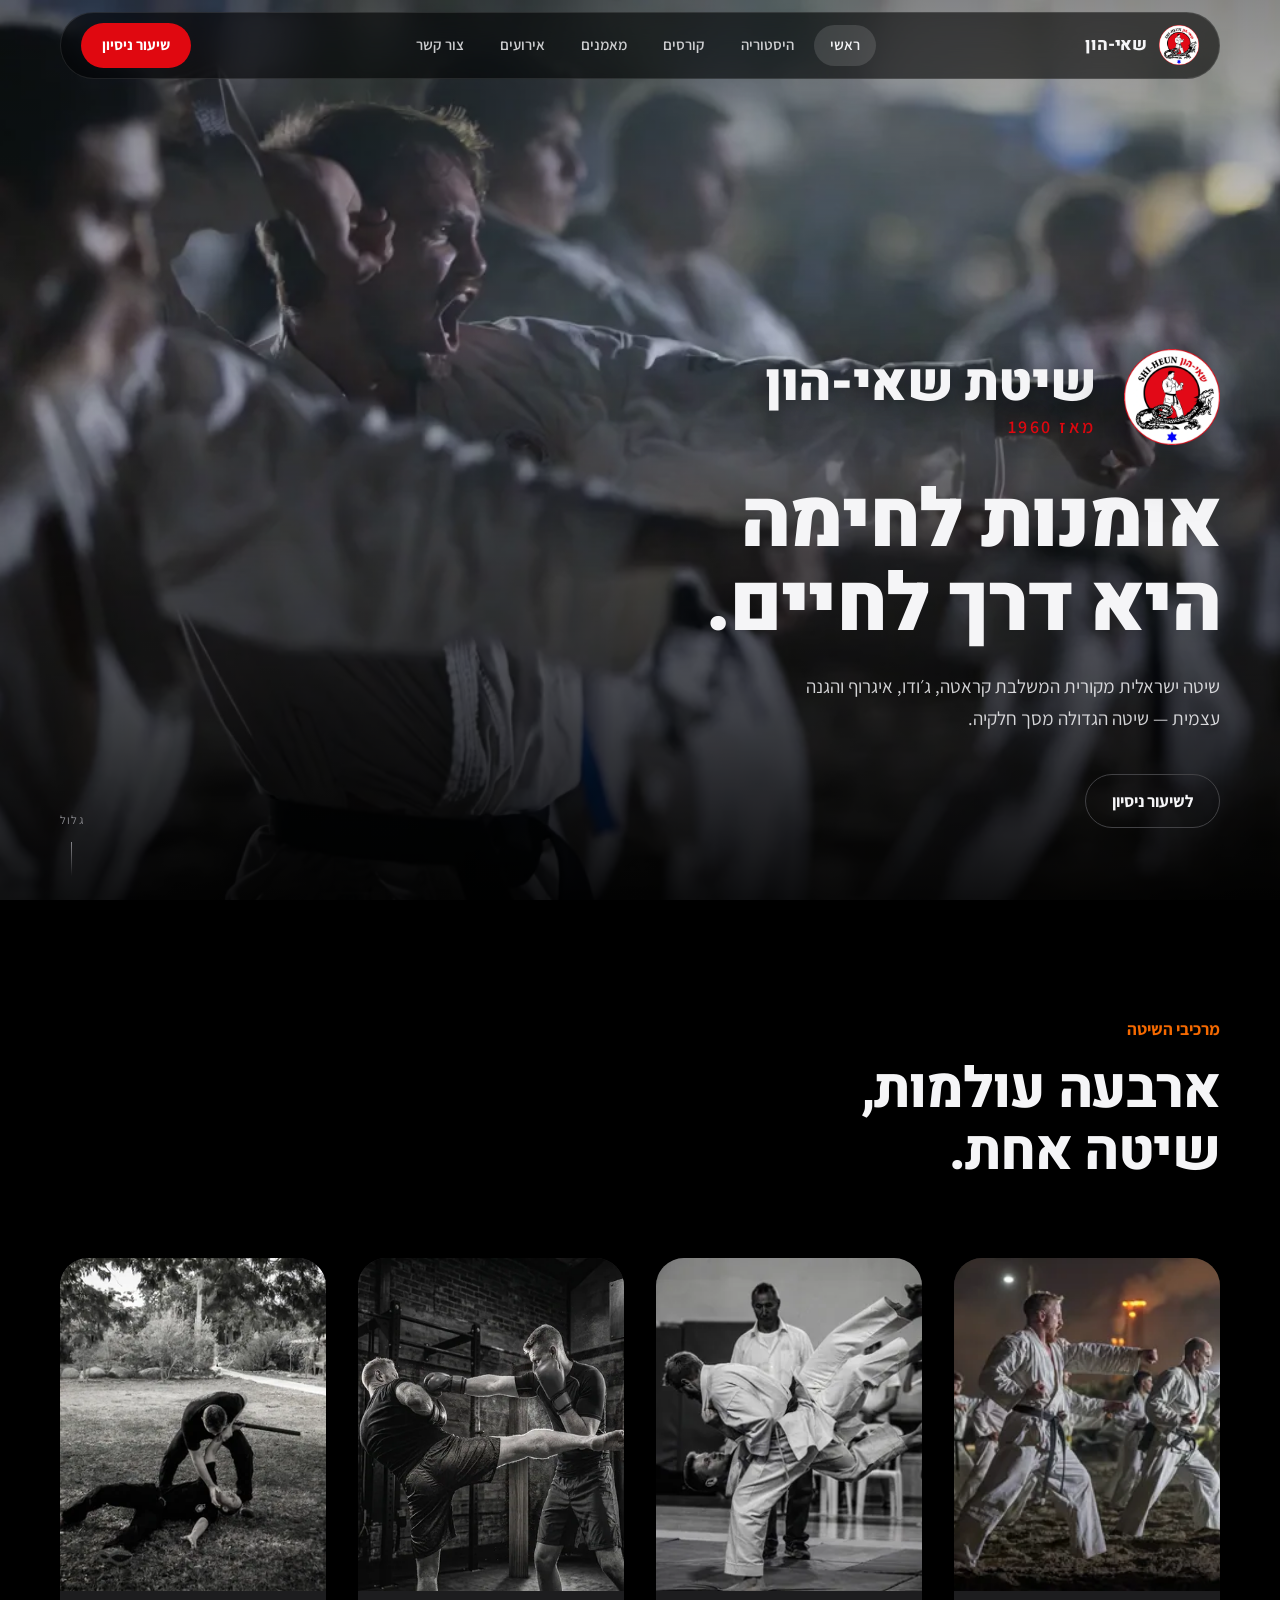
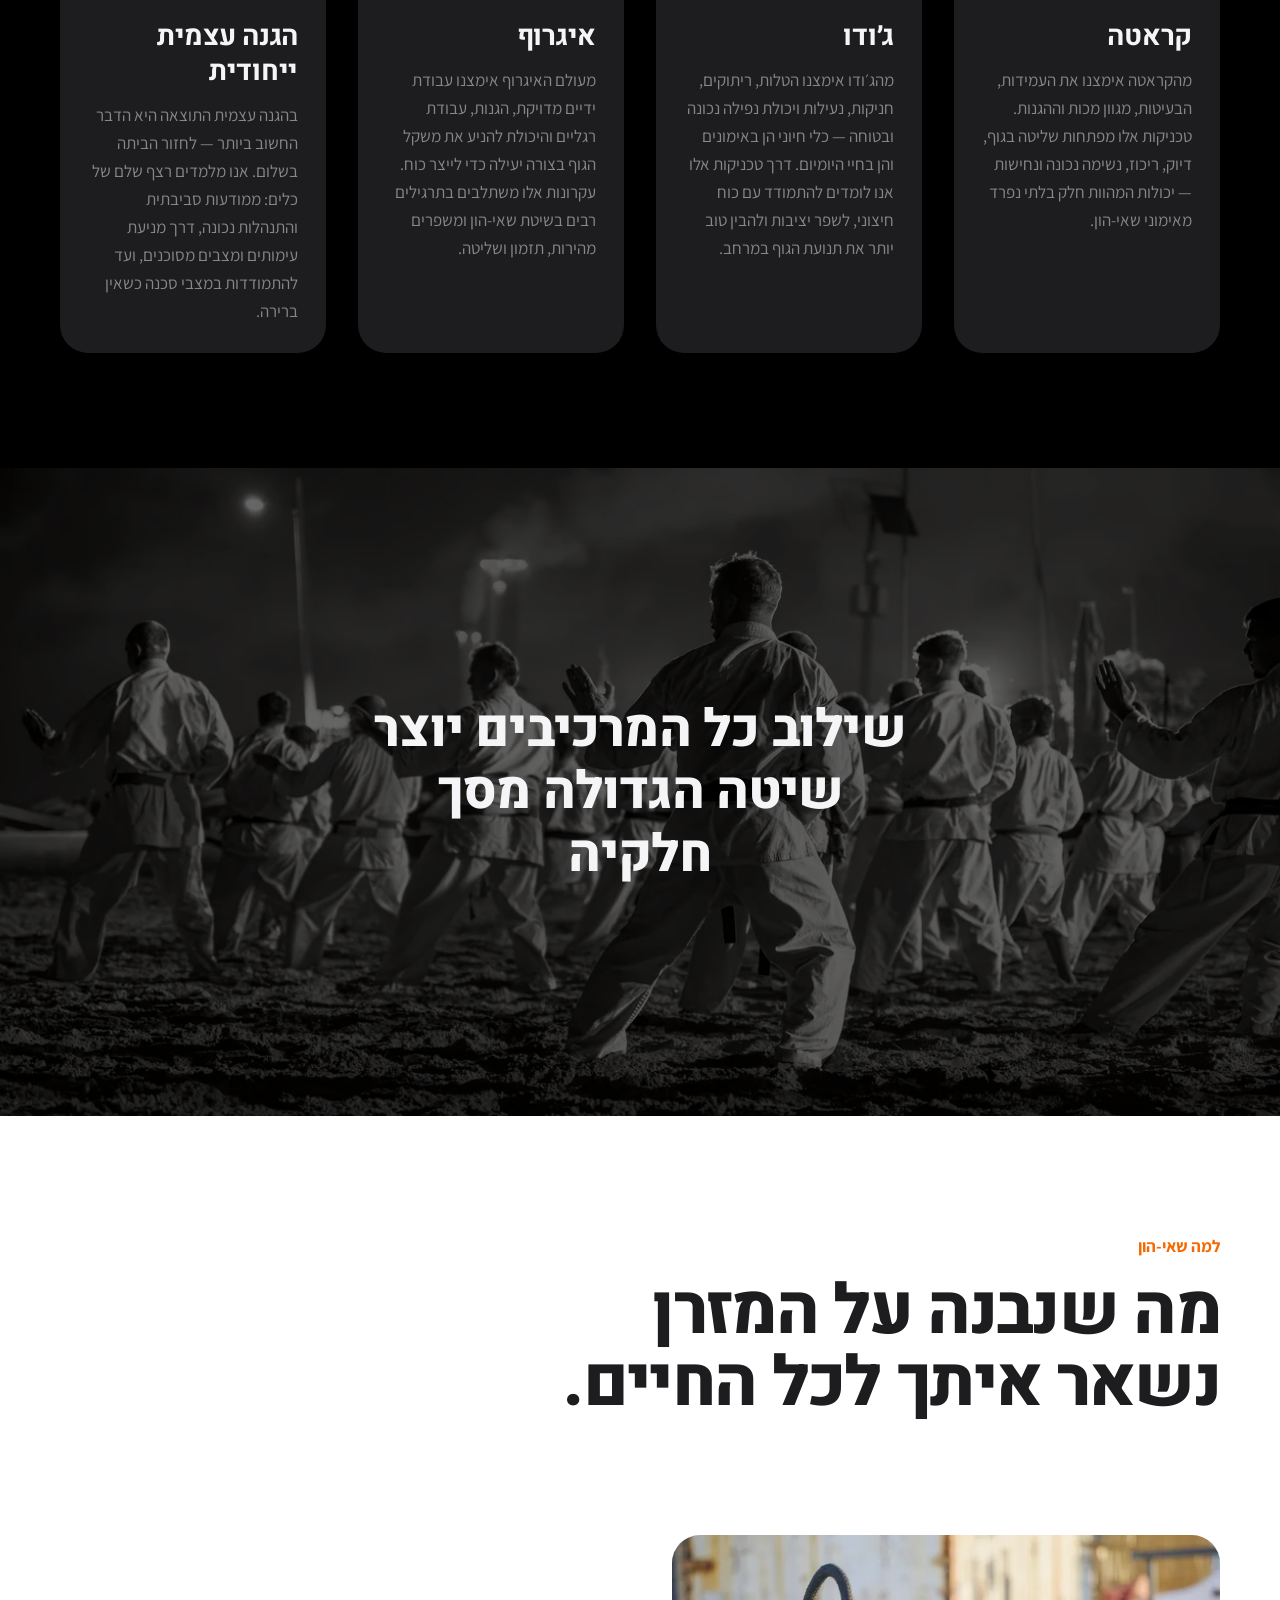
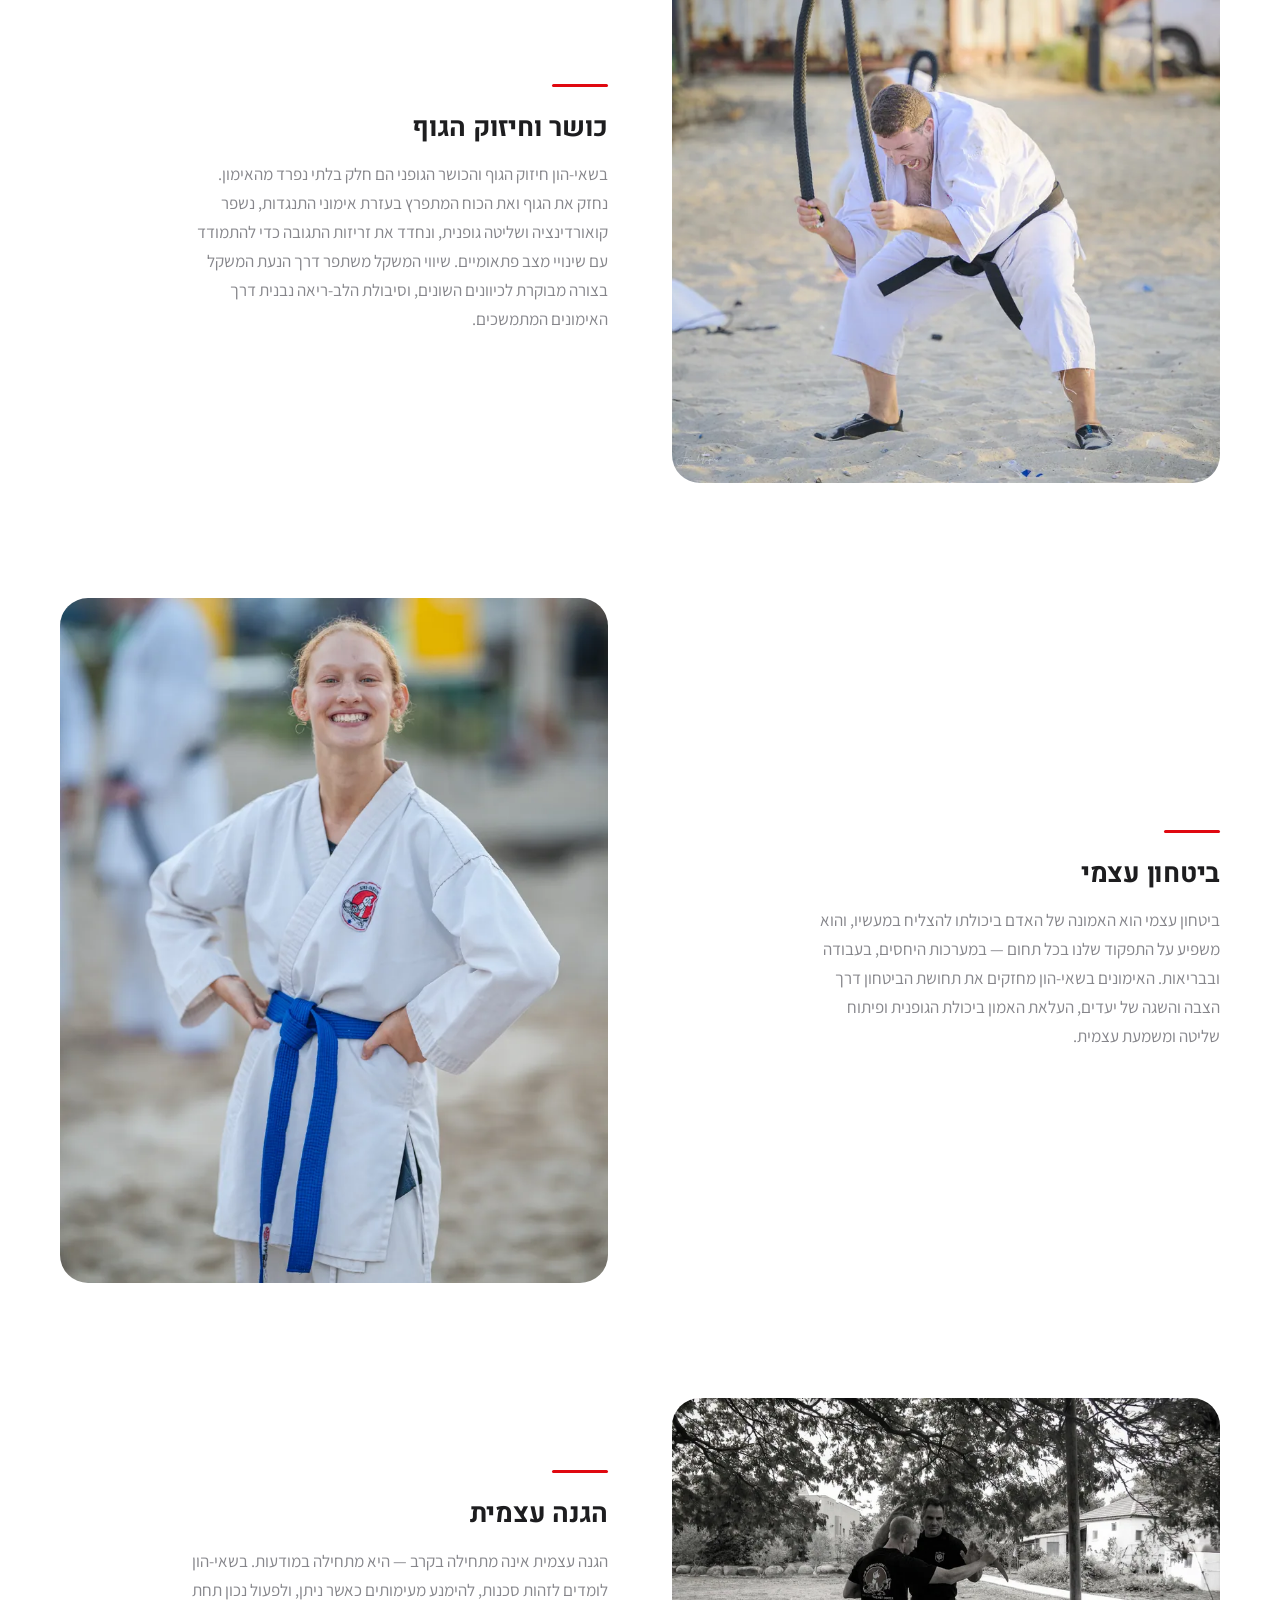
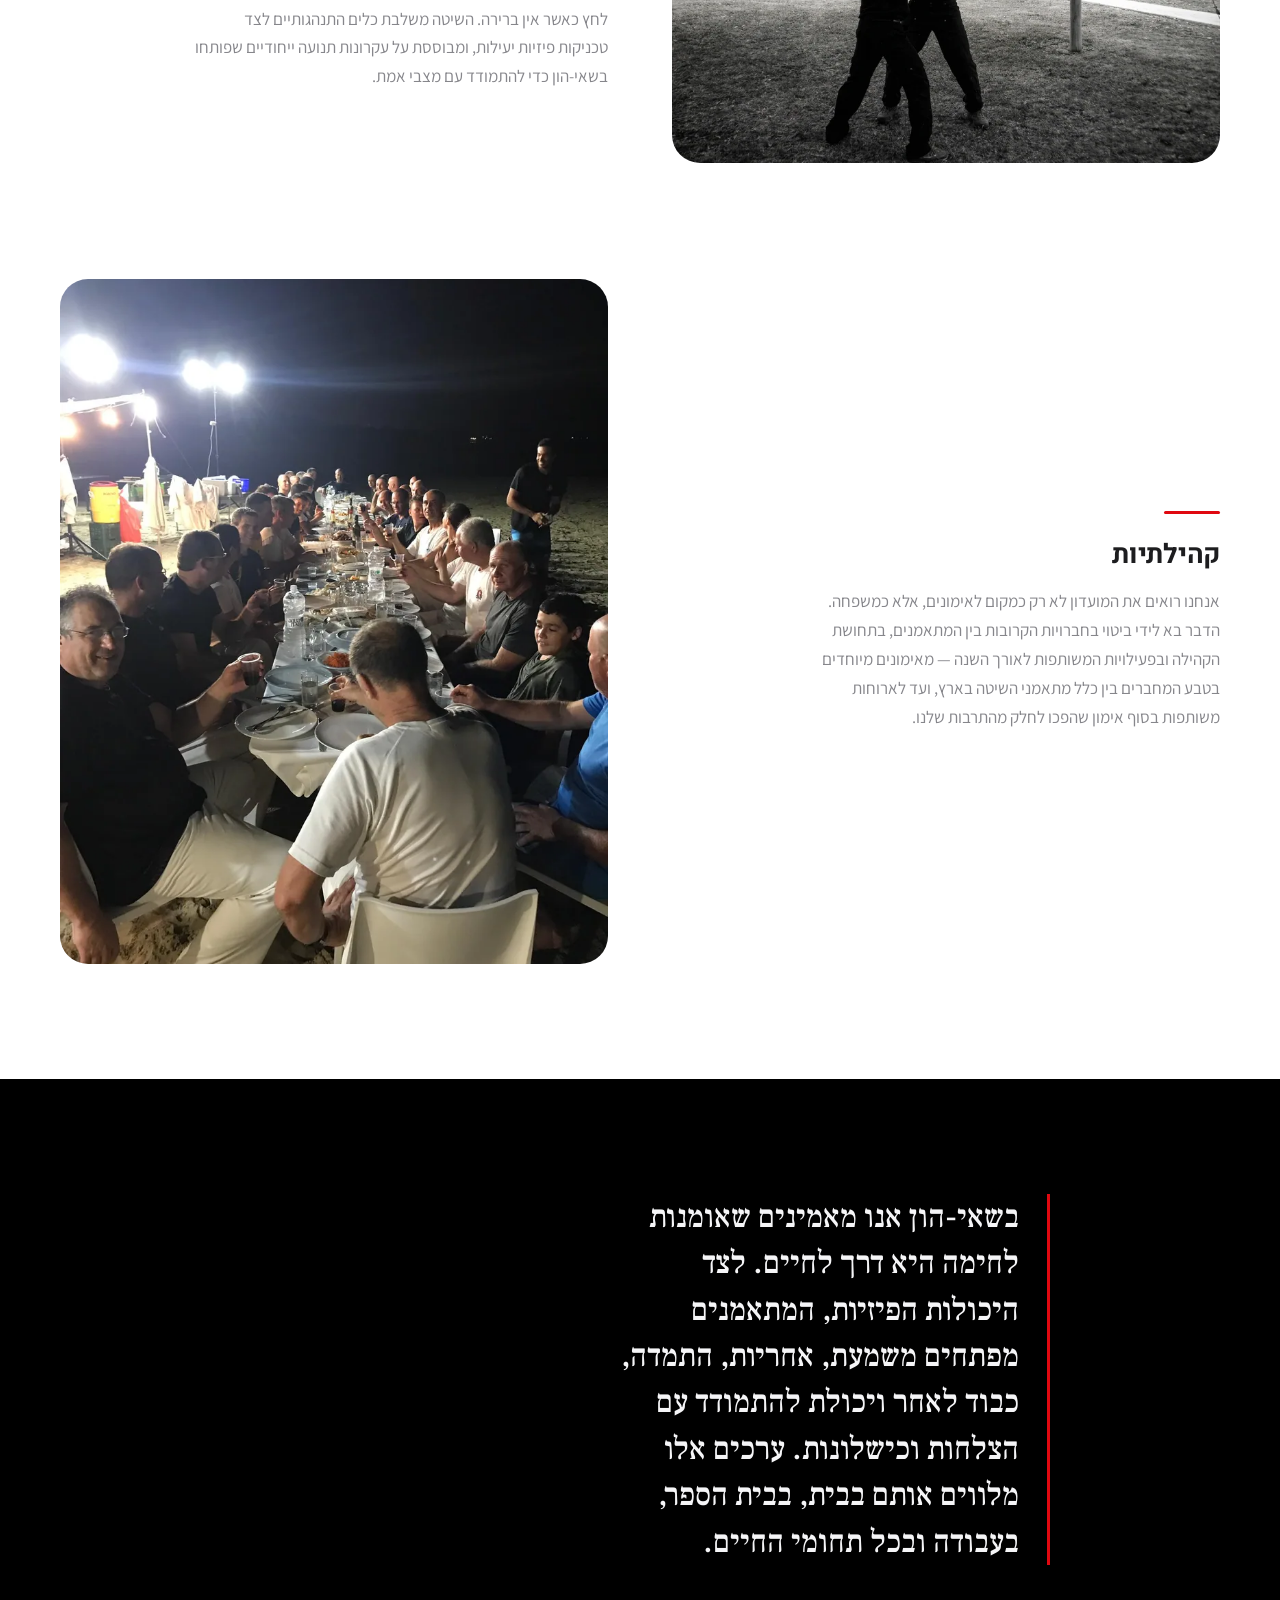
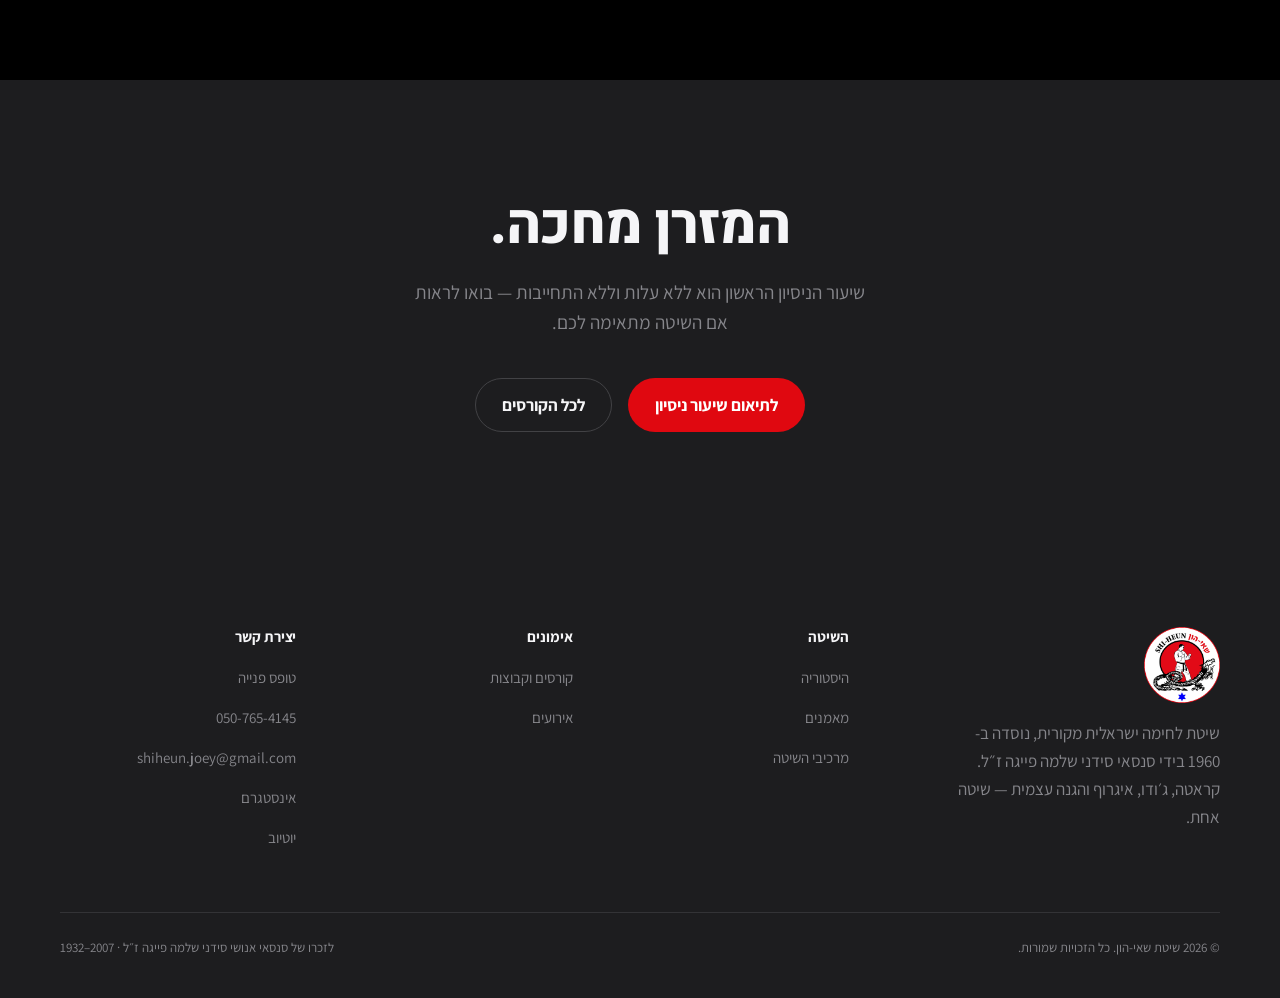
<file: index.html>
<!DOCTYPE html>
<html lang="he" dir="rtl">
<head>
<meta charset="utf-8">
<meta name="viewport" content="width=device-width, initial-scale=1">
<title>שאי-הון · שיטת לחימה ישראלית מקורית</title>
<meta name="description" content="שיטת שאי-הון — שיטת לחימה ישראלית מקורית שנוסדה ב-1960, המשלבת קראטה, ג׳ודו, איגרוף והגנה עצמית. אימונים לילדים, נוער ובוגרים.">
<meta name="theme-color" content="#000000">
<meta property="og:title" content="שאי-הון · שיטת לחימה ישראלית מקורית">
<meta property="og:description" content="שיטת שאי-הון — שיטת לחימה ישראלית מקורית שנוסדה ב-1960, המשלבת קראטה, ג׳ודו, איגרוף והגנה עצמית. אימונים לילדים, נוער ובוגרים.">
<meta property="og:type" content="website">
<meta property="og:locale" content="he_IL">
<meta property="og:image" content="https://www.shi-heun.com/assets/img/action/fire-defense-1280.webp">
<meta property="og:url" content="https://www.shi-heun.com/index.html">
<meta property="og:site_name" content="שיטת שאי-הון">
<meta name="robots" content="index, follow, max-image-preview:large, max-snippet:-1">
<link rel="canonical" href="https://www.shi-heun.com/index.html">
<link rel="icon" href="favicon.ico" sizes="any">
<link rel="icon" href="assets/img/brand/favicon-32.png" type="image/png">
<link rel="apple-touch-icon" href="assets/img/brand/favicon-180.png">
<link rel="preconnect" href="https://fonts.googleapis.com">
<link rel="preconnect" href="https://fonts.gstatic.com" crossorigin>
<link href="https://fonts.googleapis.com/css2?family=Heebo:wght@400;600;700;800;900&family=Assistant:wght@400;600;700&family=Frank+Ruhl+Libre:wght@400;500&display=swap" rel="stylesheet">
<link rel="stylesheet" href="assets/css/style.css">
<script type="application/ld+json">
{
  "@context": "https://schema.org",
  "@graph": [
    {
      "@type": "SportsActivityLocation",
      "@id": "https://www.shi-heun.com/#organization",
      "name": "שיטת שאי-הון",
      "alternateName": "Shi-Heun",
      "url": "https://www.shi-heun.com/",
      "description": "שיטת לחימה ישראלית מקורית שנוסדה ב-1960, המשלבת קרטה, ג׳ודו, איגרוף והגנה עצמית.",
      "foundingDate": "1960",
      "founder": {
        "@type": "Person",
        "name": "סידני שלמה פייגה"
      },
      "sport": "Martial Arts",
      "inLanguage": "he",
      "telephone": "+972507654145",
      "email": "shiheun.joey@gmail.com",
      "logo": "https://www.shi-heun.com/assets/img/brand/logo-512.png",
      "image": "https://www.shi-heun.com/assets/img/action/fire-defense-1280.webp",
      "sameAs": [
        "https://www.instagram.com/p/C9FxTw9I-Rl/",
        "https://www.youtube.com/@joey_shi-heun7309"
      ],
      "areaServed": {
        "@type": "Country",
        "name": "IL"
      },
      "knowsAbout": [
        "קראטה",
        "ג׳ודו",
        "איגרוף",
        "הגנה עצמית",
        "ביטחון עצמי",
        "אומנויות לחימה"
      ]
    },
    {
      "@type": "WebSite",
      "@id": "https://www.shi-heun.com/#website",
      "url": "https://www.shi-heun.com/",
      "name": "שיטת שאי-הון",
      "inLanguage": "he",
      "publisher": {
        "@id": "https://www.shi-heun.com/#organization"
      }
    },
    {
      "@type": "WebPage",
      "@id": "https://www.shi-heun.com/index.html",
      "url": "https://www.shi-heun.com/index.html",
      "name": "שאי-הון · שיטת לחימה ישראלית מקורית",
      "description": "שיטת שאי-הון — שיטת לחימה ישראלית מקורית שנוסדה ב-1960, המשלבת קראטה, ג׳ודו, איגרוף והגנה עצמית. אימונים לילדים, נוער ובוגרים.",
      "inLanguage": "he",
      "isPartOf": {
        "@id": "https://www.shi-heun.com/#website"
      },
      "about": {
        "@id": "https://www.shi-heun.com/#organization"
      },
      "breadcrumb": {
        "@type": "BreadcrumbList",
        "itemListElement": [
          {
            "@type": "ListItem",
            "position": 1,
            "name": "ראשי",
            "item": "https://www.shi-heun.com/"
          }
        ]
      }
    }
  ]
}
</script>
</head>
<body>
<a class="skip-link" href="#main">דילוג לתוכן הראשי</a>
<div class="nav-shell">
  <nav class="nav" aria-label="ניווט ראשי">
    <a class="nav__brand" href="index.html">
      <img src="assets/img/brand/logo-128.png" width="40" height="40" alt="סמל שיטת שאי-הון">
      <span>שאי-הון</span>
    </a>
    <button class="nav__toggle" type="button" aria-label="תפריט" aria-expanded="false" aria-controls="nav-links">
      <span></span><span></span><span></span>
    </button>
    <div class="nav__links" id="nav-links">
      <a href="index.html" aria-current="page">ראשי</a><a href="history.html">היסטוריה</a><a href="courses.html">קורסים</a><a href="coaches.html">מאמנים</a><a href="events.html">אירועים</a><a href="contact.html">צור קשר</a>
    </div>
    <a class="btn btn--primary nav__cta" href="contact.html">שיעור ניסיון</a>
  </nav>
</div>
<main id="main">

<section class="hero">
  <div class="hero__media">
    <video id="hero-video" class="hero-clip" autoplay muted playsinline preload="auto"
           poster="assets/video/kiai-poster.webp">
      <source src="assets/video/kiai-short.mp4" type="video/mp4" media="(max-width:640px)">
      <source src="assets/video/kiai.mp4" type="video/mp4">
    </video>
  </div>
  <div class="hero__scrim"></div>
  <div class="hero__inner wrap">
    <div class="hero__brand">
      <img class="hero__brand-mark" src="assets/img/brand/logo-512.webp" width="512" height="512"
           alt="סמל שיטת שאי-הון" fetchpriority="high" decoding="async">
      <p class="hero__brand-name">שיטת שאי-הון<span class="hero__brand-since">מאז <span class="ltr">1960</span></span></p>
    </div>
    <h1 class="hero-title">אומנות לחימה<br>היא דרך לחיים.</h1>
    <p class="hero__sub">שיטה ישראלית מקורית המשלבת קראטה, ג׳ודו, איגרוף והגנה עצמית — שיטה הגדולה מסך חלקיה.</p>
    <div class="hero__actions">
      <a class="btn btn--ghost" href="contact.html">לשיעור ניסיון</a>
    </div>
  </div>
  <div class="hero__scroll" aria-hidden="true">גלול</div>
</section>

<section class="stage section" id="components">
  <div class="wrap">
    <header class="reveal" style="max-width:52ch">
      <p class="eyebrow">מרכיבי השיטה</p>
      <h2 class="display">ארבעה עולמות,<br>שיטה אחת.</h2>
    </header>
    <div class="grid grid--4" style="margin-block-start:var(--s76)">
        <article class="card reveal" data-delay="0">
          <div class="card__media"><img src="assets/img/action/karate-main-2560.webp" srcset="assets/img/action/karate-main-480.webp 480w, assets/img/action/karate-main-800.webp 800w, assets/img/action/karate-main-1280.webp 1280w, assets/img/action/karate-main-1920.webp 1920w, assets/img/action/karate-main-2560.webp 2560w" sizes="(max-width:640px) 92vw, (max-width:1100px) 46vw, 24vw" width="7277" height="3967" alt="קראטה" loading="lazy" decoding="async"></div>
          <div class="card__body">
            <h3>קראטה</h3>
            <p>מהקראטה אימצנו את העמידות, הבעיטות, מגוון מכות וההגנות. טכניקות אלו מפתחות שליטה בגוף, דיוק, ריכוז, נשימה נכונה ונחישות — יכולות המהוות חלק בלתי נפרד מאימוני שאי-הון.</p>
          </div>
        </article>
        <article class="card reveal" data-delay="1">
          <div class="card__media"><img src="assets/img/action/judo-main-1264.webp" srcset="assets/img/action/judo-main-480.webp 480w, assets/img/action/judo-main-800.webp 800w, assets/img/action/judo-main-1264.webp 1264w" sizes="(max-width:640px) 92vw, (max-width:1100px) 46vw, 24vw" width="1264" height="842" alt="ג׳ודו" loading="lazy" decoding="async"></div>
          <div class="card__body">
            <h3>ג׳ודו</h3>
            <p>מהג׳ודו אימצנו הטלות, ריתוקים, חניקות, נעילות ויכולת נפילה נכונה ובטוחה — כלי חיוני הן באימונים והן בחיי היומיום. דרך טכניקות אלו אנו לומדים להתמודד עם כוח חיצוני, לשפר יציבות ולהבין טוב יותר את תנועת הגוף במרחב.</p>
          </div>
        </article>
        <article class="card reveal" data-delay="2">
          <div class="card__media"><img src="assets/img/action/boxing-spar-800.webp" srcset="assets/img/action/boxing-spar-480.webp 480w, assets/img/action/boxing-spar-800.webp 800w" sizes="(max-width:640px) 92vw, (max-width:1100px) 46vw, 24vw" width="1024" height="1024" alt="איגרוף" loading="lazy" decoding="async" class="focal-near-start"></div>
          <div class="card__body">
            <h3>איגרוף</h3>
            <p>מעולם האיגרוף אימצנו עבודת ידיים מדויקת, הגנות, עבודת רגליים והיכולת להניע את משקל הגוף בצורה יעילה כדי לייצר כוח. עקרונות אלו משתלבים בתרגילים רבים בשיטת שאי-הון ומשפרים מהירות, תזמון ושליטה.</p>
          </div>
        </article>
        <article class="card reveal" data-delay="3">
          <div class="card__media"><img src="assets/img/action/defense-stick-1196.webp" srcset="assets/img/action/defense-stick-480.webp 480w, assets/img/action/defense-stick-800.webp 800w, assets/img/action/defense-stick-1196.webp 1196w" sizes="(max-width:640px) 92vw, (max-width:1100px) 46vw, 24vw" width="1196" height="896" alt="הגנה עצמית ייחודית" loading="lazy" decoding="async"></div>
          <div class="card__body">
            <h3>הגנה עצמית ייחודית</h3>
            <p>בהגנה עצמית התוצאה היא הדבר החשוב ביותר — לחזור הביתה בשלום. אנו מלמדים רצף שלם של כלים: ממודעות סביבתית והתנהלות נכונה, דרך מניעת עימותים ומצבים מסוכנים, ועד להתמודדות במצבי סכנה כשאין ברירה.</p>
          </div>
        </article>
    </div>
  </div>
</section>

<section class="statement">
  <img src="assets/img/action/kokutsu-night-2560.webp" srcset="assets/img/action/kokutsu-night-480.webp 480w, assets/img/action/kokutsu-night-800.webp 800w, assets/img/action/kokutsu-night-1280.webp 1280w, assets/img/action/kokutsu-night-1920.webp 1920w, assets/img/action/kokutsu-night-2560.webp 2560w" sizes="100vw" width="8007" height="3967" alt="מתאמני שאי-הון בעמידת קוקוצו-דאצ׳י באימון לילה על החוף" loading="lazy" decoding="async">
  <div class="statement__scrim"></div>
  <p class="reveal">שילוב כל המרכיבים יוצר שיטה הגדולה מסך חלקיה</p>
</section>

<section class="band section">
  <div class="wrap">
    <header class="reveal" style="max-width:900px">
      <p class="eyebrow">למה שאי-הון</p>
      <h2 class="display why__title">מה שנבנה על המזרן<br>נשאר איתך לכל החיים.</h2>
    </header>
      <div class="split  reveal" style="margin-block-start:var(--section-gap)">
        <div class="split__media split__media--square"><img src="assets/img/action/rope-pull-2560.webp" srcset="assets/img/action/rope-pull-480.webp 480w, assets/img/action/rope-pull-800.webp 800w, assets/img/action/rope-pull-1280.webp 1280w, assets/img/action/rope-pull-1920.webp 1920w, assets/img/action/rope-pull-2560.webp 2560w" sizes="(max-width:860px) 92vw, 46vw" width="5504" height="5370" alt="כושר וחיזוק הגוף" loading="lazy" decoding="async"></div>
        <div>
          <div class="belt"></div>
          <h3 class="why__h">כושר וחיזוק הגוף</h3>
          <p class="why__p" style="margin-block-start:var(--s16)">בשאי-הון חיזוק הגוף והכושר הגופני הם חלק בלתי נפרד מהאימון. נחזק את הגוף ואת הכוח המתפרץ בעזרת אימוני התנגדות, נשפר קואורדינציה ושליטה גופנית, ונחדד את זריזות התגובה כדי להתמודד עם שינויי מצב פתאומיים. שיווי המשקל משתפר דרך הנעת המשקל בצורה מבוקרת לכיוונים השונים, וסיבולת הלב-ריאה נבנית דרך האימונים המתמשכים.</p>
        </div>
      </div>
      <div class="split split--reverse reveal" style="margin-block-start:var(--section-gap)">
        <div class="split__media split__media--tall"><img src="assets/img/action/blue-belt-portrait-2560.webp" srcset="assets/img/action/blue-belt-portrait-480.webp 480w, assets/img/action/blue-belt-portrait-800.webp 800w, assets/img/action/blue-belt-portrait-1280.webp 1280w, assets/img/action/blue-belt-portrait-1920.webp 1920w, assets/img/action/blue-belt-portrait-2560.webp 2560w" sizes="(max-width:860px) 92vw, 46vw" width="5504" height="8256" alt="ביטחון עצמי" loading="lazy" decoding="async"></div>
        <div>
          <div class="belt"></div>
          <h3 class="why__h">ביטחון עצמי</h3>
          <p class="why__p" style="margin-block-start:var(--s16)">ביטחון עצמי הוא האמונה של האדם ביכולתו להצליח במעשיו, והוא משפיע על התפקוד שלנו בכל תחום — במערכות היחסים, בעבודה ובבריאות. האימונים בשאי-הון מחזקים את תחושת הביטחון דרך הצבה והשגה של יעדים, העלאת האמון ביכולת הגופנית ופיתוח שליטה ומשמעת עצמית.</p>
        </div>
      </div>
      <div class="split  reveal" style="margin-block-start:var(--section-gap)">
        <div class="split__media split__media--wide"><img src="assets/img/action/defense-knife-1195.webp" srcset="assets/img/action/defense-knife-480.webp 480w, assets/img/action/defense-knife-800.webp 800w, assets/img/action/defense-knife-1195.webp 1195w" sizes="(max-width:860px) 92vw, 46vw" width="1195" height="896" alt="הגנה עצמית" loading="lazy" decoding="async"></div>
        <div>
          <div class="belt"></div>
          <h3 class="why__h">הגנה עצמית</h3>
          <p class="why__p" style="margin-block-start:var(--s16)">הגנה עצמית אינה מתחילה בקרב — היא מתחילה במודעות. בשאי-הון לומדים לזהות סכנות, להימנע מעימותים כאשר ניתן, ולפעול נכון תחת לחץ כאשר אין ברירה. השיטה משלבת כלים התנהגותיים לצד טכניקות פיזיות יעילות, ומבוססת על עקרונות תנועה ייחודיים שפותחו בשאי-הון כדי להתמודד עם מצבי אמת.</p>
        </div>
      </div>
      <div class="split split--reverse reveal" style="margin-block-start:var(--section-gap)">
        <div class="split__media split__media--tall"><img src="assets/img/action/community-table-1200.webp" srcset="assets/img/action/community-table-480.webp 480w, assets/img/action/community-table-800.webp 800w, assets/img/action/community-table-1200.webp 1200w" sizes="(max-width:860px) 92vw, 46vw" width="1200" height="1600" alt="קהילתיות" loading="lazy" decoding="async"></div>
        <div>
          <div class="belt"></div>
          <h3 class="why__h">קהילתיות</h3>
          <p class="why__p" style="margin-block-start:var(--s16)">אנחנו רואים את המועדון לא רק כמקום לאימונים, אלא כמשפחה. הדבר בא לידי ביטוי בחברויות הקרובות בין המתאמנים, בתחושת הקהילה ובפעילויות המשותפות לאורך השנה — מאימונים מיוחדים בטבע המחברים בין כלל מתאמני השיטה בארץ, ועד לארוחות משותפות בסוף אימון שהפכו לחלק מהתרבות שלנו.</p>
        </div>
      </div>
  </div>
</section>

<section class="stage section">
  <div class="wrap wrap--narrow">
    <blockquote class="pullquote reveal">
      בשאי-הון אנו מאמינים שאומנות לחימה היא דרך לחיים. לצד היכולות הפיזיות, המתאמנים מפתחים משמעת, אחריות, התמדה, כבוד לאחר ויכולת להתמודד עם הצלחות וכישלונות. ערכים אלו מלווים אותם בבית, בבית הספר, בעבודה ובכל תחומי החיים.
    </blockquote>
  </div>
</section>

<section class="stage--obsidian stage section closer">
  <div class="wrap">
    <div class="reveal">
      <h2 class="display">המזרן מחכה.</h2>
      <p class="lede">שיעור הניסיון הראשון הוא ללא עלות וללא התחייבות — בואו לראות אם השיטה מתאימה לכם.</p>
      <div class="hero__actions">
        <a class="btn btn--primary" href="contact.html">לתיאום שיעור ניסיון</a>
        <a class="btn btn--ghost" href="courses.html">לכל הקורסים</a>
      </div>
    </div>
  </div>
</section>
</main>
<footer class="footer">
  <div class="wrap">
    <div class="footer__top">
      <div class="footer__brand">
        <img src="assets/img/brand/logo-256.png" width="76" height="76" alt="סמל שיטת שאי-הון">
        <p class="muted" style="max-width:34ch">שיטת לחימה ישראלית מקורית, נוסדה ב-<span class="ltr">1960</span> בידי סנסאי סידני שלמה פייגה ז״ל. קראטה, ג׳ודו, איגרוף והגנה עצמית — שיטה אחת.</p>
      </div>
      <div>
        <h4>השיטה</h4>
        <ul>
          <li><a href="history.html">היסטוריה</a></li>
          <li><a href="coaches.html">מאמנים</a></li>
          <li><a href="index.html#components">מרכיבי השיטה</a></li>
        </ul>
      </div>
      <div>
        <h4>אימונים</h4>
        <ul>
          <li><a href="courses.html">קורסים וקבוצות</a></li>
          <li><a href="events.html">אירועים</a></li>
        </ul>
      </div>
      <div>
        <h4>יצירת קשר</h4>
        <ul>
          <li><a href="contact.html">טופס פנייה</a></li>
          <li><a href="tel:+972507654145"><span class="ltr">050-765-4145</span></a></li>
          <li><a href="mailto:shiheun.joey@gmail.com">shiheun.joey@gmail.com</a></li>
        </ul>
        <ul class="footer__social">
          <li><a href="https://www.instagram.com/p/C9FxTw9I-Rl/" target="_blank" rel="noopener">אינסטגרם</a></li>
          <li><a href="https://www.youtube.com/@joey_shi-heun7309" target="_blank" rel="noopener">יוטיוב</a></li>
        </ul>
      </div>
    </div>
    <div class="footer__legal">
      <span>© <span data-year></span> שיטת שאי-הון. כל הזכויות שמורות.</span>
      <span>לזכרו של סנסאי אנושי סידני שלמה פייגה ז״ל · <span class="ltr">1932–2007</span></span>
    </div>
  </div>
</footer>
<script src="assets/js/app.js"></script>
</body>
</html>
</file>
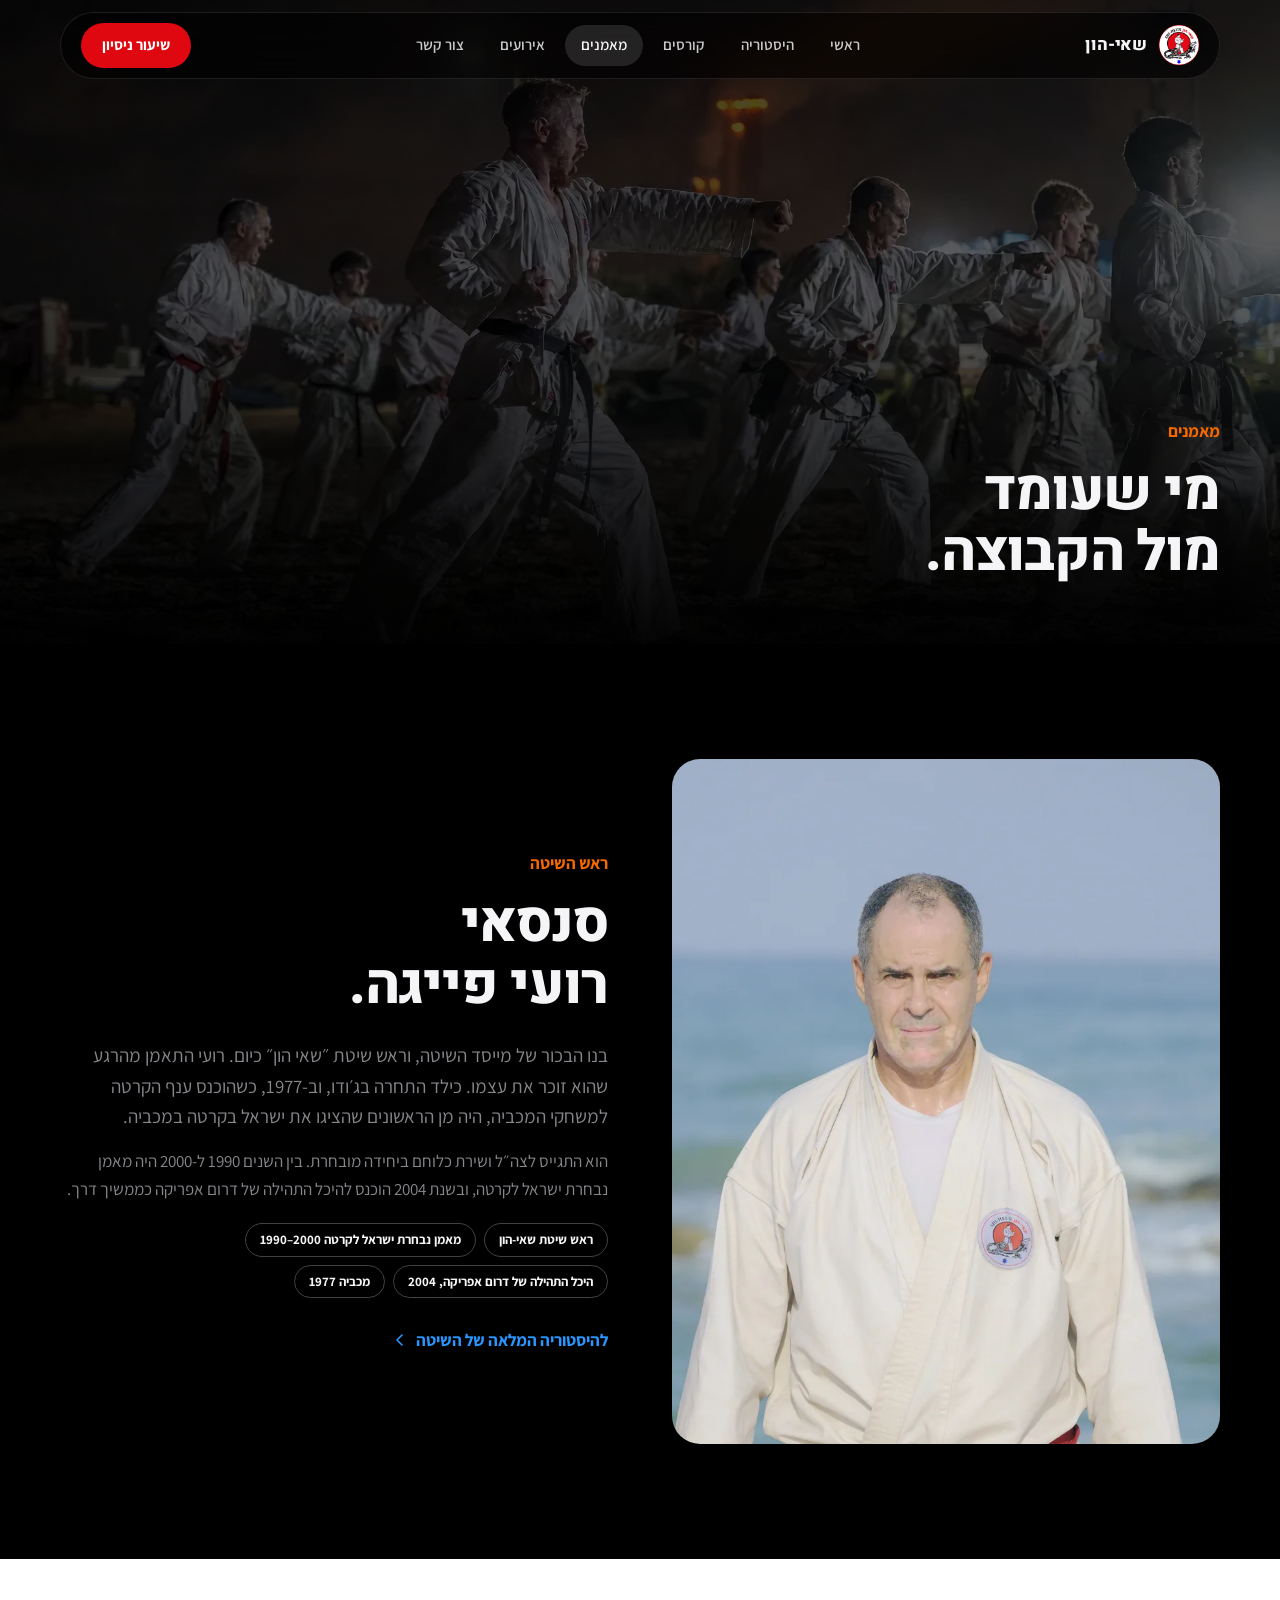
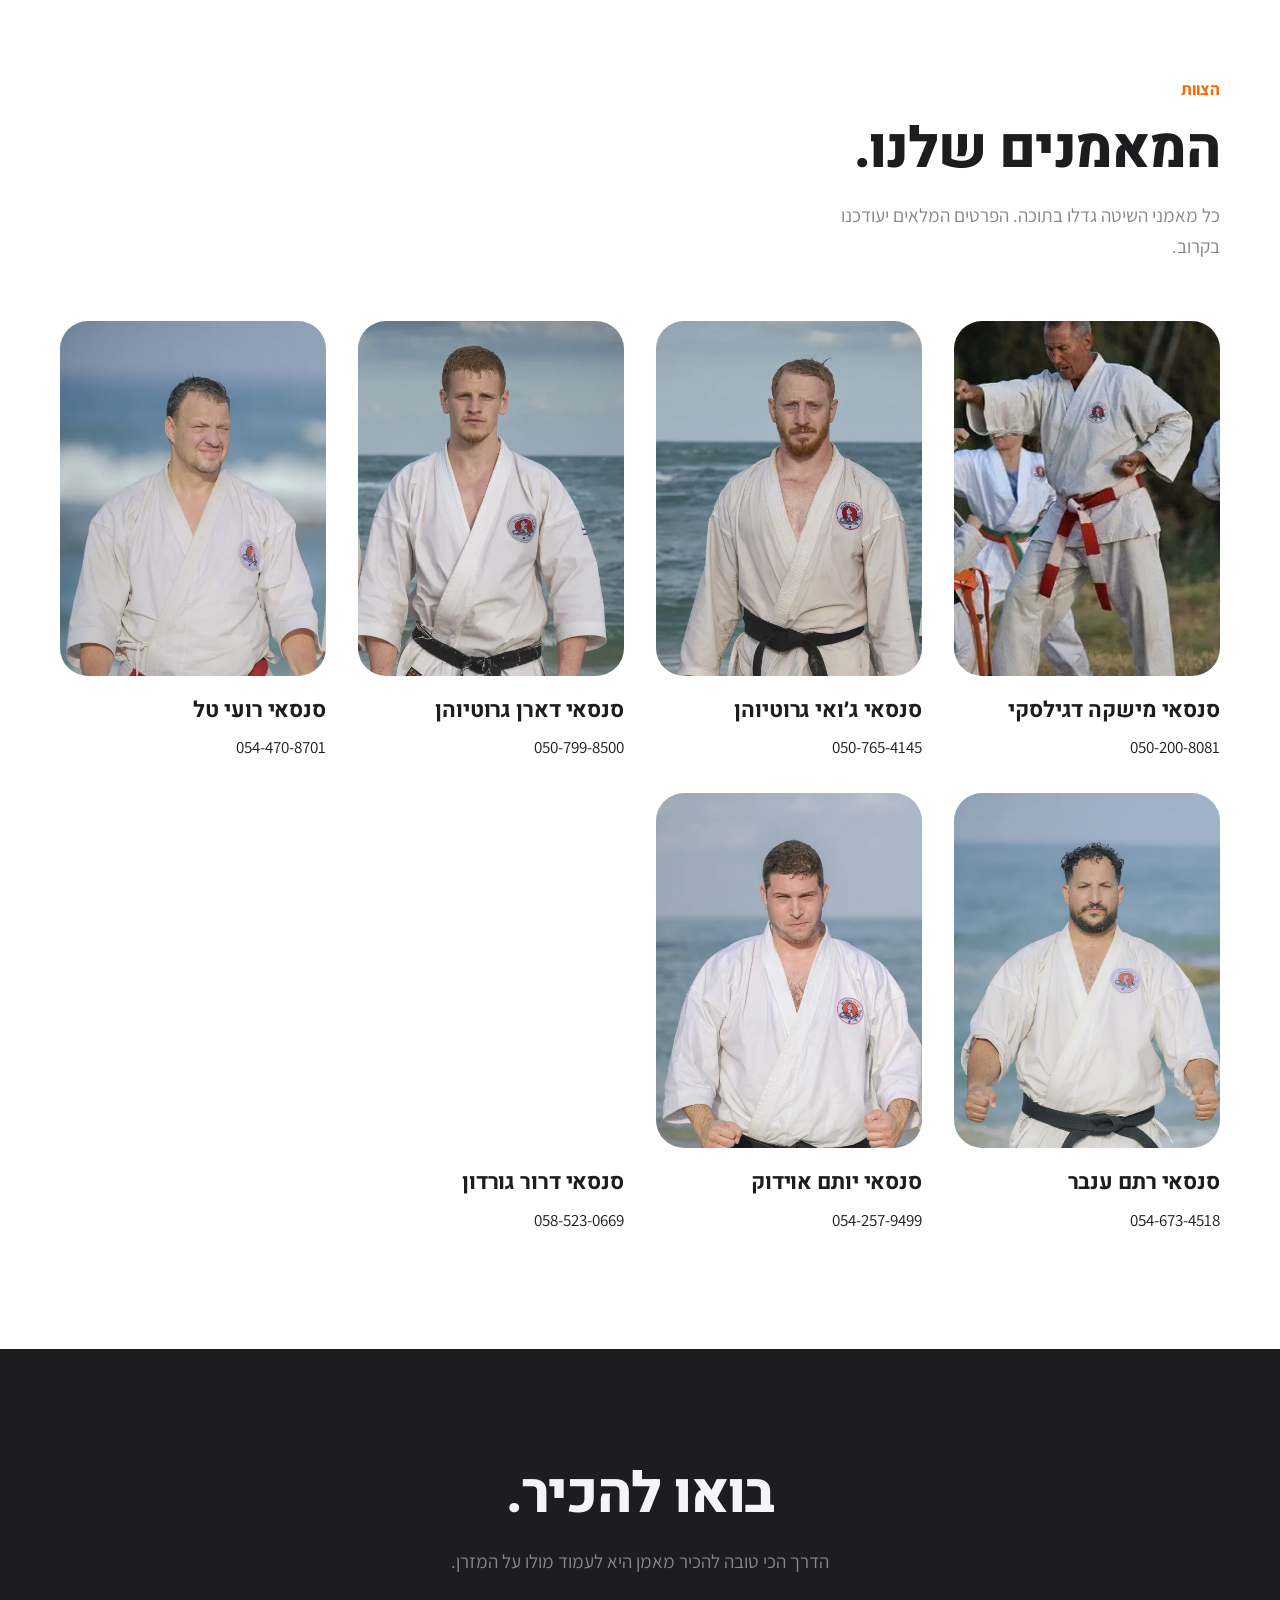
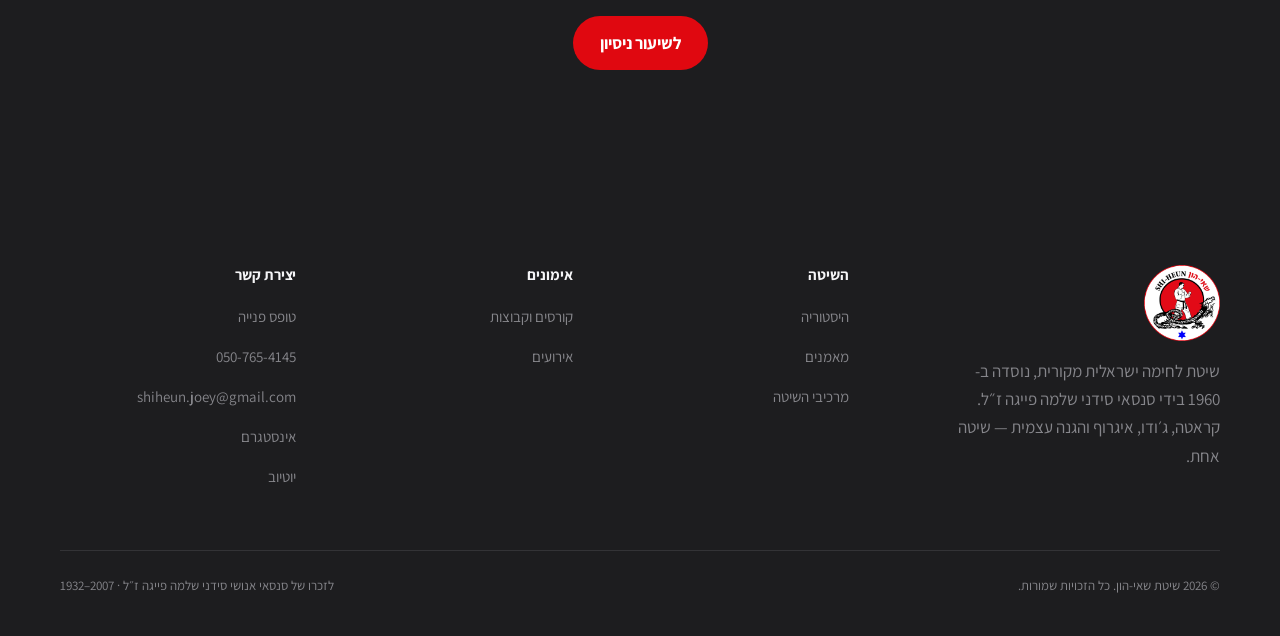
<file: coaches.html>
<!DOCTYPE html>
<html lang="he" dir="rtl">
<head>
<meta charset="utf-8">
<meta name="viewport" content="width=device-width, initial-scale=1">
<title>מאמנים · שיטת שאי-הון</title>
<meta name="description" content="צוות המאמנים של שיטת שאי-הון, בראשות סנסאי רועי פייגה — ראש השיטה, מאמן נבחרת ישראל לקרטה לשעבר וחבר היכל התהילה של דרום אפריקה.">
<meta name="theme-color" content="#000000">
<meta property="og:title" content="מאמנים · שיטת שאי-הון">
<meta property="og:description" content="צוות המאמנים של שיטת שאי-הון, בראשות סנסאי רועי פייגה — ראש השיטה, מאמן נבחרת ישראל לקרטה לשעבר וחבר היכל התהילה של דרום אפריקה.">
<meta property="og:type" content="website">
<meta property="og:locale" content="he_IL">
<meta property="og:image" content="https://www.shi-heun.com/assets/img/action/fire-defense-1280.webp">
<meta property="og:url" content="https://www.shi-heun.com/coaches.html">
<meta property="og:site_name" content="שיטת שאי-הון">
<meta name="robots" content="index, follow, max-image-preview:large, max-snippet:-1">
<link rel="canonical" href="https://www.shi-heun.com/coaches.html">
<link rel="icon" href="favicon.ico" sizes="any">
<link rel="icon" href="assets/img/brand/favicon-32.png" type="image/png">
<link rel="apple-touch-icon" href="assets/img/brand/favicon-180.png">
<link rel="preconnect" href="https://fonts.googleapis.com">
<link rel="preconnect" href="https://fonts.gstatic.com" crossorigin>
<link href="https://fonts.googleapis.com/css2?family=Heebo:wght@400;600;700;800;900&family=Assistant:wght@400;600;700&family=Frank+Ruhl+Libre:wght@400;500&display=swap" rel="stylesheet">
<link rel="stylesheet" href="assets/css/style.css">
<script type="application/ld+json">
{
  "@context": "https://schema.org",
  "@graph": [
    {
      "@type": "SportsActivityLocation",
      "@id": "https://www.shi-heun.com/#organization",
      "name": "שיטת שאי-הון",
      "alternateName": "Shi-Heun",
      "url": "https://www.shi-heun.com/",
      "description": "שיטת לחימה ישראלית מקורית שנוסדה ב-1960, המשלבת קרטה, ג׳ודו, איגרוף והגנה עצמית.",
      "foundingDate": "1960",
      "founder": {
        "@type": "Person",
        "name": "סידני שלמה פייגה"
      },
      "sport": "Martial Arts",
      "inLanguage": "he",
      "telephone": "+972507654145",
      "email": "shiheun.joey@gmail.com",
      "logo": "https://www.shi-heun.com/assets/img/brand/logo-512.png",
      "image": "https://www.shi-heun.com/assets/img/action/fire-defense-1280.webp",
      "sameAs": [
        "https://www.instagram.com/p/C9FxTw9I-Rl/",
        "https://www.youtube.com/@joey_shi-heun7309"
      ],
      "areaServed": {
        "@type": "Country",
        "name": "IL"
      },
      "knowsAbout": [
        "קראטה",
        "ג׳ודו",
        "איגרוף",
        "הגנה עצמית",
        "ביטחון עצמי",
        "אומנויות לחימה"
      ]
    },
    {
      "@type": "WebSite",
      "@id": "https://www.shi-heun.com/#website",
      "url": "https://www.shi-heun.com/",
      "name": "שיטת שאי-הון",
      "inLanguage": "he",
      "publisher": {
        "@id": "https://www.shi-heun.com/#organization"
      }
    },
    {
      "@type": "WebPage",
      "@id": "https://www.shi-heun.com/coaches.html",
      "url": "https://www.shi-heun.com/coaches.html",
      "name": "מאמנים · שיטת שאי-הון",
      "description": "צוות המאמנים של שיטת שאי-הון, בראשות סנסאי רועי פייגה — ראש השיטה, מאמן נבחרת ישראל לקרטה לשעבר וחבר היכל התהילה של דרום אפריקה.",
      "inLanguage": "he",
      "isPartOf": {
        "@id": "https://www.shi-heun.com/#website"
      },
      "about": {
        "@id": "https://www.shi-heun.com/#organization"
      },
      "breadcrumb": {
        "@type": "BreadcrumbList",
        "itemListElement": [
          {
            "@type": "ListItem",
            "position": 1,
            "name": "ראשי",
            "item": "https://www.shi-heun.com/"
          },
          {
            "@type": "ListItem",
            "position": 2,
            "name": "מאמנים",
            "item": "https://www.shi-heun.com/coaches.html"
          }
        ]
      }
    }
  ]
}
</script>
</head>
<body>
<a class="skip-link" href="#main">דילוג לתוכן הראשי</a>
<div class="nav-shell">
  <nav class="nav" aria-label="ניווט ראשי">
    <a class="nav__brand" href="index.html">
      <img src="assets/img/brand/logo-128.png" width="40" height="40" alt="סמל שיטת שאי-הון">
      <span>שאי-הון</span>
    </a>
    <button class="nav__toggle" type="button" aria-label="תפריט" aria-expanded="false" aria-controls="nav-links">
      <span></span><span></span><span></span>
    </button>
    <div class="nav__links" id="nav-links">
      <a href="index.html">ראשי</a><a href="history.html">היסטוריה</a><a href="courses.html">קורסים</a><a href="coaches.html" aria-current="page">מאמנים</a><a href="events.html">אירועים</a><a href="contact.html">צור קשר</a>
    </div>
    <a class="btn btn--primary nav__cta" href="contact.html">שיעור ניסיון</a>
  </nav>
</div>
<main id="main">

<section class="pagehero">
  <div class="pagehero__media">
    <video class="hero-clip" autoplay muted playsinline preload="auto"
           poster="assets/video/kiai-line-poster.webp"
           aria-label="מתאמני שאי-הון באימון לילה על החוף">
      <source src="assets/video/kiai-line-short.mp4" type="video/mp4">
    </video>
  </div>
  <div class="pagehero__scrim"></div>
  <div class="pagehero__inner wrap">
    <p class="eyebrow">מאמנים</p>
    <h1 class="display">מי שעומד<br>מול הקבוצה.</h1>
  </div>
</section>

<section class="stage section">
  <div class="wrap">
    <div class="split">
      <div class="split__media split__media--tall reveal"><img src="assets/img/history/roi-portrait-1920.webp" srcset="assets/img/history/roi-portrait-480.webp 480w, assets/img/history/roi-portrait-800.webp 800w, assets/img/history/roi-portrait-1280.webp 1280w, assets/img/history/roi-portrait-1920.webp 1920w" sizes="(max-width:860px) 92vw, 46vw" width="2467" height="5504" alt="סנסאי רועי פייגה, ראש שיטת שאי-הון" loading="lazy" decoding="async" class="focal-head"></div>
      <div class="reveal">
        <p class="eyebrow">ראש השיטה</p>
        <h2 class="display">סנסאי<br>רועי פייגה.</h2>
        <p class="lede" style="margin-block-start:var(--s24)">
          בנו הבכור של מייסד השיטה, וראש שיטת ״שאי הון״ כיום. רועי התאמן מהרגע שהוא זוכר את עצמו. כילד התחרה בג׳ודו, וב-<span class="ltr">1977</span>, כשהוכנס ענף הקרטה למשחקי המכביה, היה מן הראשונים שהציגו את ישראל בקרטה במכביה.
        </p>
        <p class="muted" style="margin-block-start:var(--s16)">
          הוא התגייס לצה״ל ושירת כלוחם ביחידה מובחרת. בין השנים <span class="ltr">1990</span> ל-<span class="ltr">2000</span> היה מאמן נבחרת ישראל לקרטה, ובשנת <span class="ltr">2004</span> הוכנס להיכל התהילה של דרום אפריקה כממשיך דרך.
        </p>
        <ul class="creds">
          <li>ראש שיטת שאי-הון</li><li>מאמן נבחרת ישראל לקרטה <span class="ltr">1990–2000</span></li>
          <li>היכל התהילה של דרום אפריקה, <span class="ltr">2004</span></li><li>מכביה <span class="ltr">1977</span></li>
        </ul>
        <p style="margin-block-start:var(--s28)"><a class="arrow-link" href="history.html">להיסטוריה המלאה של השיטה <svg width="16" height="16" viewBox="0 0 16 16" fill="none" aria-hidden="true"><path d="M10 3L5 8l5 5" stroke="currentColor" stroke-width="1.6" stroke-linecap="round" stroke-linejoin="round"/></svg></a></p>
      </div>
    </div>
  </div>
</section>

<section class="band section">
  <div class="wrap">
    <header class="reveal" style="max-width:52ch">
      <p class="eyebrow">הצוות</p>
      <h2 class="display">המאמנים שלנו.</h2>
      <p class="lede" style="margin-block-start:var(--s20)">כל מאמני השיטה גדלו בתוכה. הפרטים המלאים יעודכנו בקרוב.</p>
    </header>
    <div class="grid grid--4" style="margin-block-start:var(--s60)">
      <article class="coach reveal" data-delay="0">
        <div class="coach__media"><img src="assets/img/coaches/mishka-384.webp" srcset="assets/img/coaches/mishka-384.webp 384w" sizes="(max-width:640px) 92vw, (max-width:1100px) 46vw, 24vw" width="384" height="512" alt="סנסאי מישקה דגילסקי" loading="lazy" decoding="async"></div>
        <h3 class="coach__name h4">סנסאי מישקה דגילסקי</h3>
        <p style="margin-block-start:var(--s8)"><a href="tel:+972502008081"><span class="ltr">050-200-8081</span></a></p>
      </article>
      <article class="coach reveal" data-delay="1">
        <div class="coach__media"><img src="assets/img/coaches/joey-1280.webp" srcset="assets/img/coaches/joey-480.webp 480w, assets/img/coaches/joey-800.webp 800w, assets/img/coaches/joey-1280.webp 1280w" sizes="(max-width:640px) 92vw, (max-width:1100px) 46vw, 24vw" width="1344" height="1792" alt="סנסאי ג׳ואי גרוטיוהן" loading="lazy" decoding="async"></div>
        <h3 class="coach__name h4">סנסאי ג׳ואי גרוטיוהן</h3>
        <p style="margin-block-start:var(--s8)"><a href="tel:+972507654145"><span class="ltr">050-765-4145</span></a></p>
      </article>
      <article class="coach reveal" data-delay="2">
        <div class="coach__media"><img src="assets/img/coaches/darren-1280.webp" srcset="assets/img/coaches/darren-480.webp 480w, assets/img/coaches/darren-800.webp 800w, assets/img/coaches/darren-1280.webp 1280w" sizes="(max-width:640px) 92vw, (max-width:1100px) 46vw, 24vw" width="1382" height="1842" alt="סנסאי דארן גרוטיוהן" loading="lazy" decoding="async"></div>
        <h3 class="coach__name h4">סנסאי דארן גרוטיוהן</h3>
        <p style="margin-block-start:var(--s8)"><a href="tel:+972507998500"><span class="ltr">050-799-8500</span></a></p>
      </article>
      <article class="coach reveal" data-delay="3">
        <div class="coach__media"><img src="assets/img/coaches/roi-tal-1280.webp" srcset="assets/img/coaches/roi-tal-480.webp 480w, assets/img/coaches/roi-tal-800.webp 800w, assets/img/coaches/roi-tal-1280.webp 1280w" sizes="(max-width:640px) 92vw, (max-width:1100px) 46vw, 24vw" width="2452" height="3268" alt="סנסאי רועי טל" loading="lazy" decoding="async"></div>
        <h3 class="coach__name h4">סנסאי רועי טל</h3>
        <p style="margin-block-start:var(--s8)"><a href="tel:+972544708701"><span class="ltr">054-470-8701</span></a></p>
      </article>
      <article class="coach reveal" data-delay="0">
        <div class="coach__media"><img src="assets/img/coaches/rotem-1280.webp" srcset="assets/img/coaches/rotem-480.webp 480w, assets/img/coaches/rotem-800.webp 800w, assets/img/coaches/rotem-1280.webp 1280w" sizes="(max-width:640px) 92vw, (max-width:1100px) 46vw, 24vw" width="2624" height="3498" alt="סנסאי רתם ענבר" loading="lazy" decoding="async"></div>
        <h3 class="coach__name h4">סנסאי רתם ענבר</h3>
        <p style="margin-block-start:var(--s8)"><a href="tel:+972546734518"><span class="ltr">054-673-4518</span></a></p>
      </article>
      <article class="coach reveal" data-delay="1">
        <div class="coach__media"><img src="assets/img/coaches/yotam-1280.webp" srcset="assets/img/coaches/yotam-480.webp 480w, assets/img/coaches/yotam-800.webp 800w, assets/img/coaches/yotam-1280.webp 1280w" sizes="(max-width:640px) 92vw, (max-width:1100px) 46vw, 24vw" width="3134" height="4180" alt="סנסאי יותם אוידוק" loading="lazy" decoding="async"></div>
        <h3 class="coach__name h4">סנסאי יותם אוידוק</h3>
        <p style="margin-block-start:var(--s8)"><a href="tel:+972542579499"><span class="ltr">054-257-9499</span></a></p>
      </article>
      <article class="coach reveal coach--nophoto" data-delay="2">
        <h3 class="coach__name h4">סנסאי דרור גורדון</h3>
        <p style="margin-block-start:var(--s8)"><a href="tel:+972585230669"><span class="ltr">058-523-0669</span></a></p>
      </article>
    </div>
  </div>
</section>

<section class="stage--obsidian stage section closer">
  <div class="wrap"><div class="reveal">
    <h2 class="display">בואו להכיר.</h2>
    <p class="lede">הדרך הכי טובה להכיר מאמן היא לעמוד מולו על המזרן.</p>
    <div class="hero__actions"><a class="btn btn--primary" href="contact.html">לשיעור ניסיון</a></div>
  </div></div>
</section>
</main>
<footer class="footer">
  <div class="wrap">
    <div class="footer__top">
      <div class="footer__brand">
        <img src="assets/img/brand/logo-256.png" width="76" height="76" alt="סמל שיטת שאי-הון">
        <p class="muted" style="max-width:34ch">שיטת לחימה ישראלית מקורית, נוסדה ב-<span class="ltr">1960</span> בידי סנסאי סידני שלמה פייגה ז״ל. קראטה, ג׳ודו, איגרוף והגנה עצמית — שיטה אחת.</p>
      </div>
      <div>
        <h4>השיטה</h4>
        <ul>
          <li><a href="history.html">היסטוריה</a></li>
          <li><a href="coaches.html">מאמנים</a></li>
          <li><a href="index.html#components">מרכיבי השיטה</a></li>
        </ul>
      </div>
      <div>
        <h4>אימונים</h4>
        <ul>
          <li><a href="courses.html">קורסים וקבוצות</a></li>
          <li><a href="events.html">אירועים</a></li>
        </ul>
      </div>
      <div>
        <h4>יצירת קשר</h4>
        <ul>
          <li><a href="contact.html">טופס פנייה</a></li>
          <li><a href="tel:+972507654145"><span class="ltr">050-765-4145</span></a></li>
          <li><a href="mailto:shiheun.joey@gmail.com">shiheun.joey@gmail.com</a></li>
        </ul>
        <ul class="footer__social">
          <li><a href="https://www.instagram.com/p/C9FxTw9I-Rl/" target="_blank" rel="noopener">אינסטגרם</a></li>
          <li><a href="https://www.youtube.com/@joey_shi-heun7309" target="_blank" rel="noopener">יוטיוב</a></li>
        </ul>
      </div>
    </div>
    <div class="footer__legal">
      <span>© <span data-year></span> שיטת שאי-הון. כל הזכויות שמורות.</span>
      <span>לזכרו של סנסאי אנושי סידני שלמה פייגה ז״ל · <span class="ltr">1932–2007</span></span>
    </div>
  </div>
</footer>
<script src="assets/js/app.js"></script>
</body>
</html>
</file>
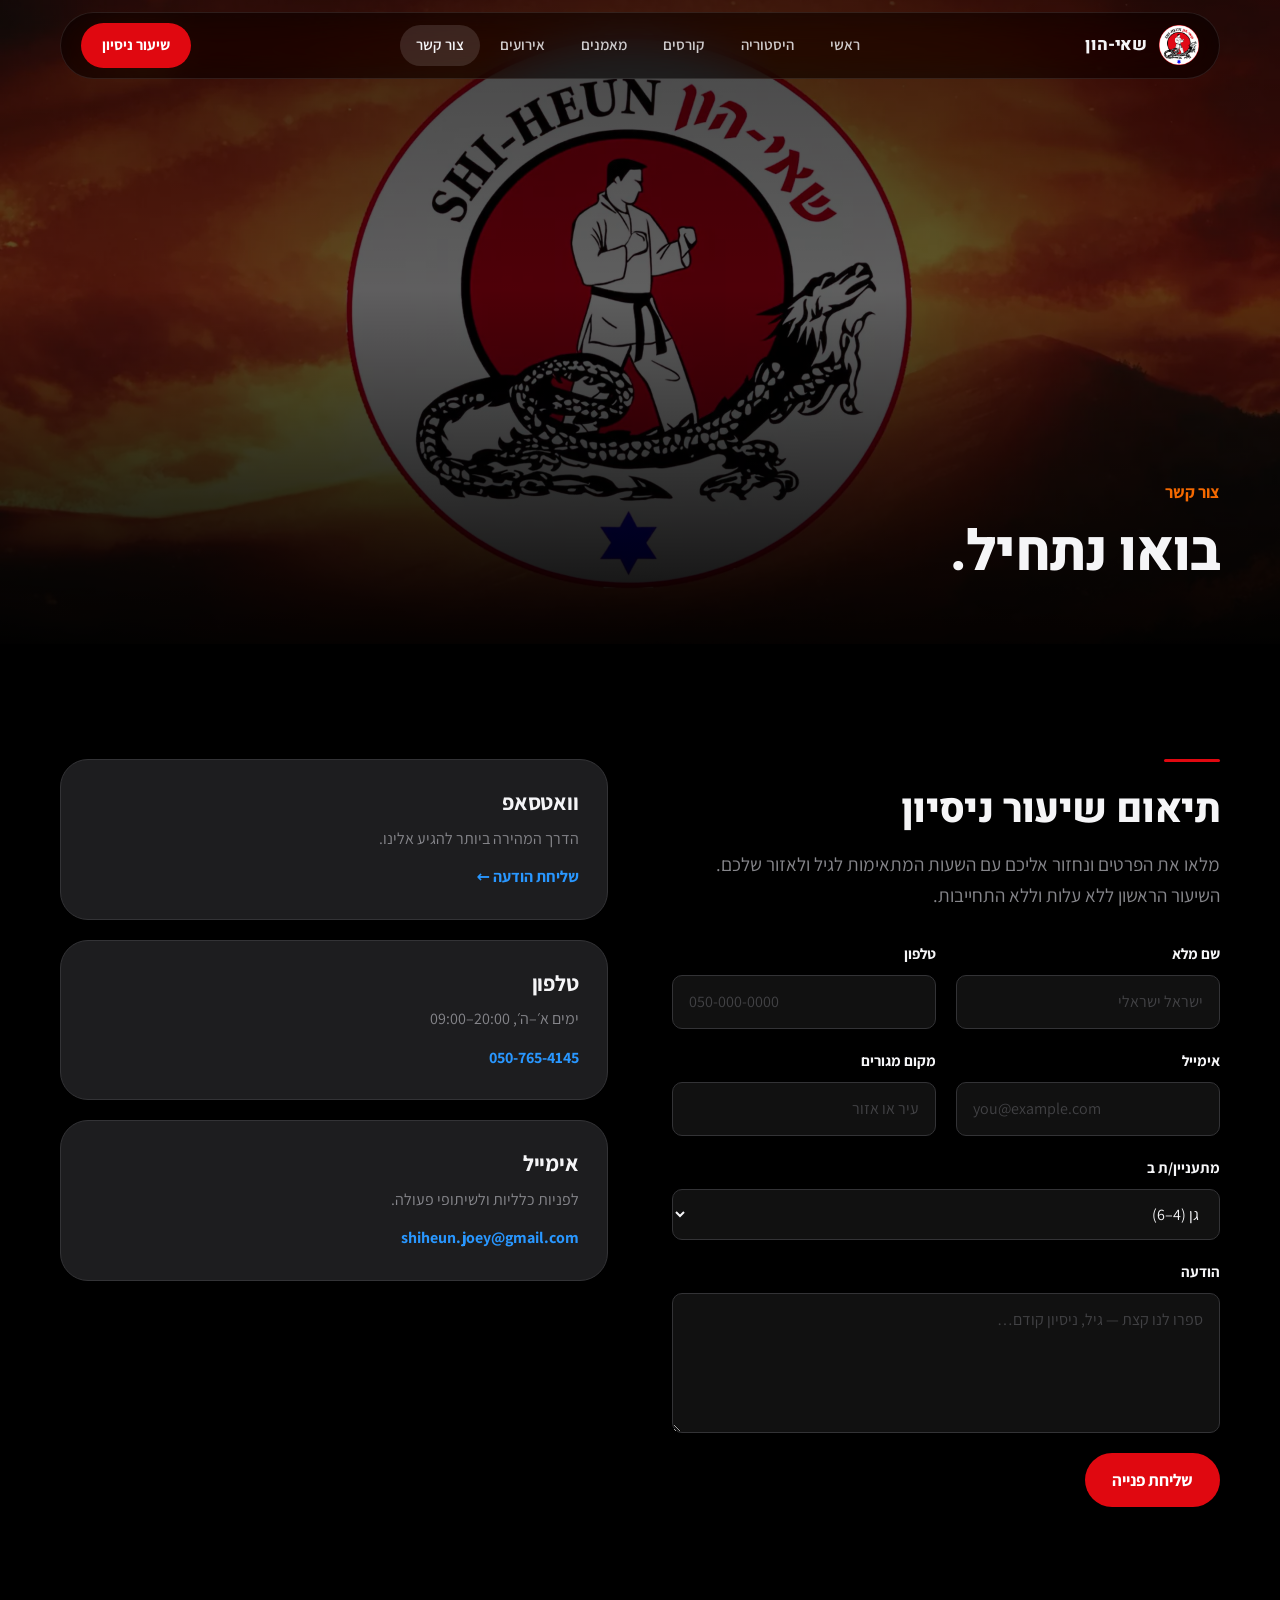
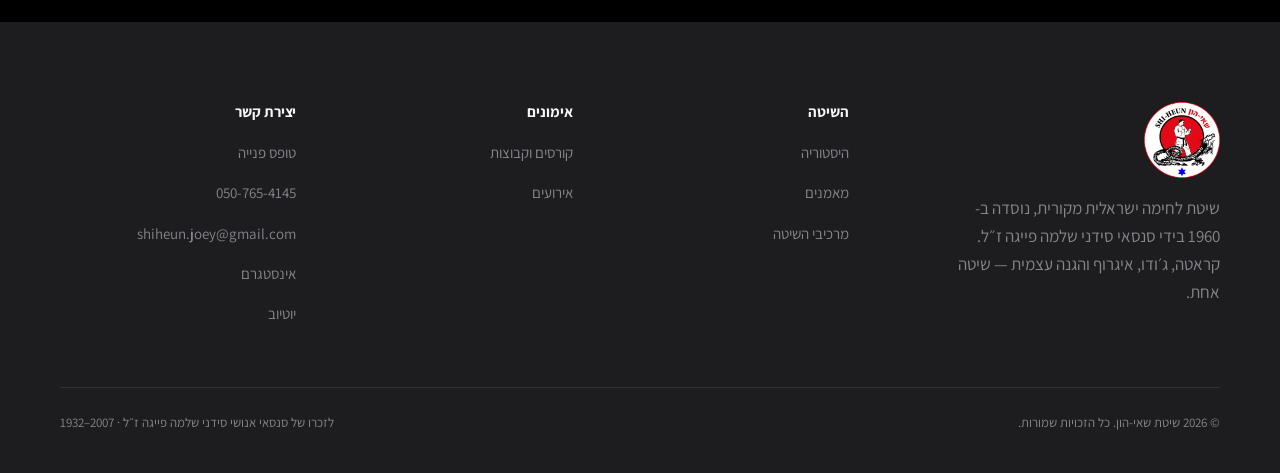
<file: contact.html>
<!DOCTYPE html>
<html lang="he" dir="rtl">
<head>
<meta charset="utf-8">
<meta name="viewport" content="width=device-width, initial-scale=1">
<title>צור קשר · שיטת שאי-הון</title>
<meta name="description" content="תיאום שיעור ניסיון בשיטת שאי-הון — ללא עלות וללא התחייבות. טלפון, וואטסאפ ואימייל.">
<meta name="theme-color" content="#000000">
<meta property="og:title" content="צור קשר · שיטת שאי-הון">
<meta property="og:description" content="תיאום שיעור ניסיון בשיטת שאי-הון — ללא עלות וללא התחייבות. טלפון, וואטסאפ ואימייל.">
<meta property="og:type" content="website">
<meta property="og:locale" content="he_IL">
<meta property="og:image" content="https://www.shi-heun.com/assets/img/action/fire-defense-1280.webp">
<meta property="og:url" content="https://www.shi-heun.com/contact.html">
<meta property="og:site_name" content="שיטת שאי-הון">
<meta name="robots" content="index, follow, max-image-preview:large, max-snippet:-1">
<link rel="canonical" href="https://www.shi-heun.com/contact.html">
<link rel="icon" href="favicon.ico" sizes="any">
<link rel="icon" href="assets/img/brand/favicon-32.png" type="image/png">
<link rel="apple-touch-icon" href="assets/img/brand/favicon-180.png">
<link rel="preconnect" href="https://fonts.googleapis.com">
<link rel="preconnect" href="https://fonts.gstatic.com" crossorigin>
<link href="https://fonts.googleapis.com/css2?family=Heebo:wght@400;600;700;800;900&family=Assistant:wght@400;600;700&family=Frank+Ruhl+Libre:wght@400;500&display=swap" rel="stylesheet">
<link rel="stylesheet" href="assets/css/style.css">
<script type="application/ld+json">
{
  "@context": "https://schema.org",
  "@graph": [
    {
      "@type": "SportsActivityLocation",
      "@id": "https://www.shi-heun.com/#organization",
      "name": "שיטת שאי-הון",
      "alternateName": "Shi-Heun",
      "url": "https://www.shi-heun.com/",
      "description": "שיטת לחימה ישראלית מקורית שנוסדה ב-1960, המשלבת קרטה, ג׳ודו, איגרוף והגנה עצמית.",
      "foundingDate": "1960",
      "founder": {
        "@type": "Person",
        "name": "סידני שלמה פייגה"
      },
      "sport": "Martial Arts",
      "inLanguage": "he",
      "telephone": "+972507654145",
      "email": "shiheun.joey@gmail.com",
      "logo": "https://www.shi-heun.com/assets/img/brand/logo-512.png",
      "image": "https://www.shi-heun.com/assets/img/action/fire-defense-1280.webp",
      "sameAs": [
        "https://www.instagram.com/p/C9FxTw9I-Rl/",
        "https://www.youtube.com/@joey_shi-heun7309"
      ],
      "areaServed": {
        "@type": "Country",
        "name": "IL"
      },
      "knowsAbout": [
        "קראטה",
        "ג׳ודו",
        "איגרוף",
        "הגנה עצמית",
        "ביטחון עצמי",
        "אומנויות לחימה"
      ]
    },
    {
      "@type": "WebSite",
      "@id": "https://www.shi-heun.com/#website",
      "url": "https://www.shi-heun.com/",
      "name": "שיטת שאי-הון",
      "inLanguage": "he",
      "publisher": {
        "@id": "https://www.shi-heun.com/#organization"
      }
    },
    {
      "@type": "WebPage",
      "@id": "https://www.shi-heun.com/contact.html",
      "url": "https://www.shi-heun.com/contact.html",
      "name": "צור קשר · שיטת שאי-הון",
      "description": "תיאום שיעור ניסיון בשיטת שאי-הון — ללא עלות וללא התחייבות. טלפון, וואטסאפ ואימייל.",
      "inLanguage": "he",
      "isPartOf": {
        "@id": "https://www.shi-heun.com/#website"
      },
      "about": {
        "@id": "https://www.shi-heun.com/#organization"
      },
      "breadcrumb": {
        "@type": "BreadcrumbList",
        "itemListElement": [
          {
            "@type": "ListItem",
            "position": 1,
            "name": "ראשי",
            "item": "https://www.shi-heun.com/"
          },
          {
            "@type": "ListItem",
            "position": 2,
            "name": "צור קשר",
            "item": "https://www.shi-heun.com/contact.html"
          }
        ]
      }
    }
  ]
}
</script>
</head>
<body>
<a class="skip-link" href="#main">דילוג לתוכן הראשי</a>
<div class="nav-shell">
  <nav class="nav" aria-label="ניווט ראשי">
    <a class="nav__brand" href="index.html">
      <img src="assets/img/brand/logo-128.png" width="40" height="40" alt="סמל שיטת שאי-הון">
      <span>שאי-הון</span>
    </a>
    <button class="nav__toggle" type="button" aria-label="תפריט" aria-expanded="false" aria-controls="nav-links">
      <span></span><span></span><span></span>
    </button>
    <div class="nav__links" id="nav-links">
      <a href="index.html">ראשי</a><a href="history.html">היסטוריה</a><a href="courses.html">קורסים</a><a href="coaches.html">מאמנים</a><a href="events.html">אירועים</a><a href="contact.html" aria-current="page">צור קשר</a>
    </div>
    <a class="btn btn--primary nav__cta" href="contact.html">שיעור ניסיון</a>
  </nav>
</div>
<main id="main">

<section class="pagehero">
  <div class="pagehero__media">
    <video class="hero-clip hero-clip--center" autoplay muted playsinline preload="auto"
           poster="assets/video/crest-legend-poster.webp"
           aria-label="סמל שאי-הון נחשף מתוך שמי הזריחה">
      <source src="assets/video/crest-legend-short.mp4" type="video/mp4" media="(max-width:640px)">
      <source src="assets/video/crest-legend.mp4" type="video/mp4">
    </video>
  </div>
  <div class="pagehero__scrim"></div>
  <div class="pagehero__inner wrap">
    <p class="eyebrow">צור קשר</p>
    <h1 class="display">בואו נתחיל.</h1>
  </div>
</section>

<section class="stage section">
  <div class="wrap">
    <div class="split" style="align-items:start">
      <div class="reveal">
        <div class="belt"></div>
        <h2 class="h2">תיאום שיעור ניסיון</h2>
        <p class="lede" style="margin-block-start:var(--s16);margin-block-end:var(--s32)">
          מלאו את הפרטים ונחזור אליכם עם השעות המתאימות לגיל ולאזור שלכם. השיעור הראשון ללא עלות וללא התחייבות.
        </p>
        <form class="form" data-endpoint="https://script.google.com/macros/s/AKfycby8dqvVklR7mk30TeqSEKmC_CW91FwGnfN_wS3t1Vw7fK0IZSZFQ5SrvtJkvtzy7LY/exec" data-mailto="shiheun.joey@gmail.com">
          <div class="form__row">
            <div class="field"><label for="name">שם מלא</label><input id="name" name="name" type="text" required autocomplete="name" placeholder="ישראל ישראלי"></div>
            <div class="field"><label for="phone">טלפון</label><input id="phone" name="phone" type="tel" required autocomplete="tel" placeholder="050-000-0000" dir="ltr"></div>
          </div>
          <div class="form__row">
            <div class="field"><label for="email">אימייל</label><input id="email" name="email" type="email" autocomplete="email" placeholder="you@example.com" dir="ltr"></div>
            <div class="field"><label for="city">מקום מגורים</label><input id="city" name="city" type="text" autocomplete="address-level2" placeholder="עיר או אזור"></div>
          </div>
          <div class="field"><label for="interest">מתעניין/ת ב</label>
            <select id="interest" name="interest">
              <option>גן (4–6)</option><option>ילדים (7–12)</option><option>נוער (13–17)</option>
              <option>בוגרים (18+)</option><option>הגנה עצמית</option><option>אחר</option>
            </select>
          </div>
          <div class="field"><label for="message">הודעה</label><textarea id="message" name="message" placeholder="ספרו לנו קצת — גיל, ניסיון קודם…"></textarea></div>
          <div><button class="btn btn--primary" type="submit">שליחת פנייה</button></div>
          <p class="form__status" role="status" aria-live="polite" hidden></p>
        </form>
      </div>
      <div class="reveal">
        <div class="grid" style="gap:var(--s20)">
          <div class="contact-tile"><h4>וואטסאפ</h4><p>הדרך המהירה ביותר להגיע אלינו.</p><p style="margin-block-start:var(--s12)"><a href="https://wa.me/972507654145" target="_blank" rel="noopener">שליחת הודעה ←</a></p></div>
          <div class="contact-tile"><h4>טלפון</h4><p>ימים א׳–ה׳, <span class="ltr">09:00–20:00</span></p><p style="margin-block-start:var(--s12)"><a href="tel:+972507654145"><span class="ltr">050-765-4145</span></a></p></div>
          <div class="contact-tile"><h4>אימייל</h4><p>לפניות כלליות ולשיתופי פעולה.</p><p style="margin-block-start:var(--s12)"><a href="mailto:shiheun.joey@gmail.com">shiheun.joey@gmail.com</a></p></div>
        </div>
      </div>
    </div>
  </div>
</section>
</main>
<footer class="footer">
  <div class="wrap">
    <div class="footer__top">
      <div class="footer__brand">
        <img src="assets/img/brand/logo-256.png" width="76" height="76" alt="סמל שיטת שאי-הון">
        <p class="muted" style="max-width:34ch">שיטת לחימה ישראלית מקורית, נוסדה ב-<span class="ltr">1960</span> בידי סנסאי סידני שלמה פייגה ז״ל. קראטה, ג׳ודו, איגרוף והגנה עצמית — שיטה אחת.</p>
      </div>
      <div>
        <h4>השיטה</h4>
        <ul>
          <li><a href="history.html">היסטוריה</a></li>
          <li><a href="coaches.html">מאמנים</a></li>
          <li><a href="index.html#components">מרכיבי השיטה</a></li>
        </ul>
      </div>
      <div>
        <h4>אימונים</h4>
        <ul>
          <li><a href="courses.html">קורסים וקבוצות</a></li>
          <li><a href="events.html">אירועים</a></li>
        </ul>
      </div>
      <div>
        <h4>יצירת קשר</h4>
        <ul>
          <li><a href="contact.html">טופס פנייה</a></li>
          <li><a href="tel:+972507654145"><span class="ltr">050-765-4145</span></a></li>
          <li><a href="mailto:shiheun.joey@gmail.com">shiheun.joey@gmail.com</a></li>
        </ul>
        <ul class="footer__social">
          <li><a href="https://www.instagram.com/p/C9FxTw9I-Rl/" target="_blank" rel="noopener">אינסטגרם</a></li>
          <li><a href="https://www.youtube.com/@joey_shi-heun7309" target="_blank" rel="noopener">יוטיוב</a></li>
        </ul>
      </div>
    </div>
    <div class="footer__legal">
      <span>© <span data-year></span> שיטת שאי-הון. כל הזכויות שמורות.</span>
      <span>לזכרו של סנסאי אנושי סידני שלמה פייגה ז״ל · <span class="ltr">1932–2007</span></span>
    </div>
  </div>
</footer>
<script src="assets/js/app.js"></script>
</body>
</html>
</file>
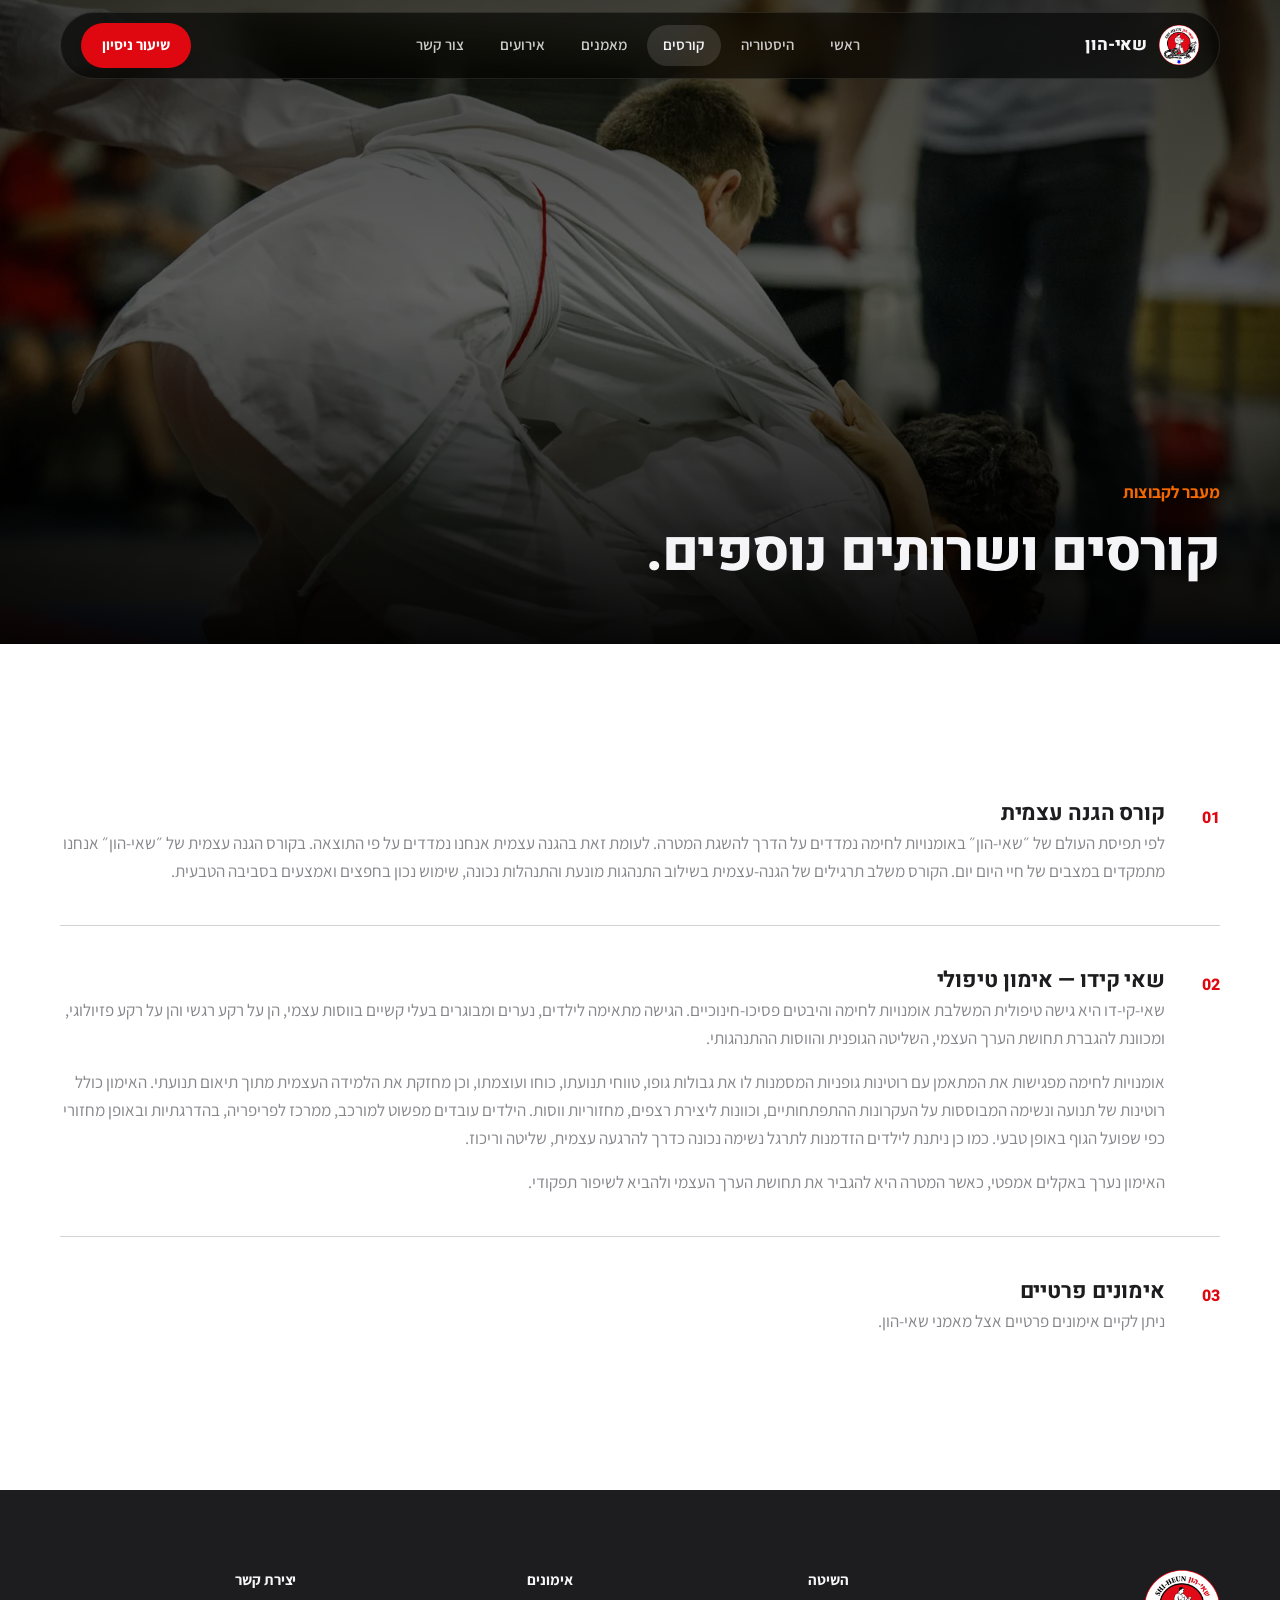
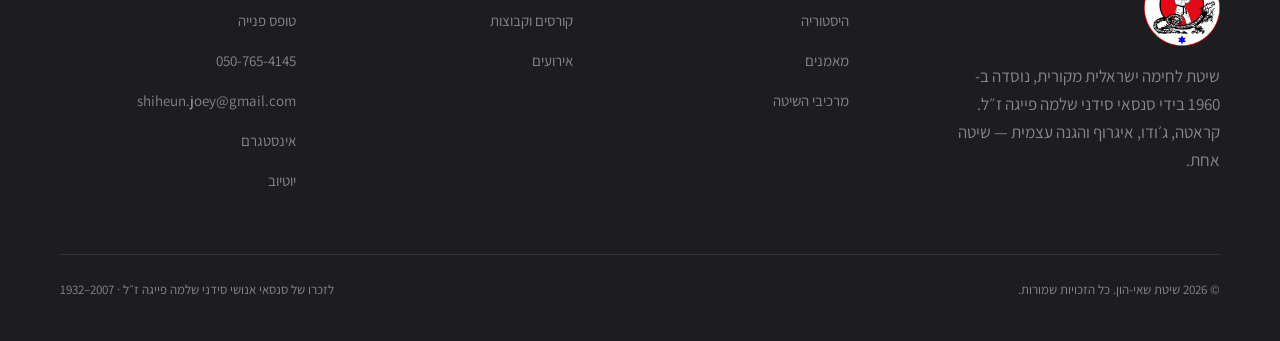
<file: courses.html>
<!DOCTYPE html>
<html lang="he" dir="rtl">
<head>
<meta charset="utf-8">
<meta name="viewport" content="width=device-width, initial-scale=1">
<title>קורסים · שיטת שאי-הון</title>
<meta name="description" content="קורסים ושרותים נוספים בשיטת שאי-הון: קורס הגנה עצמית, שאי קידו — אימון טיפולי — ואימונים פרטיים אצל מאמני השיטה.">
<meta name="theme-color" content="#000000">
<meta property="og:title" content="קורסים · שיטת שאי-הון">
<meta property="og:description" content="קורסים ושרותים נוספים בשיטת שאי-הון: קורס הגנה עצמית, שאי קידו — אימון טיפולי — ואימונים פרטיים אצל מאמני השיטה.">
<meta property="og:type" content="website">
<meta property="og:locale" content="he_IL">
<meta property="og:image" content="https://www.shi-heun.com/assets/img/action/fire-defense-1280.webp">
<meta property="og:url" content="https://www.shi-heun.com/courses.html">
<meta property="og:site_name" content="שיטת שאי-הון">
<meta name="robots" content="index, follow, max-image-preview:large, max-snippet:-1">
<link rel="canonical" href="https://www.shi-heun.com/courses.html">
<link rel="icon" href="favicon.ico" sizes="any">
<link rel="icon" href="assets/img/brand/favicon-32.png" type="image/png">
<link rel="apple-touch-icon" href="assets/img/brand/favicon-180.png">
<link rel="preconnect" href="https://fonts.googleapis.com">
<link rel="preconnect" href="https://fonts.gstatic.com" crossorigin>
<link href="https://fonts.googleapis.com/css2?family=Heebo:wght@400;600;700;800;900&family=Assistant:wght@400;600;700&family=Frank+Ruhl+Libre:wght@400;500&display=swap" rel="stylesheet">
<link rel="stylesheet" href="assets/css/style.css">
<script type="application/ld+json">
{
  "@context": "https://schema.org",
  "@graph": [
    {
      "@type": "SportsActivityLocation",
      "@id": "https://www.shi-heun.com/#organization",
      "name": "שיטת שאי-הון",
      "alternateName": "Shi-Heun",
      "url": "https://www.shi-heun.com/",
      "description": "שיטת לחימה ישראלית מקורית שנוסדה ב-1960, המשלבת קרטה, ג׳ודו, איגרוף והגנה עצמית.",
      "foundingDate": "1960",
      "founder": {
        "@type": "Person",
        "name": "סידני שלמה פייגה"
      },
      "sport": "Martial Arts",
      "inLanguage": "he",
      "telephone": "+972507654145",
      "email": "shiheun.joey@gmail.com",
      "logo": "https://www.shi-heun.com/assets/img/brand/logo-512.png",
      "image": "https://www.shi-heun.com/assets/img/action/fire-defense-1280.webp",
      "sameAs": [
        "https://www.instagram.com/p/C9FxTw9I-Rl/",
        "https://www.youtube.com/@joey_shi-heun7309"
      ],
      "areaServed": {
        "@type": "Country",
        "name": "IL"
      },
      "knowsAbout": [
        "קראטה",
        "ג׳ודו",
        "איגרוף",
        "הגנה עצמית",
        "ביטחון עצמי",
        "אומנויות לחימה"
      ]
    },
    {
      "@type": "WebSite",
      "@id": "https://www.shi-heun.com/#website",
      "url": "https://www.shi-heun.com/",
      "name": "שיטת שאי-הון",
      "inLanguage": "he",
      "publisher": {
        "@id": "https://www.shi-heun.com/#organization"
      }
    },
    {
      "@type": "WebPage",
      "@id": "https://www.shi-heun.com/courses.html",
      "url": "https://www.shi-heun.com/courses.html",
      "name": "קורסים · שיטת שאי-הון",
      "description": "קורסים ושרותים נוספים בשיטת שאי-הון: קורס הגנה עצמית, שאי קידו — אימון טיפולי — ואימונים פרטיים אצל מאמני השיטה.",
      "inLanguage": "he",
      "isPartOf": {
        "@id": "https://www.shi-heun.com/#website"
      },
      "about": {
        "@id": "https://www.shi-heun.com/#organization"
      },
      "breadcrumb": {
        "@type": "BreadcrumbList",
        "itemListElement": [
          {
            "@type": "ListItem",
            "position": 1,
            "name": "ראשי",
            "item": "https://www.shi-heun.com/"
          },
          {
            "@type": "ListItem",
            "position": 2,
            "name": "קורסים",
            "item": "https://www.shi-heun.com/courses.html"
          }
        ]
      }
    }
  ]
}
</script>
</head>
<body>
<a class="skip-link" href="#main">דילוג לתוכן הראשי</a>
<div class="nav-shell">
  <nav class="nav" aria-label="ניווט ראשי">
    <a class="nav__brand" href="index.html">
      <img src="assets/img/brand/logo-128.png" width="40" height="40" alt="סמל שיטת שאי-הון">
      <span>שאי-הון</span>
    </a>
    <button class="nav__toggle" type="button" aria-label="תפריט" aria-expanded="false" aria-controls="nav-links">
      <span></span><span></span><span></span>
    </button>
    <div class="nav__links" id="nav-links">
      <a href="index.html">ראשי</a><a href="history.html">היסטוריה</a><a href="courses.html" aria-current="page">קורסים</a><a href="coaches.html">מאמנים</a><a href="events.html">אירועים</a><a href="contact.html">צור קשר</a>
    </div>
    <a class="btn btn--primary nav__cta" href="contact.html">שיעור ניסיון</a>
  </nav>
</div>
<main id="main">

<section class="pagehero">
  <div class="pagehero__media"><img src="assets/img/action/judo-kids-2560.webp" srcset="assets/img/action/judo-kids-480.webp 480w, assets/img/action/judo-kids-800.webp 800w, assets/img/action/judo-kids-1280.webp 1280w, assets/img/action/judo-kids-1920.webp 1920w, assets/img/action/judo-kids-2560.webp 2560w" sizes="100vw" width="6240" height="4160" alt="ילדים מתאמנים בג׳ודו בתחרות" loading="eager" decoding="async" fetchpriority="high"></div>
  <div class="pagehero__scrim"></div>
  <div class="pagehero__inner wrap">
    <p class="eyebrow">מעבר לקבוצות</p>
    <h1 class="display">קורסים ושרותים נוספים.</h1>
  </div>
</section>

<section class="band section" id="extras">
  <div class="wrap">
    <div class="reveal">
      <div class="valuerow"><span class="valuerow__num"><span class="ltr">01</span></span><div>
        <h3 class="h4">קורס הגנה עצמית</h3>
        <p class="muted">לפי תפיסת העולם של ״שאי-הון״ באומנויות לחימה נמדדים על הדרך להשגת המטרה. לעומת זאת בהגנה עצמית אנחנו נמדדים על פי התוצאה. בקורס הגנה עצמית של ״שאי-הון״ אנחנו מתמקדים במצבים של חיי היום יום. הקורס משלב תרגילים של הגנה-עצמית בשילוב התנהגות מונעת והתנהלות נכונה, שימוש נכון בחפצים ואמצעים בסביבה הטבעית.</p>
      </div></div>
      <div class="valuerow"><span class="valuerow__num"><span class="ltr">02</span></span><div>
        <h3 class="h4">שאי קידו — אימון טיפולי</h3>
        <p class="muted">שאי-קי-דו היא גישה טיפולית המשלבת אומנויות לחימה והיבטים פסיכו-חינוכיים. הגישה מתאימה לילדים, נערים ומבוגרים בעלי קשיים בווסות עצמי, הן על רקע רגשי והן על רקע פזיולוגי, ומכוונת להגברת תחושת הערך העצמי, השליטה הגופנית והווסות ההתנהגותי.</p>
        <p class="muted" style="margin-block-start:var(--s16)">אומנויות לחימה מפגישות את המתאמן עם רוטינות גופניות המסמנות לו את גבולות גופו, טווחי תנועתו, כוחו ועוצמתו, וכן מחזקת את הלמידה העצמית מתוך תיאום תנועתי. האימון כולל רוטינות של תנועה ונשימה המבוססות על העקרונות ההתפתחותיים, וכוונות ליצירת רצפים, מחזוריות ווסות. הילדים עובדים מפשוט למורכב, ממרכז לפריפריה, בהדרגתיות ובאופן מחזורי כפי שפועל הגוף באופן טבעי. כמו כן ניתנת לילדים הזדמנות לתרגל נשימה נכונה כדרך להרגעה עצמית, שליטה וריכוז.</p>
        <p class="muted" style="margin-block-start:var(--s16)">האימון נערך באקלים אמפטי, כאשר המטרה היא להגביר את תחושת הערך העצמי ולהביא לשיפור תפקודי.</p>
      </div></div>
      <div class="valuerow"><span class="valuerow__num"><span class="ltr">03</span></span><div>
        <h3 class="h4">אימונים פרטיים</h3>
        <p class="muted">ניתן לקיים אימונים פרטיים אצל מאמני שאי-הון.</p>
      </div></div>
    </div>
  </div>
</section>
</main>
<footer class="footer">
  <div class="wrap">
    <div class="footer__top">
      <div class="footer__brand">
        <img src="assets/img/brand/logo-256.png" width="76" height="76" alt="סמל שיטת שאי-הון">
        <p class="muted" style="max-width:34ch">שיטת לחימה ישראלית מקורית, נוסדה ב-<span class="ltr">1960</span> בידי סנסאי סידני שלמה פייגה ז״ל. קראטה, ג׳ודו, איגרוף והגנה עצמית — שיטה אחת.</p>
      </div>
      <div>
        <h4>השיטה</h4>
        <ul>
          <li><a href="history.html">היסטוריה</a></li>
          <li><a href="coaches.html">מאמנים</a></li>
          <li><a href="index.html#components">מרכיבי השיטה</a></li>
        </ul>
      </div>
      <div>
        <h4>אימונים</h4>
        <ul>
          <li><a href="courses.html">קורסים וקבוצות</a></li>
          <li><a href="events.html">אירועים</a></li>
        </ul>
      </div>
      <div>
        <h4>יצירת קשר</h4>
        <ul>
          <li><a href="contact.html">טופס פנייה</a></li>
          <li><a href="tel:+972507654145"><span class="ltr">050-765-4145</span></a></li>
          <li><a href="mailto:shiheun.joey@gmail.com">shiheun.joey@gmail.com</a></li>
        </ul>
        <ul class="footer__social">
          <li><a href="https://www.instagram.com/p/C9FxTw9I-Rl/" target="_blank" rel="noopener">אינסטגרם</a></li>
          <li><a href="https://www.youtube.com/@joey_shi-heun7309" target="_blank" rel="noopener">יוטיוב</a></li>
        </ul>
      </div>
    </div>
    <div class="footer__legal">
      <span>© <span data-year></span> שיטת שאי-הון. כל הזכויות שמורות.</span>
      <span>לזכרו של סנסאי אנושי סידני שלמה פייגה ז״ל · <span class="ltr">1932–2007</span></span>
    </div>
  </div>
</footer>
<script src="assets/js/app.js"></script>
</body>
</html>
</file>
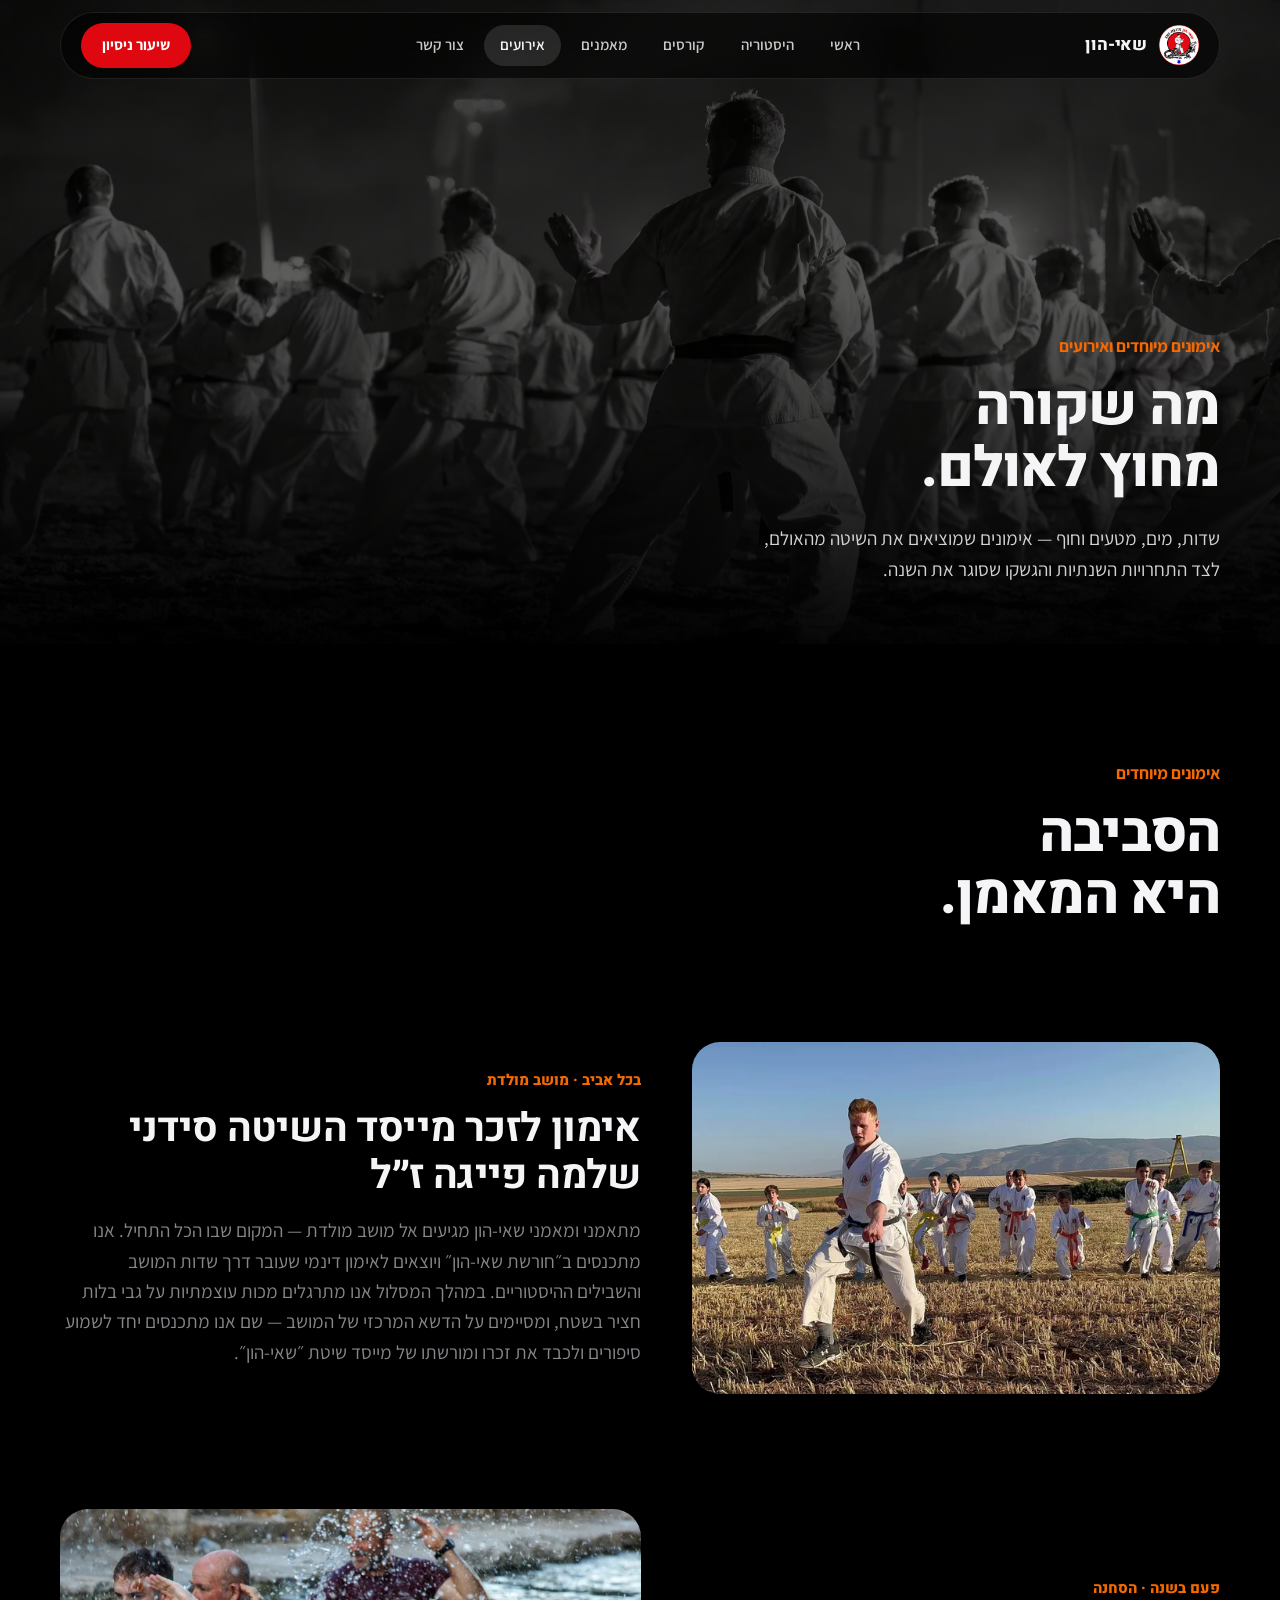
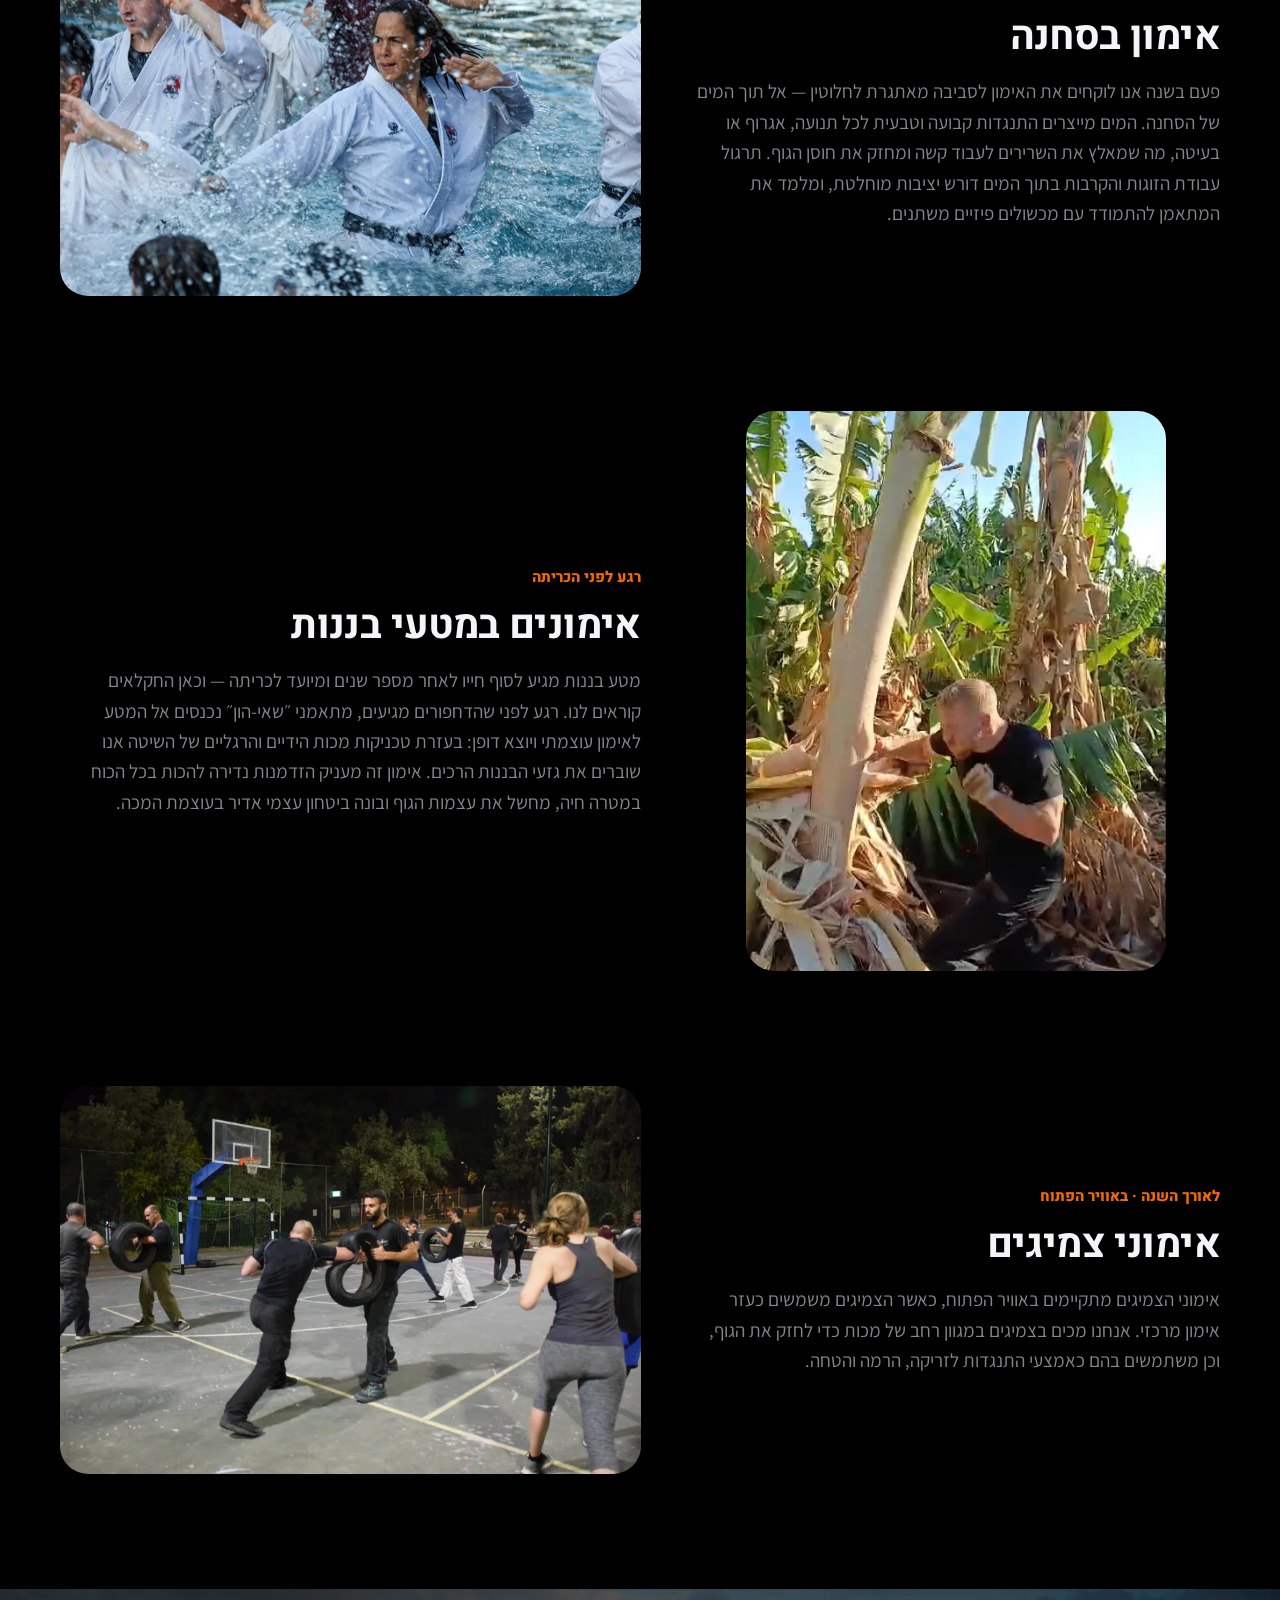
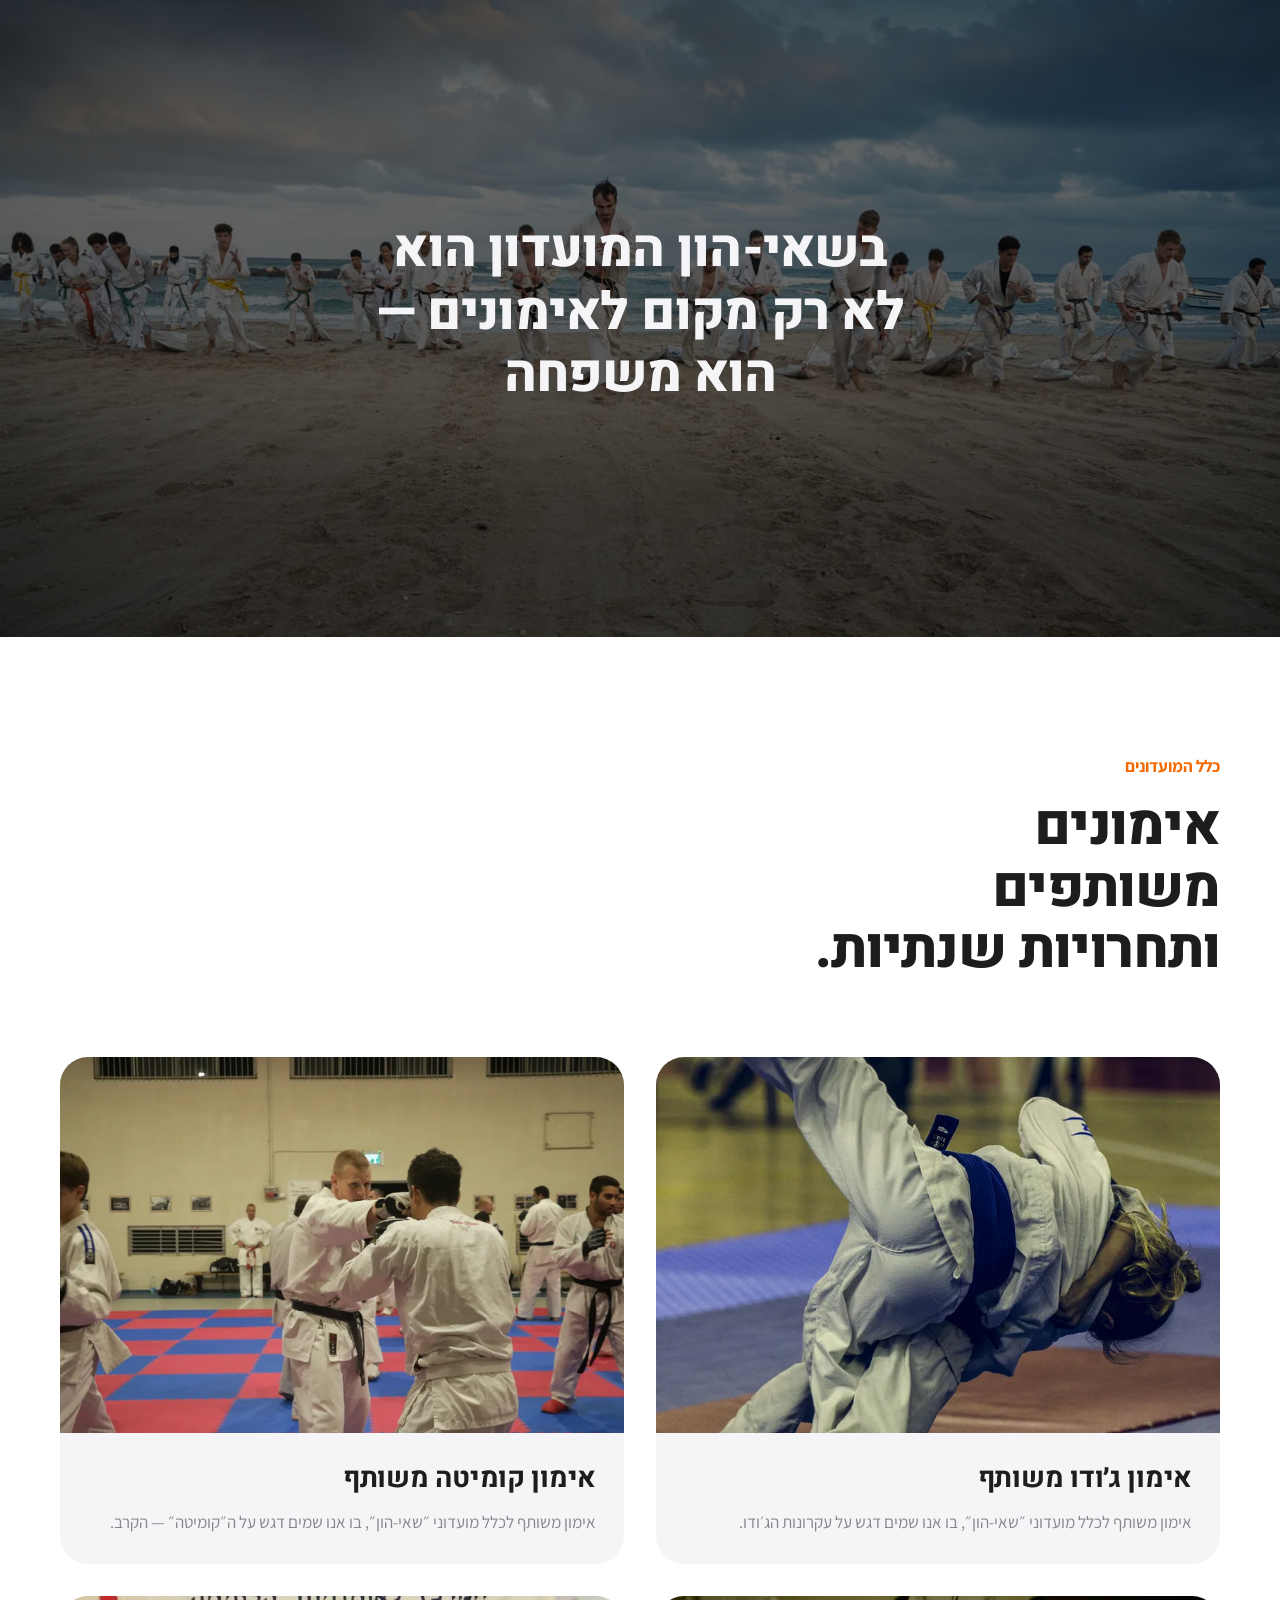
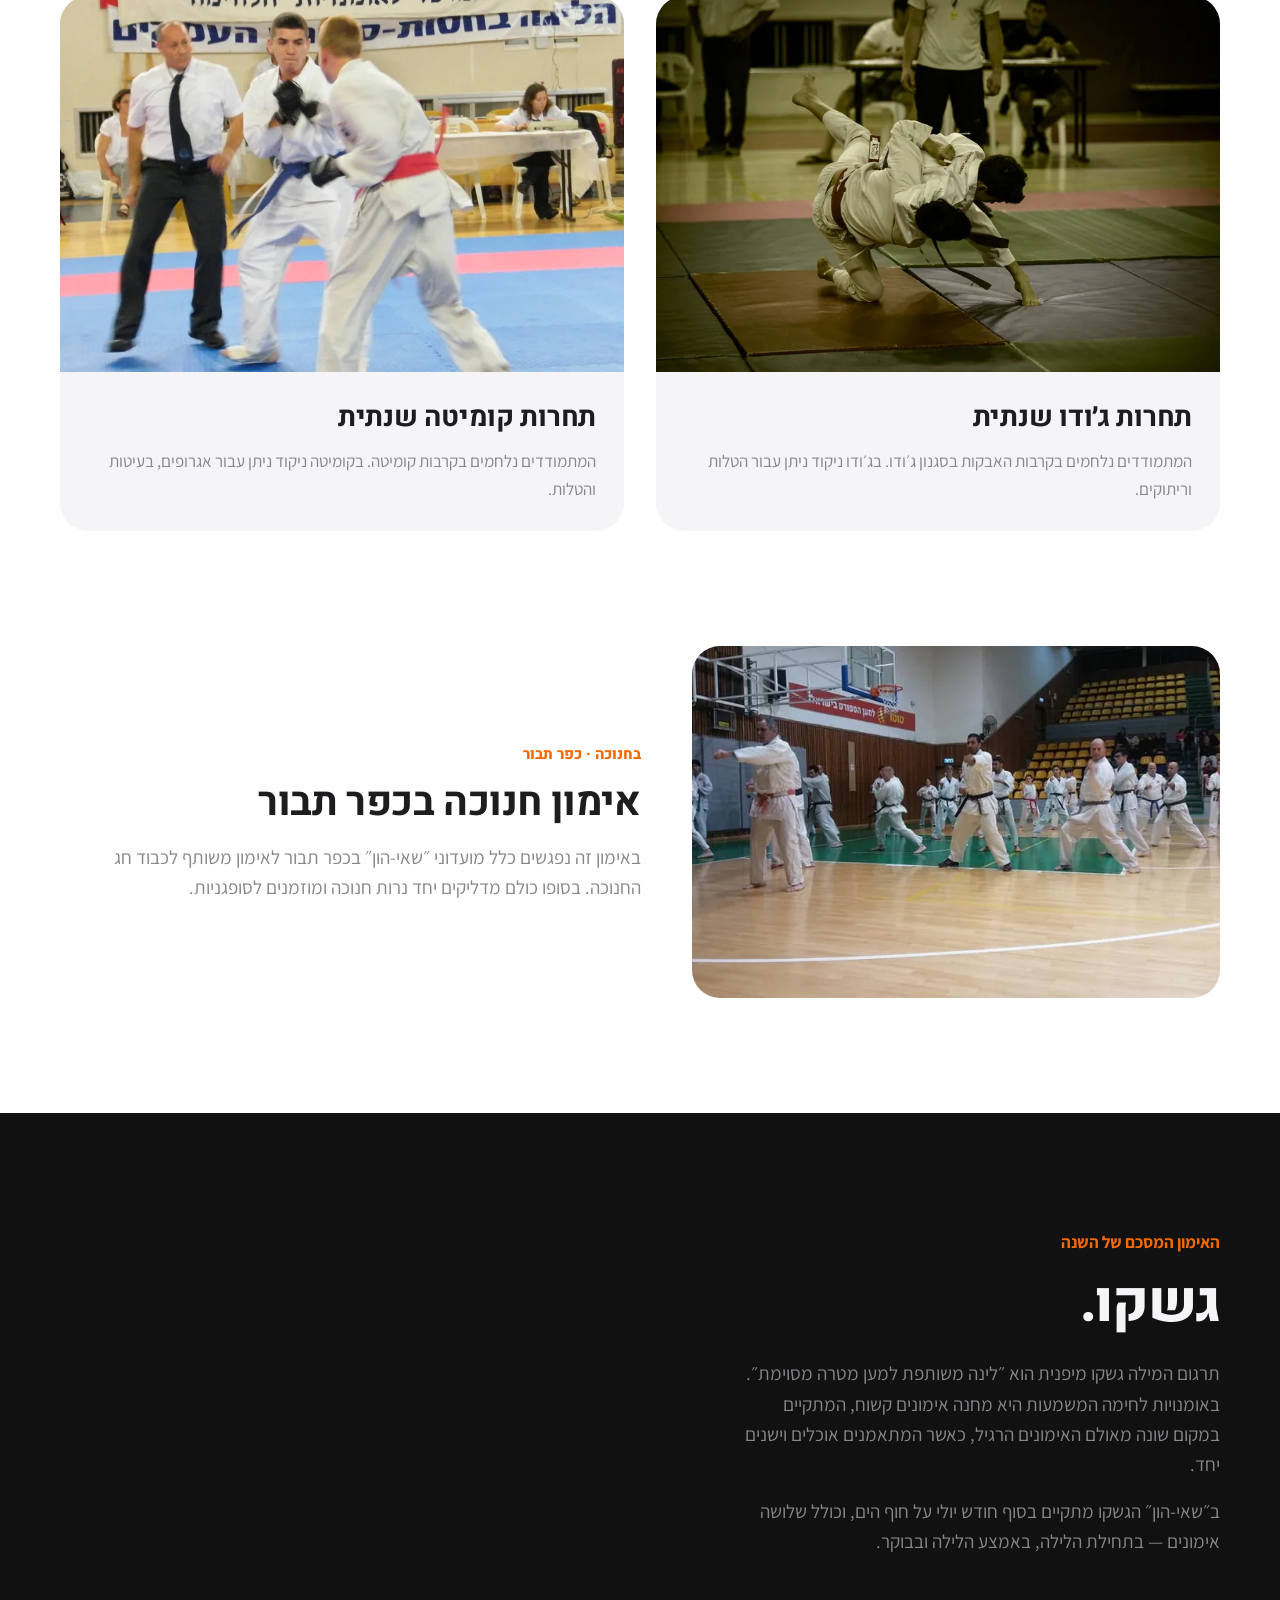
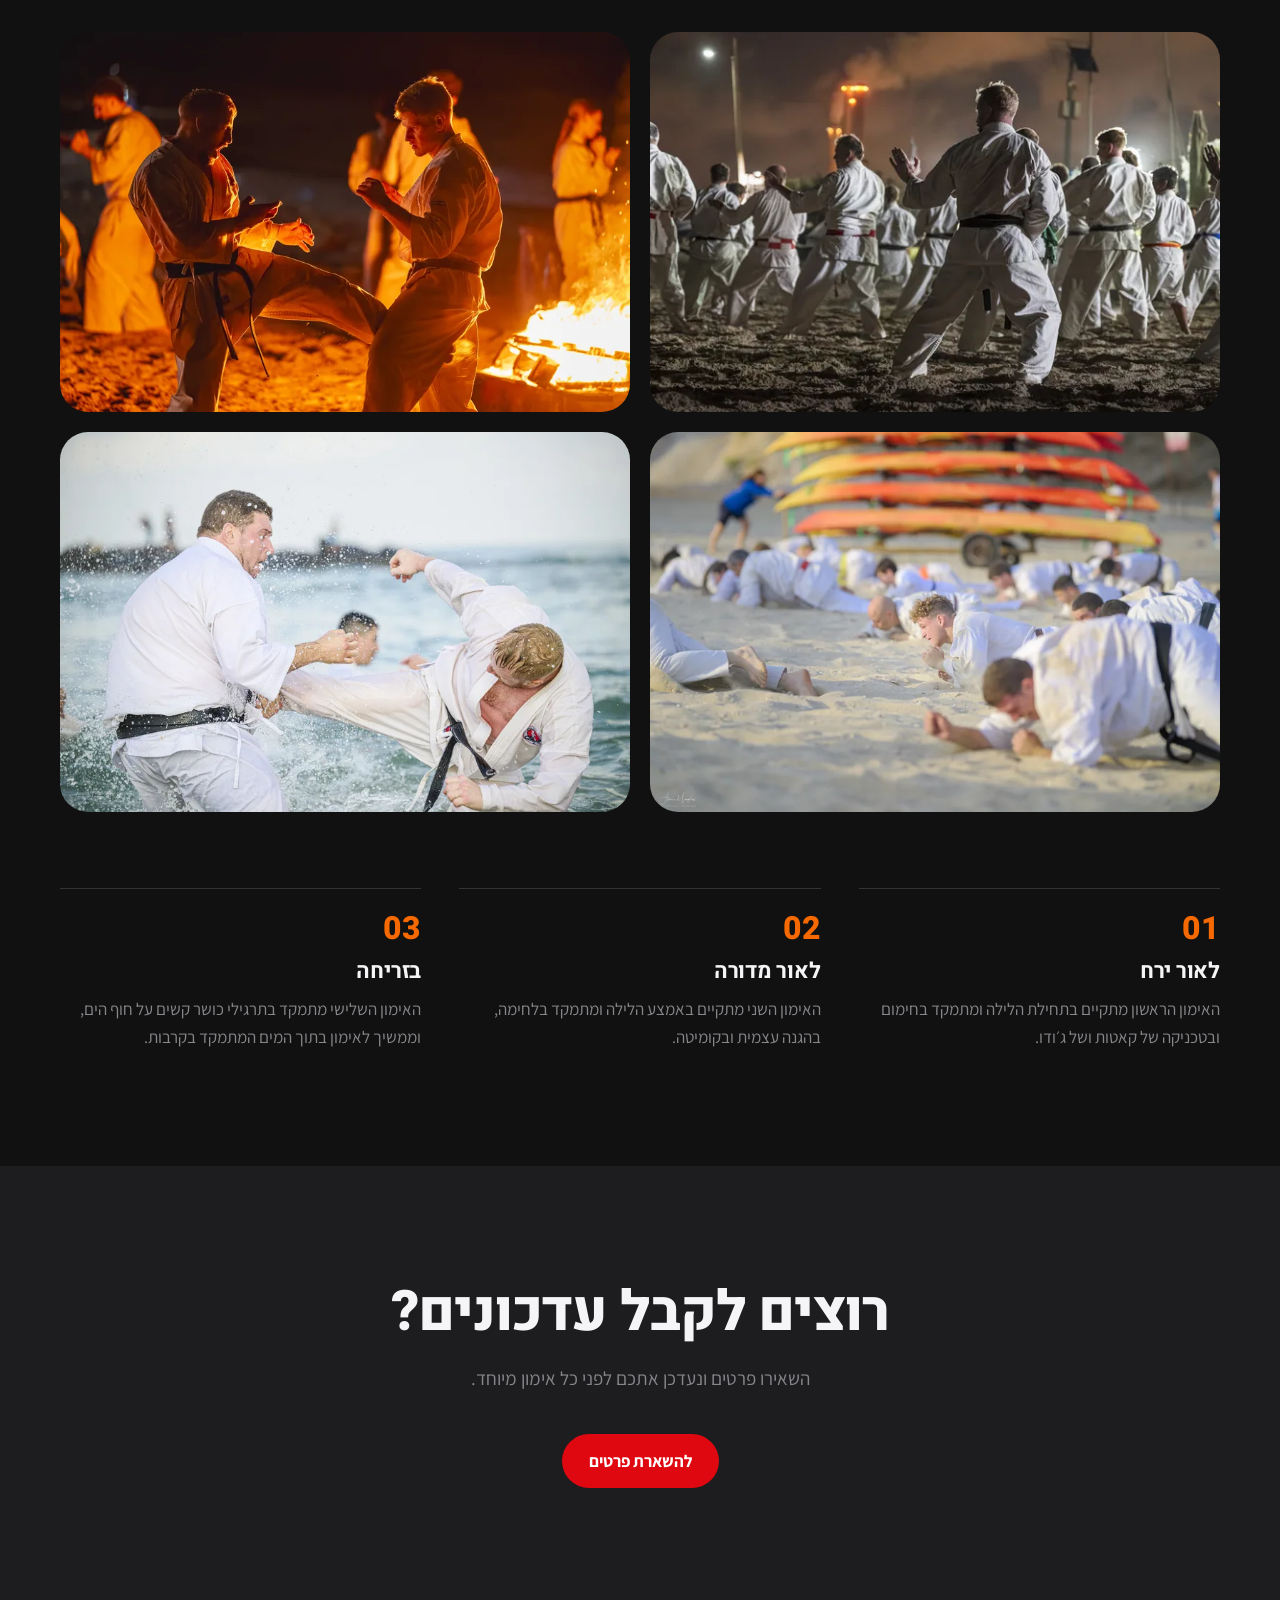
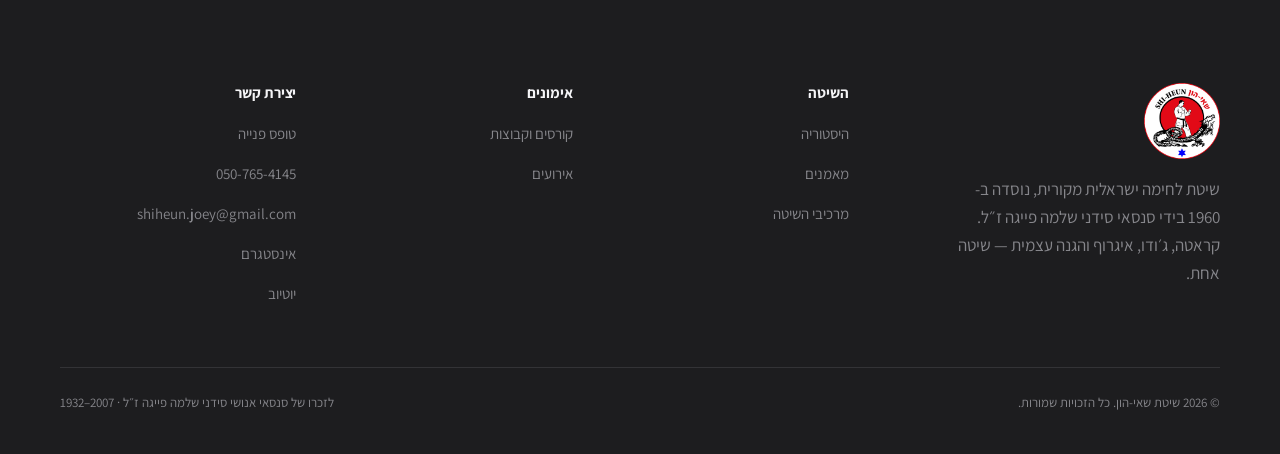
<file: events.html>
<!DOCTYPE html>
<html lang="he" dir="rtl">
<head>
<meta charset="utf-8">
<meta name="viewport" content="width=device-width, initial-scale=1">
<title>אירועים · שיטת שאי-הון</title>
<meta name="description" content="אימון הזיכרון במולדת, אימון בסחנה, מטעי בננות, צמיגים, אימונים ותחרויות משותפים לכלל המועדונים, אימון חנוכה בכפר תבור וגשקו על חוף הים — האירועים של שאי-הון לאורך השנה.">
<meta name="theme-color" content="#000000">
<meta property="og:title" content="אירועים · שיטת שאי-הון">
<meta property="og:description" content="אימון הזיכרון במולדת, אימון בסחנה, מטעי בננות, צמיגים, אימונים ותחרויות משותפים לכלל המועדונים, אימון חנוכה בכפר תבור וגשקו על חוף הים — האירועים של שאי-הון לאורך השנה.">
<meta property="og:type" content="website">
<meta property="og:locale" content="he_IL">
<meta property="og:image" content="https://www.shi-heun.com/assets/img/action/fire-defense-1280.webp">
<meta property="og:url" content="https://www.shi-heun.com/events.html">
<meta property="og:site_name" content="שיטת שאי-הון">
<meta name="robots" content="index, follow, max-image-preview:large, max-snippet:-1">
<link rel="canonical" href="https://www.shi-heun.com/events.html">
<link rel="icon" href="favicon.ico" sizes="any">
<link rel="icon" href="assets/img/brand/favicon-32.png" type="image/png">
<link rel="apple-touch-icon" href="assets/img/brand/favicon-180.png">
<link rel="preconnect" href="https://fonts.googleapis.com">
<link rel="preconnect" href="https://fonts.gstatic.com" crossorigin>
<link href="https://fonts.googleapis.com/css2?family=Heebo:wght@400;600;700;800;900&family=Assistant:wght@400;600;700&family=Frank+Ruhl+Libre:wght@400;500&display=swap" rel="stylesheet">
<link rel="stylesheet" href="assets/css/style.css">
<script type="application/ld+json">
{
  "@context": "https://schema.org",
  "@graph": [
    {
      "@type": "SportsActivityLocation",
      "@id": "https://www.shi-heun.com/#organization",
      "name": "שיטת שאי-הון",
      "alternateName": "Shi-Heun",
      "url": "https://www.shi-heun.com/",
      "description": "שיטת לחימה ישראלית מקורית שנוסדה ב-1960, המשלבת קרטה, ג׳ודו, איגרוף והגנה עצמית.",
      "foundingDate": "1960",
      "founder": {
        "@type": "Person",
        "name": "סידני שלמה פייגה"
      },
      "sport": "Martial Arts",
      "inLanguage": "he",
      "telephone": "+972507654145",
      "email": "shiheun.joey@gmail.com",
      "logo": "https://www.shi-heun.com/assets/img/brand/logo-512.png",
      "image": "https://www.shi-heun.com/assets/img/action/fire-defense-1280.webp",
      "sameAs": [
        "https://www.instagram.com/p/C9FxTw9I-Rl/",
        "https://www.youtube.com/@joey_shi-heun7309"
      ],
      "areaServed": {
        "@type": "Country",
        "name": "IL"
      },
      "knowsAbout": [
        "קראטה",
        "ג׳ודו",
        "איגרוף",
        "הגנה עצמית",
        "ביטחון עצמי",
        "אומנויות לחימה"
      ]
    },
    {
      "@type": "WebSite",
      "@id": "https://www.shi-heun.com/#website",
      "url": "https://www.shi-heun.com/",
      "name": "שיטת שאי-הון",
      "inLanguage": "he",
      "publisher": {
        "@id": "https://www.shi-heun.com/#organization"
      }
    },
    {
      "@type": "WebPage",
      "@id": "https://www.shi-heun.com/events.html",
      "url": "https://www.shi-heun.com/events.html",
      "name": "אירועים · שיטת שאי-הון",
      "description": "אימון הזיכרון במולדת, אימון בסחנה, מטעי בננות, צמיגים, אימונים ותחרויות משותפים לכלל המועדונים, אימון חנוכה בכפר תבור וגשקו על חוף הים — האירועים של שאי-הון לאורך השנה.",
      "inLanguage": "he",
      "isPartOf": {
        "@id": "https://www.shi-heun.com/#website"
      },
      "about": {
        "@id": "https://www.shi-heun.com/#organization"
      },
      "breadcrumb": {
        "@type": "BreadcrumbList",
        "itemListElement": [
          {
            "@type": "ListItem",
            "position": 1,
            "name": "ראשי",
            "item": "https://www.shi-heun.com/"
          },
          {
            "@type": "ListItem",
            "position": 2,
            "name": "אירועים",
            "item": "https://www.shi-heun.com/events.html"
          }
        ]
      }
    }
  ]
}
</script>
</head>
<body>
<a class="skip-link" href="#main">דילוג לתוכן הראשי</a>
<div class="nav-shell">
  <nav class="nav" aria-label="ניווט ראשי">
    <a class="nav__brand" href="index.html">
      <img src="assets/img/brand/logo-128.png" width="40" height="40" alt="סמל שיטת שאי-הון">
      <span>שאי-הון</span>
    </a>
    <button class="nav__toggle" type="button" aria-label="תפריט" aria-expanded="false" aria-controls="nav-links">
      <span></span><span></span><span></span>
    </button>
    <div class="nav__links" id="nav-links">
      <a href="index.html">ראשי</a><a href="history.html">היסטוריה</a><a href="courses.html">קורסים</a><a href="coaches.html">מאמנים</a><a href="events.html" aria-current="page">אירועים</a><a href="contact.html">צור קשר</a>
    </div>
    <a class="btn btn--primary nav__cta" href="contact.html">שיעור ניסיון</a>
  </nav>
</div>
<main id="main">

<section class="pagehero">
  <div class="pagehero__media">
    <video class="hero-clip" autoplay muted playsinline preload="auto"
           poster="assets/video/beach-kata-poster.webp"
           aria-label="מתאמני שאי-הון בקאטה על החוף באימון לילה">
      <source src="assets/video/beach-kata-short.mp4" type="video/mp4" media="(max-width:640px)">
      <source src="assets/video/beach-kata.mp4" type="video/mp4">
    </video>
  </div>
  <div class="pagehero__scrim"></div>
  <div class="pagehero__inner wrap">
    <p class="eyebrow">אימונים מיוחדים ואירועים</p>
    <h1 class="display">מה שקורה<br>מחוץ לאולם.</h1>
    <p class="lede" style="margin-block-start:var(--s24);max-width:52ch;color:rgba(245,245,247,.86)">
      שדות, מים, מטעים וחוף — אימונים שמוציאים את השיטה מהאולם, לצד התחרויות
      השנתיות והגשקו שסוגר את השנה.
    </p>
  </div>
</section>

<section class="stage section">
  <div class="wrap">
    <header class="reveal" style="max-width:52ch">
      <p class="eyebrow">אימונים מיוחדים</p>
      <h2 class="display">הסביבה<br>היא המאמן.</h2>
    </header>
      <article class="event reveal" style="margin-block-start:var(--section-gap)">
        <div class="event__media event__media--wide"><img src="assets/img/events/memorial-moledet-1920.webp" srcset="assets/img/events/memorial-moledet-480.webp 480w, assets/img/events/memorial-moledet-800.webp 800w, assets/img/events/memorial-moledet-1280.webp 1280w, assets/img/events/memorial-moledet-1920.webp 1920w" sizes="(max-width:860px) 92vw, 46vw" width="2048" height="1152" alt="מתאמני שאי-הון באימון בשדה קצור במושב מולדת" loading="lazy" decoding="async"></div>
        <div>
          <p class="event__date">בכל אביב · מושב מולדת</p>
          <h3 class="h2">אימון לזכר מייסד השיטה סידני שלמה פייגה ז״ל</h3>
          <p class="lede" style="margin-block-start:var(--s16)">מתאמני ומאמני שאי-הון מגיעים אל מושב מולדת — המקום שבו הכל התחיל. אנו מתכנסים ב״חורשת שאי-הון״ ויוצאים לאימון דינמי שעובר דרך שדות המושב והשבילים ההיסטוריים. במהלך המסלול אנו מתרגלים מכות עוצמתיות על גבי בלות חציר בשטח, ומסיימים על הדשא המרכזי של המושב — שם אנו מתכנסים יחד לשמוע סיפורים ולכבד את זכרו ומורשתו של מייסד שיטת ״שאי-הון״.</p>
        </div>
      </article>
      <article class="event reveal" style="margin-block-start:var(--section-gap)">
        <div class="event__media event__media--wide"><img src="assets/img/events/sachne-2560.webp" srcset="assets/img/events/sachne-480.webp 480w, assets/img/events/sachne-800.webp 800w, assets/img/events/sachne-1280.webp 1280w, assets/img/events/sachne-1920.webp 1920w, assets/img/events/sachne-2560.webp 2560w" sizes="(max-width:860px) 92vw, 46vw" width="4635" height="3090" alt="מתאמנים בקימונו לבן מתאמנים בתוך מי הסחנה" loading="lazy" decoding="async"></div>
        <div>
          <p class="event__date">פעם בשנה · הסחנה</p>
          <h3 class="h2">אימון בסחנה</h3>
          <p class="lede" style="margin-block-start:var(--s16)">פעם בשנה אנו לוקחים את האימון לסביבה מאתגרת לחלוטין — אל תוך המים של הסחנה. המים מייצרים התנגדות קבועה וטבעית לכל תנועה, אגרוף או בעיטה, מה שמאלץ את השרירים לעבוד קשה ומחזק את חוסן הגוף. תרגול עבודת הזוגות והקרבות בתוך המים דורש יציבות מוחלטת, ומלמד את המתאמן להתמודד עם מכשולים פיזיים משתנים.</p>
        </div>
      </article>
      <article class="event reveal" style="margin-block-start:var(--section-gap)">
        <div class="event__media event__media--portrait"><img src="assets/img/events/banana-grove-478.webp" srcset="assets/img/events/banana-grove-478.webp 478w" sizes="(max-width:860px) 92vw, 46vw" width="478" height="850" alt="מתאמן שובר גזע בננה במטע לפני כריתתו" loading="lazy" decoding="async"></div>
        <div>
          <p class="event__date">רגע לפני הכריתה</p>
          <h3 class="h2">אימונים במטעי בננות</h3>
          <p class="lede" style="margin-block-start:var(--s16)">מטע בננות מגיע לסוף חייו לאחר מספר שנים ומיועד לכריתה — וכאן החקלאים קוראים לנו. רגע לפני שהדחפורים מגיעים, מתאמני ״שאי-הון״ נכנסים אל המטע לאימון עוצמתי ויוצא דופן: בעזרת טכניקות מכות הידיים והרגליים של השיטה אנו שוברים את גזעי הבננות הרכים. אימון זה מעניק הזדמנות נדירה להכות בכל הכוח במטרה חיה, מחשל את עצמות הגוף ובונה ביטחון עצמי אדיר בעוצמת המכה.</p>
        </div>
      </article>
      <article class="event reveal" style="margin-block-start:var(--section-gap)">
        <div class="event__media event__media--wide"><img src="assets/img/events/tires-2560.webp" srcset="assets/img/events/tires-480.webp 480w, assets/img/events/tires-800.webp 800w, assets/img/events/tires-1280.webp 1280w, assets/img/events/tires-1920.webp 1920w, assets/img/events/tires-2560.webp 2560w" sizes="(max-width:860px) 92vw, 46vw" width="6000" height="4000" alt="קבוצת מתאמנים נושאת צמיגים במגרש פתוח בערב" loading="lazy" decoding="async"></div>
        <div>
          <p class="event__date">לאורך השנה · באוויר הפתוח</p>
          <h3 class="h2">אימוני צמיגים</h3>
          <p class="lede" style="margin-block-start:var(--s16)">אימוני הצמיגים מתקיימים באוויר הפתוח, כאשר הצמיגים משמשים כעזר אימון מרכזי. אנחנו מכים בצמיגים במגוון רחב של מכות כדי לחזק את הגוף, וכן משתמשים בהם כאמצעי התנגדות לזריקה, הרמה והטחה.</p>
        </div>
      </article>
  </div>
</section>

<section class="statement">
  <img src="assets/img/action/beach-wide-2560.webp" srcset="assets/img/action/beach-wide-480.webp 480w, assets/img/action/beach-wide-800.webp 800w, assets/img/action/beach-wide-1280.webp 1280w, assets/img/action/beach-wide-1920.webp 1920w, assets/img/action/beach-wide-2560.webp 2560w" sizes="100vw" width="8256" height="4152" alt="שורת מתאמנים על חוף הים בשחר" loading="lazy" decoding="async">
  <div class="statement__scrim"></div>
  <p class="reveal">בשאי-הון המועדון הוא לא רק מקום לאימונים — הוא משפחה</p>
</section>

<section class="band section">
  <div class="wrap">
    <header class="reveal" style="max-width:52ch">
      <p class="eyebrow">כלל המועדונים</p>
      <h2 class="display">אימונים משותפים<br>ותחרויות שנתיות.</h2>
    </header>
    <div class="grid grid--2 grid--events" style="margin-block-start:var(--s76)">
        <article class="card reveal" data-delay="0">
          <div class="card__media"><img src="assets/img/events/judo-joint-2560.webp" srcset="assets/img/events/judo-joint-480.webp 480w, assets/img/events/judo-joint-800.webp 800w, assets/img/events/judo-joint-1280.webp 1280w, assets/img/events/judo-joint-1920.webp 1920w, assets/img/events/judo-joint-2560.webp 2560w" sizes="(max-width:640px) 92vw, 46vw" width="2773" height="4160" alt="הטלת ג׳ודו באימון משותף של מועדוני שאי-הון" loading="lazy" decoding="async"></div>
          <div class="card__body">
            <h3>אימון ג׳ודו משותף</h3>
            <p>אימון משותף לכלל מועדוני ״שאי-הון״, בו אנו שמים דגש על עקרונות הג׳ודו.</p>
          </div>
        </article>
        <article class="card reveal" data-delay="1">
          <div class="card__media"><img src="assets/img/events/kumite-joint-2560.webp" srcset="assets/img/events/kumite-joint-480.webp 480w, assets/img/events/kumite-joint-800.webp 800w, assets/img/events/kumite-joint-1280.webp 1280w, assets/img/events/kumite-joint-1920.webp 1920w, assets/img/events/kumite-joint-2560.webp 2560w" sizes="(max-width:640px) 92vw, 46vw" width="6000" height="4000" alt="זוגות מתאמנים בקומיטה באולם האימונים" loading="lazy" decoding="async"></div>
          <div class="card__body">
            <h3>אימון קומיטה משותף</h3>
            <p>אימון משותף לכלל מועדוני ״שאי-הון״, בו אנו שמים דגש על ה״קומיטה״ — הקרב.</p>
          </div>
        </article>
        <article class="card reveal" data-delay="2">
          <div class="card__media"><img src="assets/img/events/judo-contest-2560.webp" srcset="assets/img/events/judo-contest-480.webp 480w, assets/img/events/judo-contest-800.webp 800w, assets/img/events/judo-contest-1280.webp 1280w, assets/img/events/judo-contest-1920.webp 1920w, assets/img/events/judo-contest-2560.webp 2560w" sizes="(max-width:640px) 92vw, 46vw" width="6240" height="4160" alt="הטלה בתחרות הג׳ודו השנתית של שאי-הון" loading="lazy" decoding="async"></div>
          <div class="card__body">
            <h3>תחרות ג׳ודו שנתית</h3>
            <p>המתמודדים נלחמים בקרבות האבקות בסגנון ג׳ודו. בג׳ודו ניקוד ניתן עבור הטלות וריתוקים.</p>
          </div>
        </article>
        <article class="card reveal" data-delay="3">
          <div class="card__media"><img src="assets/img/events/kumite-contest-1920.webp" srcset="assets/img/events/kumite-contest-480.webp 480w, assets/img/events/kumite-contest-800.webp 800w, assets/img/events/kumite-contest-1280.webp 1280w, assets/img/events/kumite-contest-1920.webp 1920w" sizes="(max-width:640px) 92vw, 46vw" width="2220" height="1900" alt="קרב קומיטה מול השופט בתחרות אליפות שאי-הון" loading="lazy" decoding="async"></div>
          <div class="card__body">
            <h3>תחרות קומיטה שנתית</h3>
            <p>המתמודדים נלחמים בקרבות קומיטה. בקומיטה ניקוד ניתן עבור אגרופים, בעיטות והטלות.</p>
          </div>
        </article>
    </div>

      <article class="event reveal" style="margin-block-start:var(--section-gap)">
        <div class="event__media event__media--wide"><img src="assets/img/events/hanukkah-tavor-960.webp" srcset="assets/img/events/hanukkah-tavor-480.webp 480w, assets/img/events/hanukkah-tavor-800.webp 800w, assets/img/events/hanukkah-tavor-960.webp 960w" sizes="(max-width:860px) 92vw, 46vw" width="960" height="540" alt="כלל מועדוני שאי-הון באימון חנוכה משותף באולם בכפר תבור" loading="lazy" decoding="async"></div>
        <div>
          <p class="event__date">בחנוכה · כפר תבור</p>
          <h3 class="h2">אימון חנוכה בכפר תבור</h3>
          <p class="lede" style="margin-block-start:var(--s16)">באימון זה נפגשים כלל מועדוני ״שאי-הון״ בכפר תבור לאימון משותף לכבוד חג החנוכה. בסופו כולם מדליקים יחד נרות חנוכה ומוזמנים לסופגניות.</p>
        </div>
      </article>
  </div>
</section>

<section class="stage--carbon stage section" id="gashuku">
  <div class="wrap">
    <header class="reveal" style="max-width:60ch">
      <p class="eyebrow">האימון המסכם של השנה</p>
      <h2 class="display">גשקו.</h2>
      <p class="lede" style="margin-block-start:var(--s24)">
        תרגום המילה גשקו מיפנית הוא ״לינה משותפת למען מטרה מסוימת״. באומנויות לחימה
        המשמעות היא מחנה אימונים קשוח, המתקיים במקום שונה מאולם האימונים הרגיל,
        כאשר המתאמנים אוכלים וישנים יחד.
      </p>
      <p class="lede" style="margin-block-start:var(--s16)">
        ב״שאי-הון״ הגשקו מתקיים בסוף חודש יולי על חוף הים, וכולל שלושה אימונים —
        בתחילת הלילה, באמצע הלילה ובבוקר.
      </p>
    </header>

    <div class="mosaic reveal" style="margin-block-start:var(--s76)">
      <img src="assets/img/events/gashuku-torches-2560.webp" srcset="assets/img/events/gashuku-torches-480.webp 480w, assets/img/events/gashuku-torches-800.webp 800w, assets/img/events/gashuku-torches-1280.webp 1280w, assets/img/events/gashuku-torches-1920.webp 1920w, assets/img/events/gashuku-torches-2560.webp 2560w" sizes="(max-width:640px) 92vw, 46vw" width="8007" height="3967" alt="שורת מתאמנים באימון לילה על החוף לאור לפידים" loading="lazy" decoding="async">
      <img src="assets/img/events/gashuku-fire-2560.webp" srcset="assets/img/events/gashuku-fire-480.webp 480w, assets/img/events/gashuku-fire-800.webp 800w, assets/img/events/gashuku-fire-1280.webp 1280w, assets/img/events/gashuku-fire-1920.webp 1920w, assets/img/events/gashuku-fire-2560.webp 2560w" sizes="(max-width:640px) 92vw, 46vw" width="7348" height="5504" alt="זוג מתאמנים בקומיטה לאור מדורה על חוף הים" loading="lazy" decoding="async">
      <img src="assets/img/events/gashuku-sand-2560.webp" srcset="assets/img/events/gashuku-sand-480.webp 480w, assets/img/events/gashuku-sand-800.webp 800w, assets/img/events/gashuku-sand-1280.webp 1280w, assets/img/events/gashuku-sand-1920.webp 1920w, assets/img/events/gashuku-sand-2560.webp 2560w" sizes="(max-width:640px) 92vw, 46vw" width="7993" height="5504" alt="תרגילי כושר על חול החוף עם אור ראשון" loading="lazy" decoding="async">
      <img src="assets/img/events/gashuku-water-2560.webp" srcset="assets/img/events/gashuku-water-480.webp 480w, assets/img/events/gashuku-water-800.webp 800w, assets/img/events/gashuku-water-1280.webp 1280w, assets/img/events/gashuku-water-1920.webp 1920w, assets/img/events/gashuku-water-2560.webp 2560w" sizes="(max-width:640px) 92vw, 46vw" width="8095" height="5504" alt="קרב בתוך המים באימון הזריחה של הגשקו" loading="lazy" decoding="async">
    </div>

    <div class="nightplan" style="margin-block-start:var(--s76)">
      <div class="nightplan__item reveal" data-delay="0">
        <p class="nightplan__n"><span class="ltr">01</span></p>
        <h3 class="nightplan__h">לאור ירח</h3>
        <p class="muted" style="margin-block-start:var(--s8)">האימון הראשון מתקיים בתחילת הלילה ומתמקד בחימום ובטכניקה של קאטות ושל ג׳ודו.</p>
      </div>
      <div class="nightplan__item reveal" data-delay="1">
        <p class="nightplan__n"><span class="ltr">02</span></p>
        <h3 class="nightplan__h">לאור מדורה</h3>
        <p class="muted" style="margin-block-start:var(--s8)">האימון השני מתקיים באמצע הלילה ומתמקד בלחימה, בהגנה עצמית ובקומיטה.</p>
      </div>
      <div class="nightplan__item reveal" data-delay="2">
        <p class="nightplan__n"><span class="ltr">03</span></p>
        <h3 class="nightplan__h">בזריחה</h3>
        <p class="muted" style="margin-block-start:var(--s8)">האימון השלישי מתמקד בתרגילי כושר קשים על חוף הים, וממשיך לאימון בתוך המים המתמקד בקרבות.</p>
      </div>
    </div>
  </div>
</section>

<section class="stage--obsidian stage section closer">
  <div class="wrap"><div class="reveal">
    <h2 class="display">רוצים לקבל עדכונים?</h2>
    <p class="lede">השאירו פרטים ונעדכן אתכם לפני כל אימון מיוחד.</p>
    <div class="hero__actions"><a class="btn btn--primary" href="contact.html">להשארת פרטים</a></div>
  </div></div>
</section>
</main>
<footer class="footer">
  <div class="wrap">
    <div class="footer__top">
      <div class="footer__brand">
        <img src="assets/img/brand/logo-256.png" width="76" height="76" alt="סמל שיטת שאי-הון">
        <p class="muted" style="max-width:34ch">שיטת לחימה ישראלית מקורית, נוסדה ב-<span class="ltr">1960</span> בידי סנסאי סידני שלמה פייגה ז״ל. קראטה, ג׳ודו, איגרוף והגנה עצמית — שיטה אחת.</p>
      </div>
      <div>
        <h4>השיטה</h4>
        <ul>
          <li><a href="history.html">היסטוריה</a></li>
          <li><a href="coaches.html">מאמנים</a></li>
          <li><a href="index.html#components">מרכיבי השיטה</a></li>
        </ul>
      </div>
      <div>
        <h4>אימונים</h4>
        <ul>
          <li><a href="courses.html">קורסים וקבוצות</a></li>
          <li><a href="events.html">אירועים</a></li>
        </ul>
      </div>
      <div>
        <h4>יצירת קשר</h4>
        <ul>
          <li><a href="contact.html">טופס פנייה</a></li>
          <li><a href="tel:+972507654145"><span class="ltr">050-765-4145</span></a></li>
          <li><a href="mailto:shiheun.joey@gmail.com">shiheun.joey@gmail.com</a></li>
        </ul>
        <ul class="footer__social">
          <li><a href="https://www.instagram.com/p/C9FxTw9I-Rl/" target="_blank" rel="noopener">אינסטגרם</a></li>
          <li><a href="https://www.youtube.com/@joey_shi-heun7309" target="_blank" rel="noopener">יוטיוב</a></li>
        </ul>
      </div>
    </div>
    <div class="footer__legal">
      <span>© <span data-year></span> שיטת שאי-הון. כל הזכויות שמורות.</span>
      <span>לזכרו של סנסאי אנושי סידני שלמה פייגה ז״ל · <span class="ltr">1932–2007</span></span>
    </div>
  </div>
</footer>
<script src="assets/js/app.js"></script>
</body>
</html>
</file>
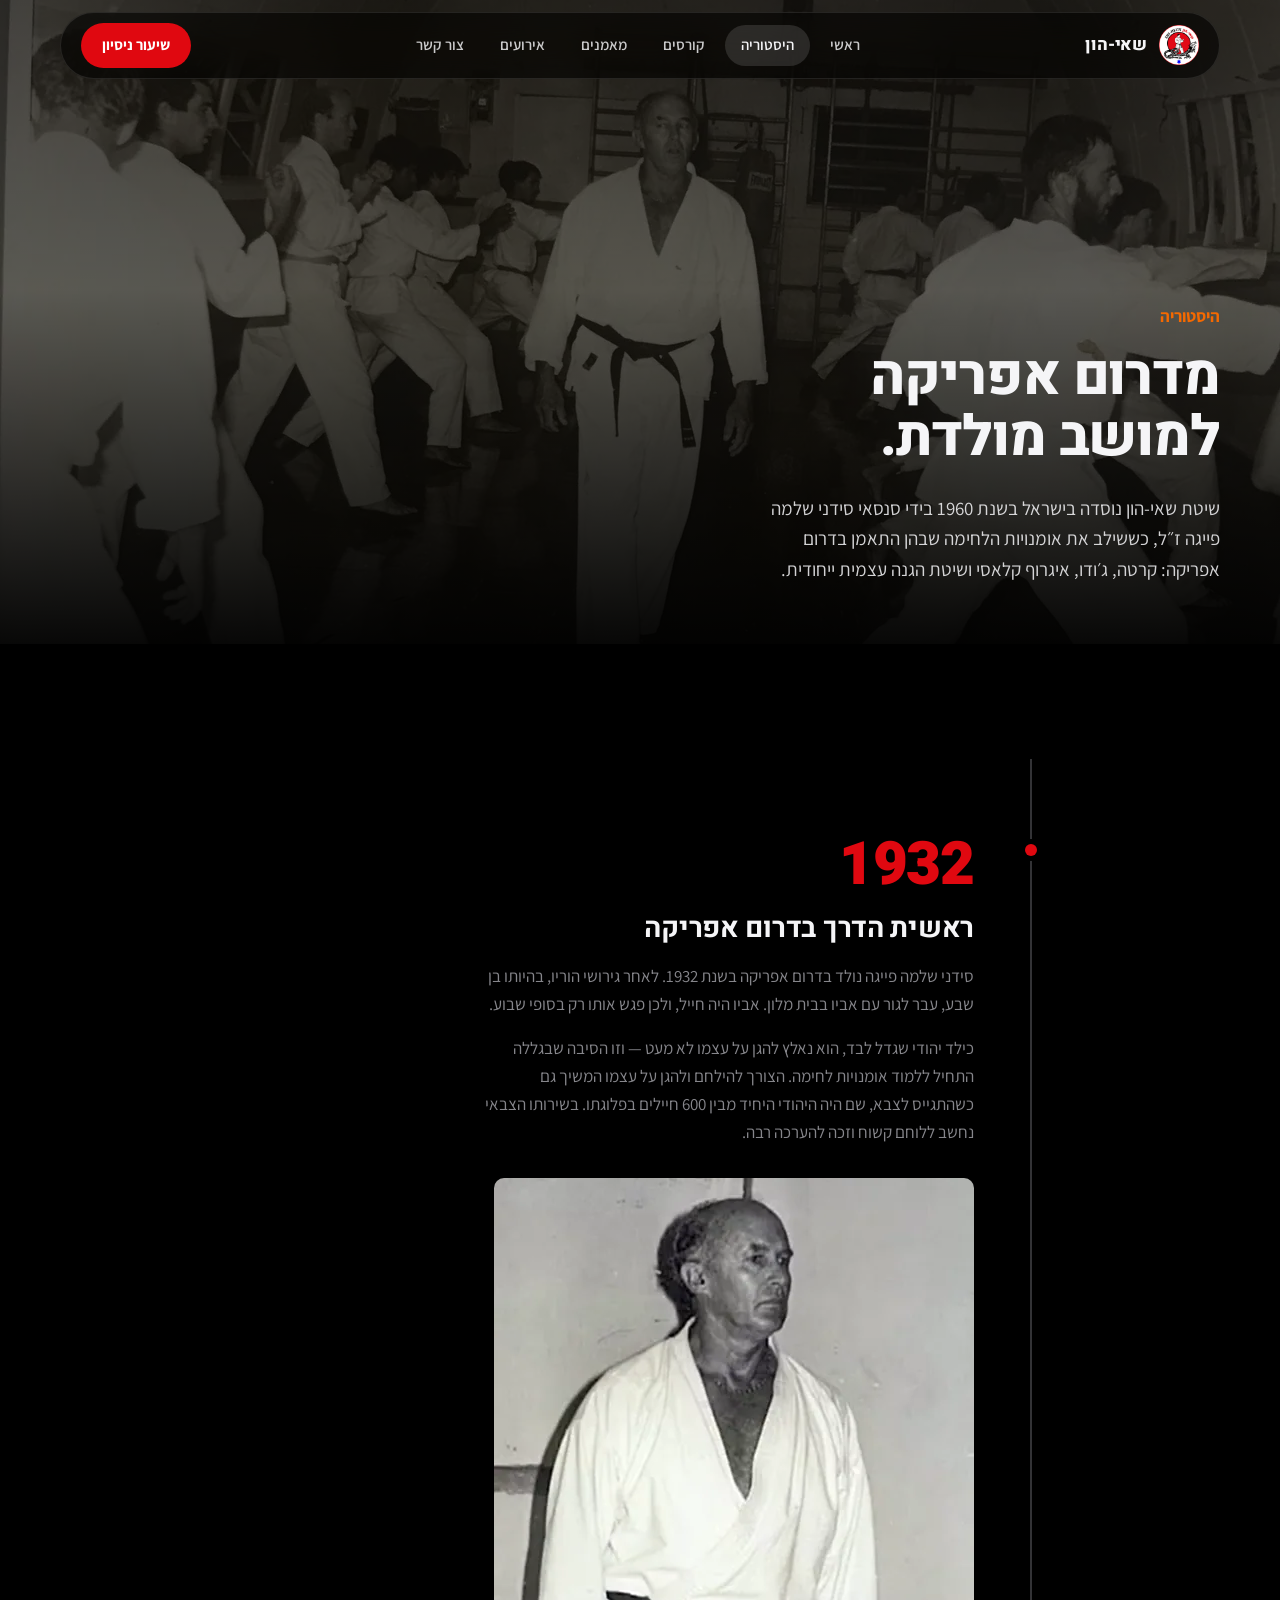
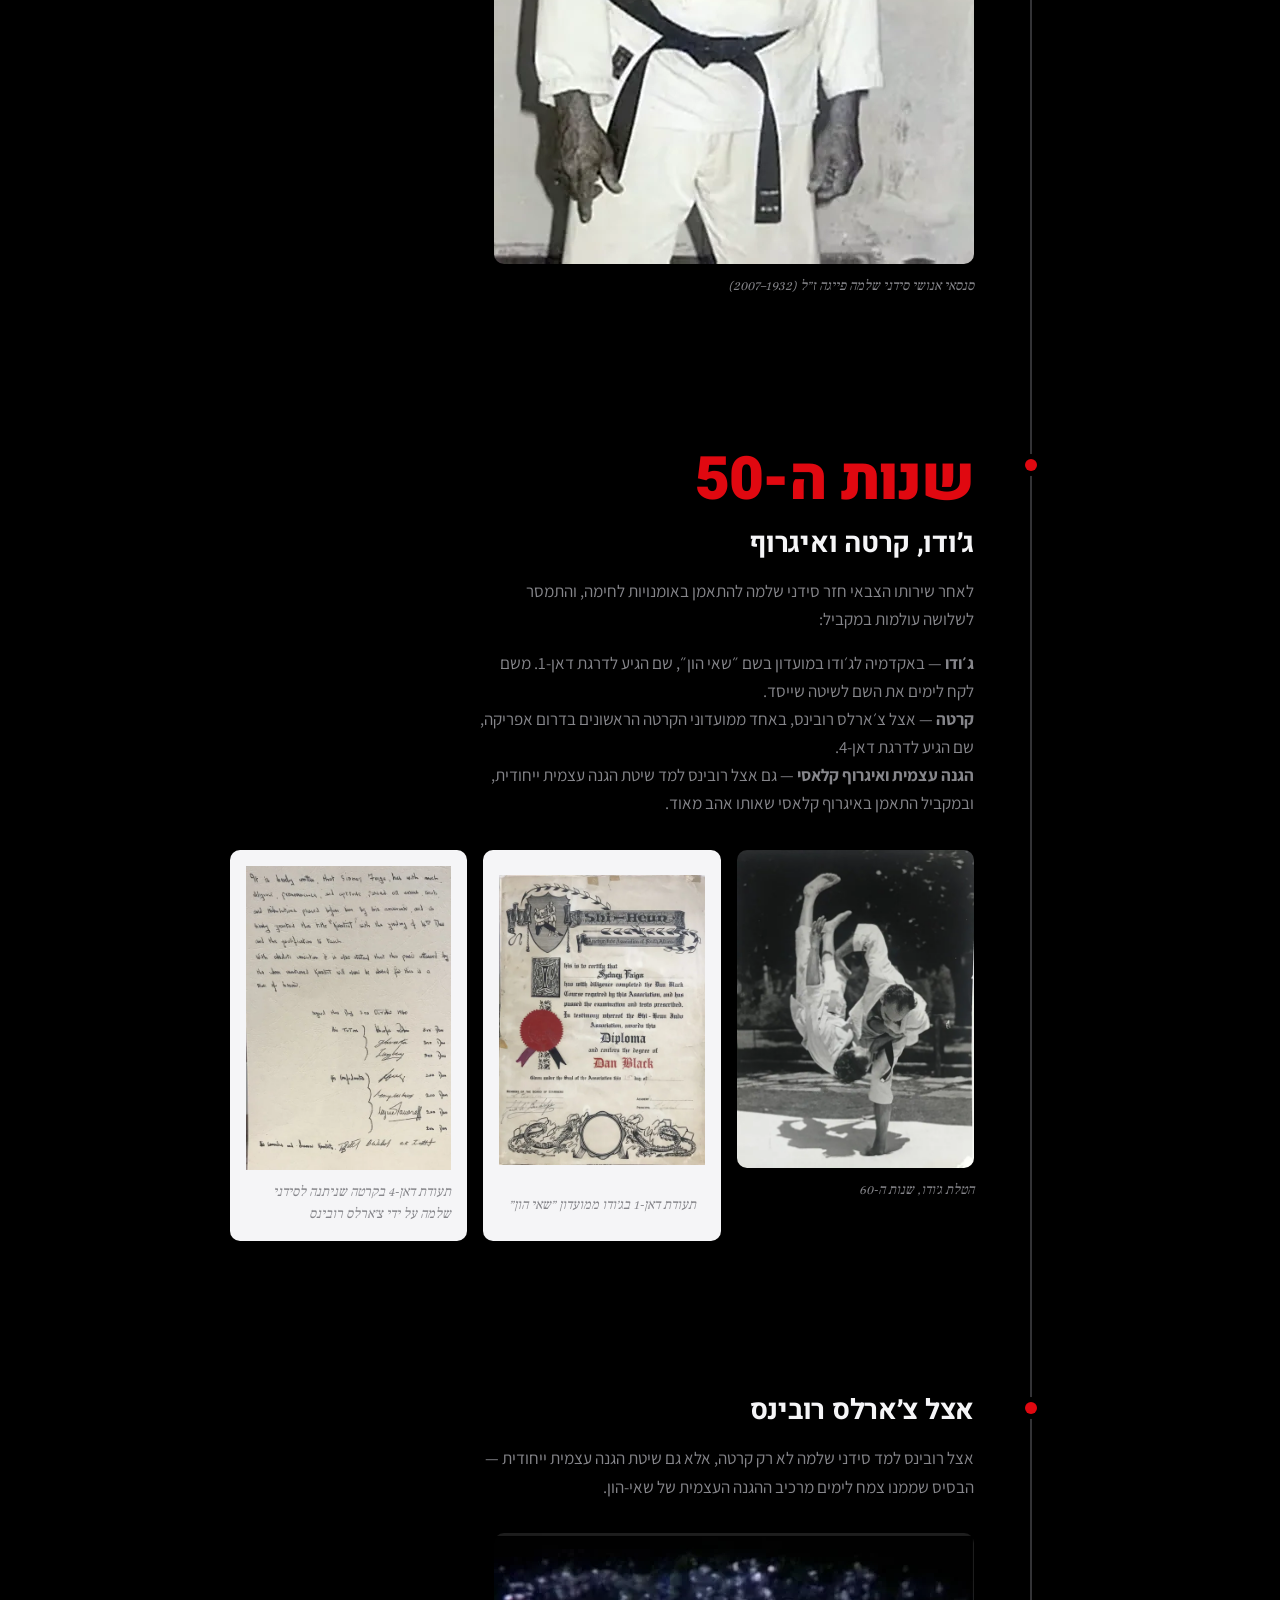
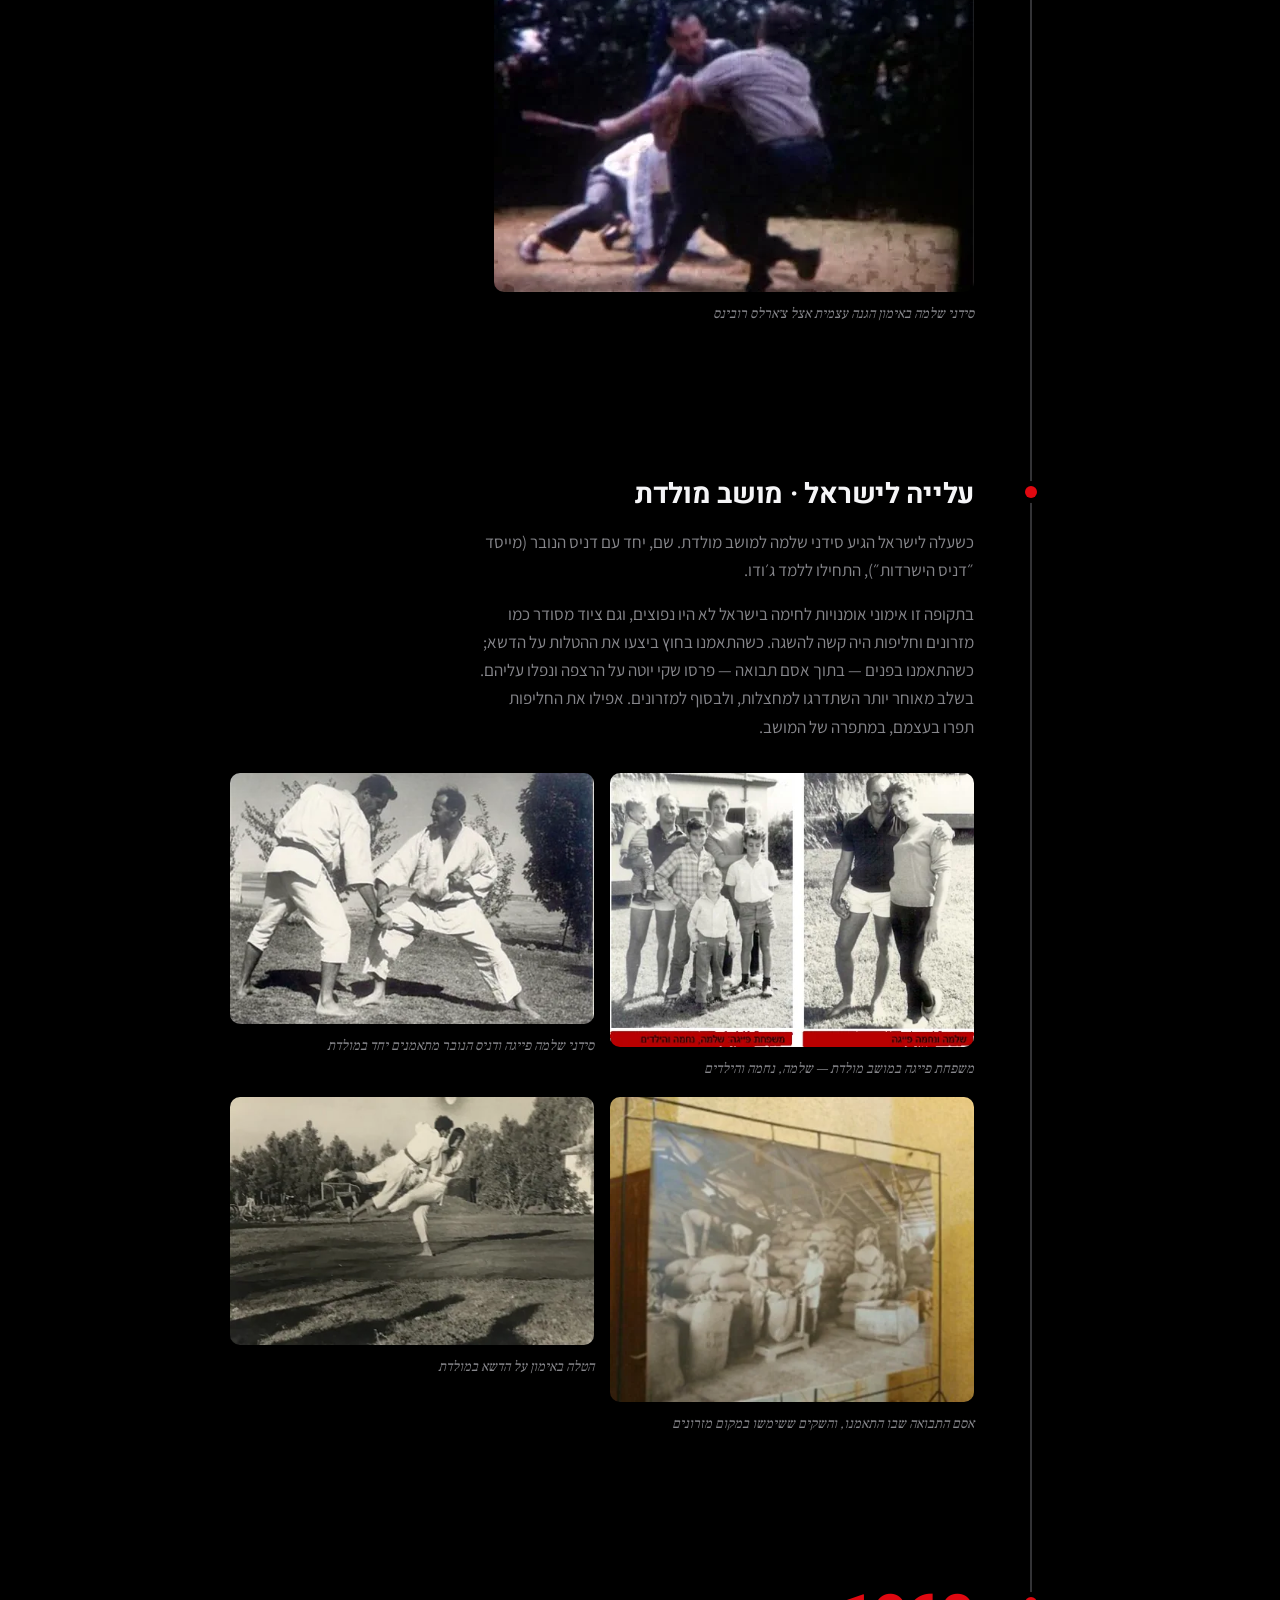
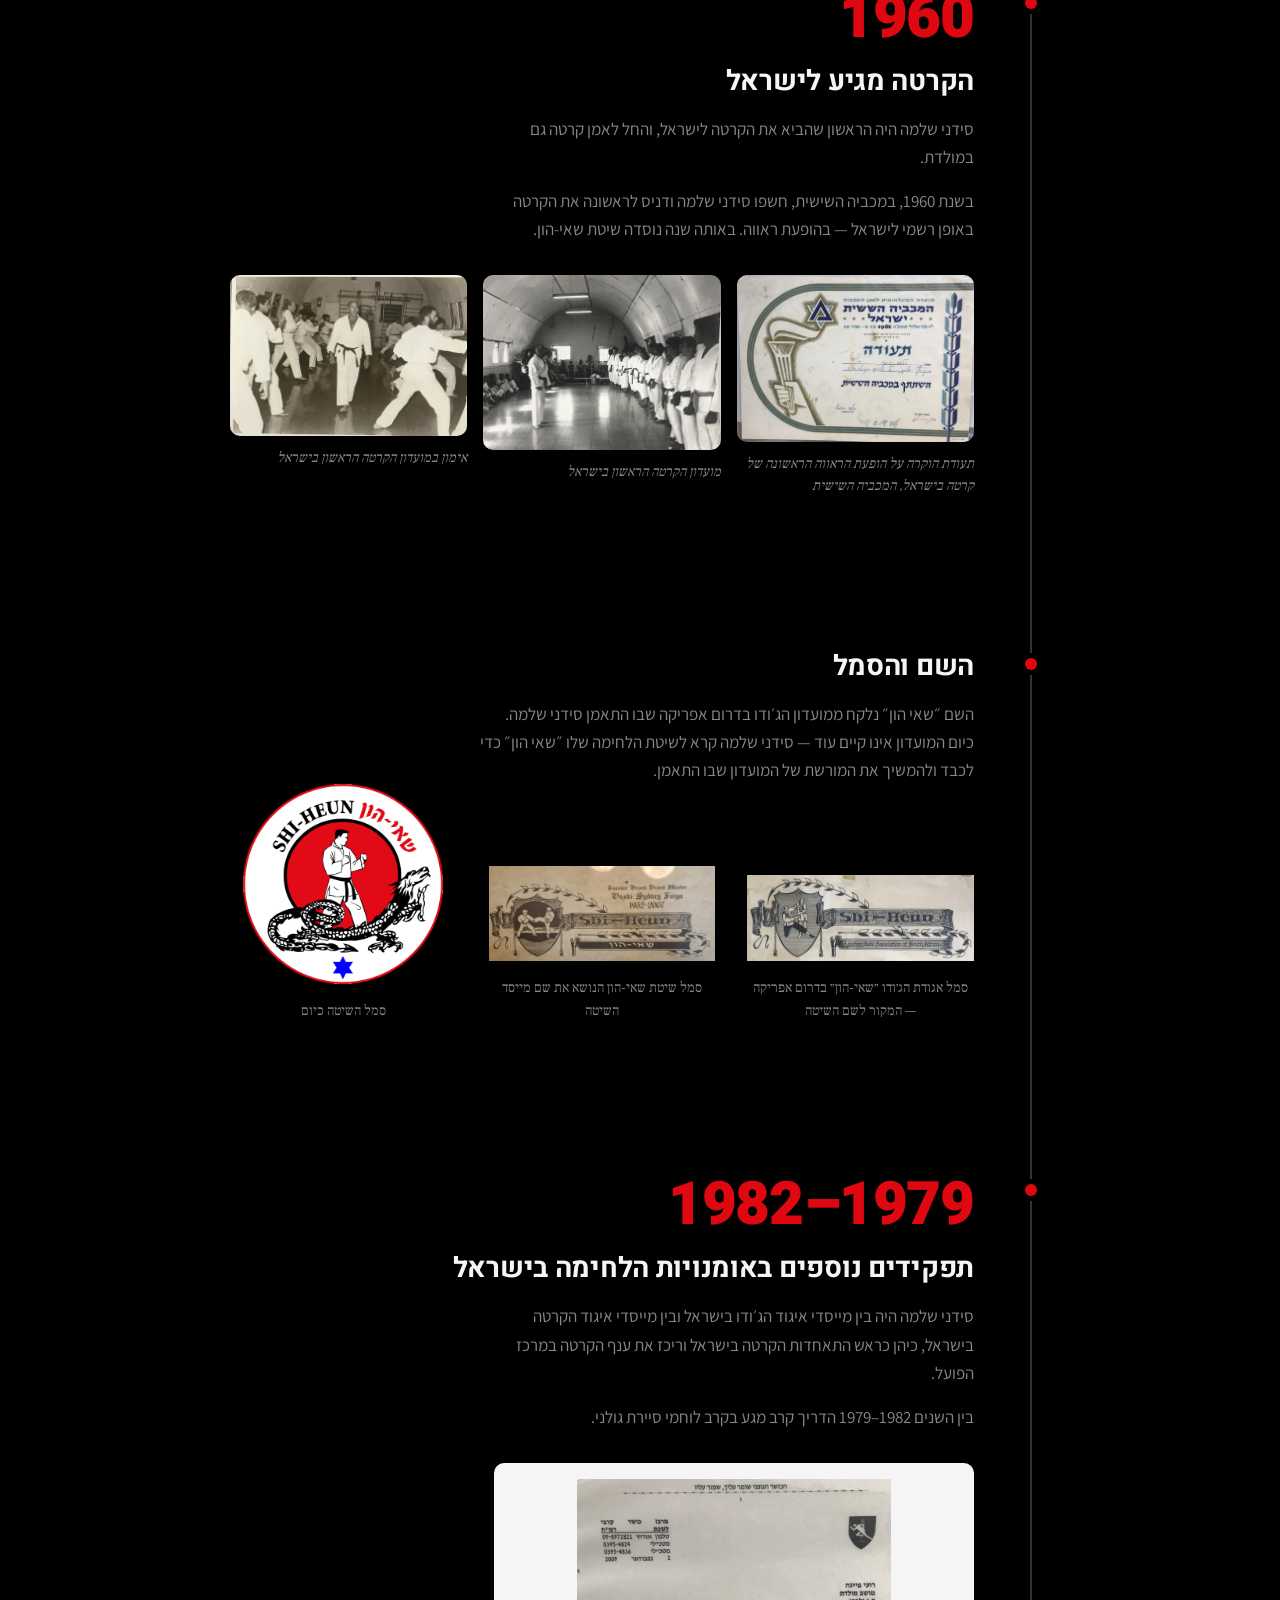
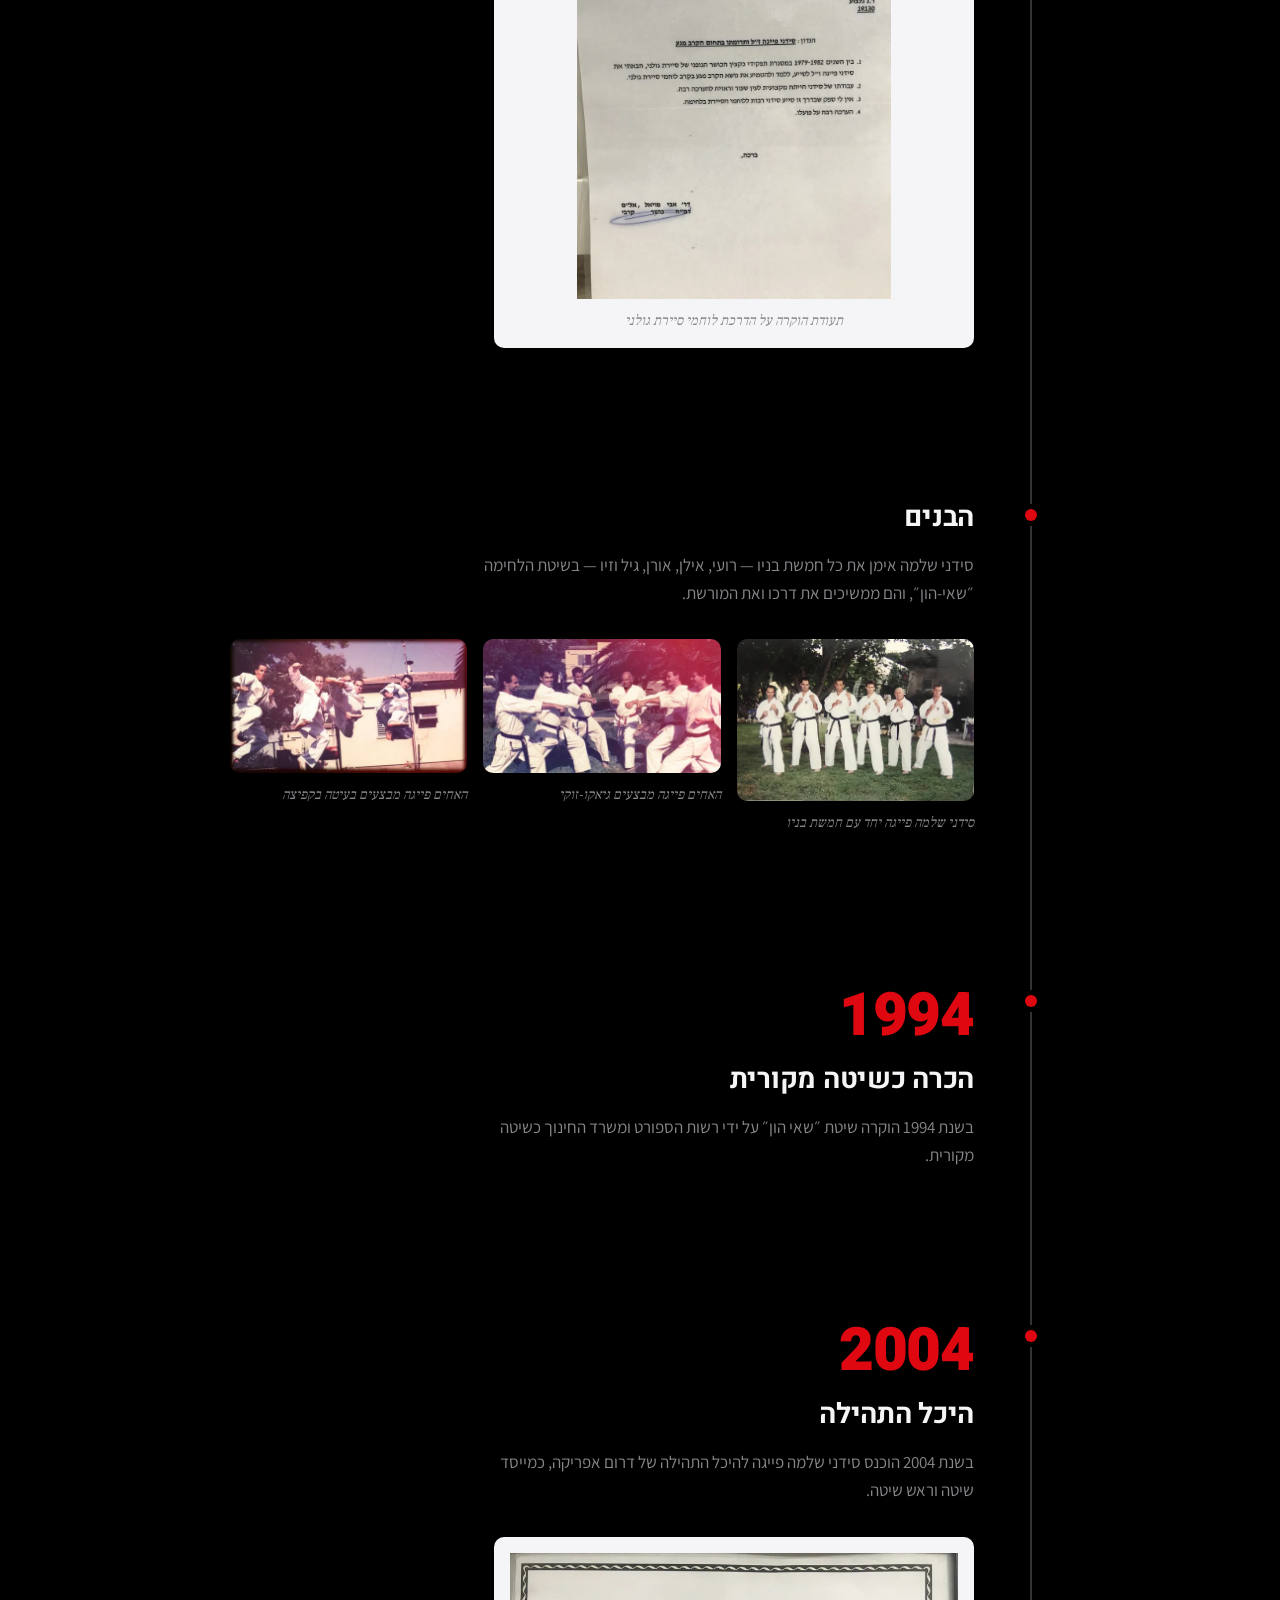
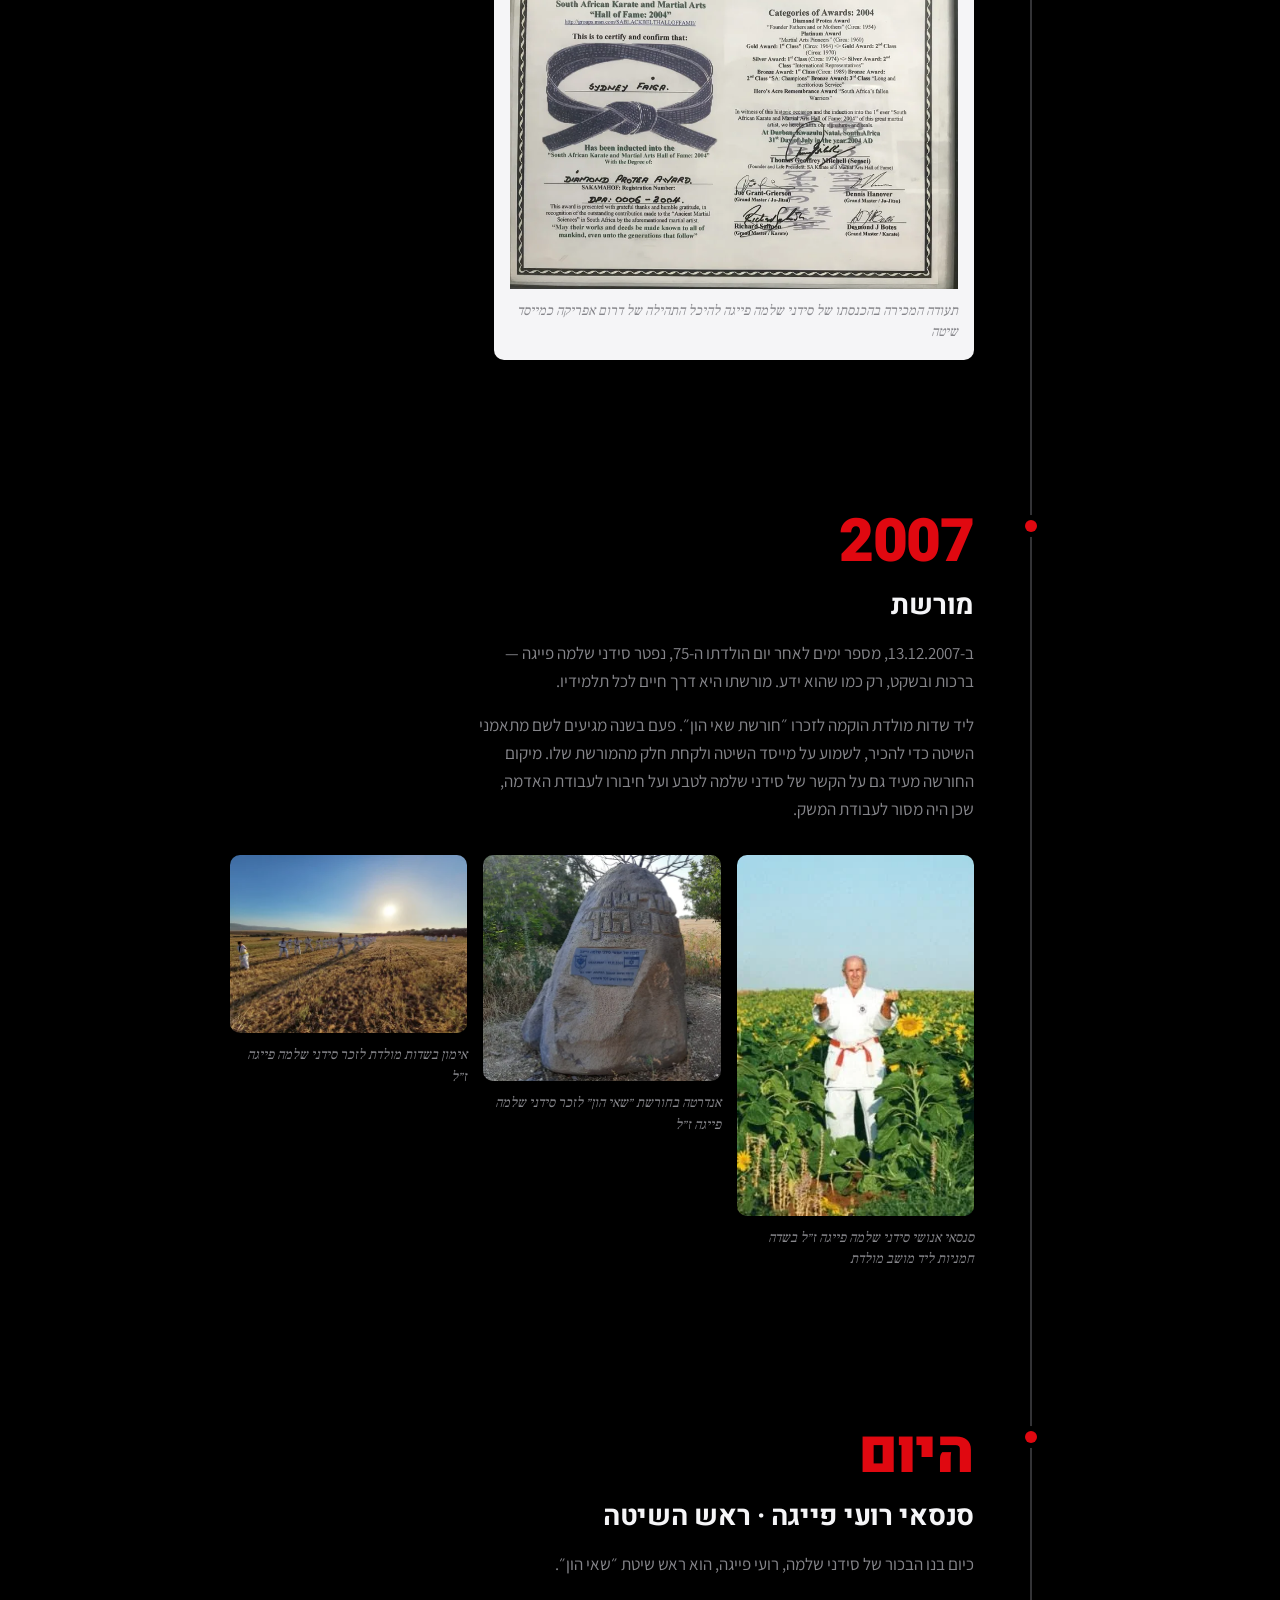
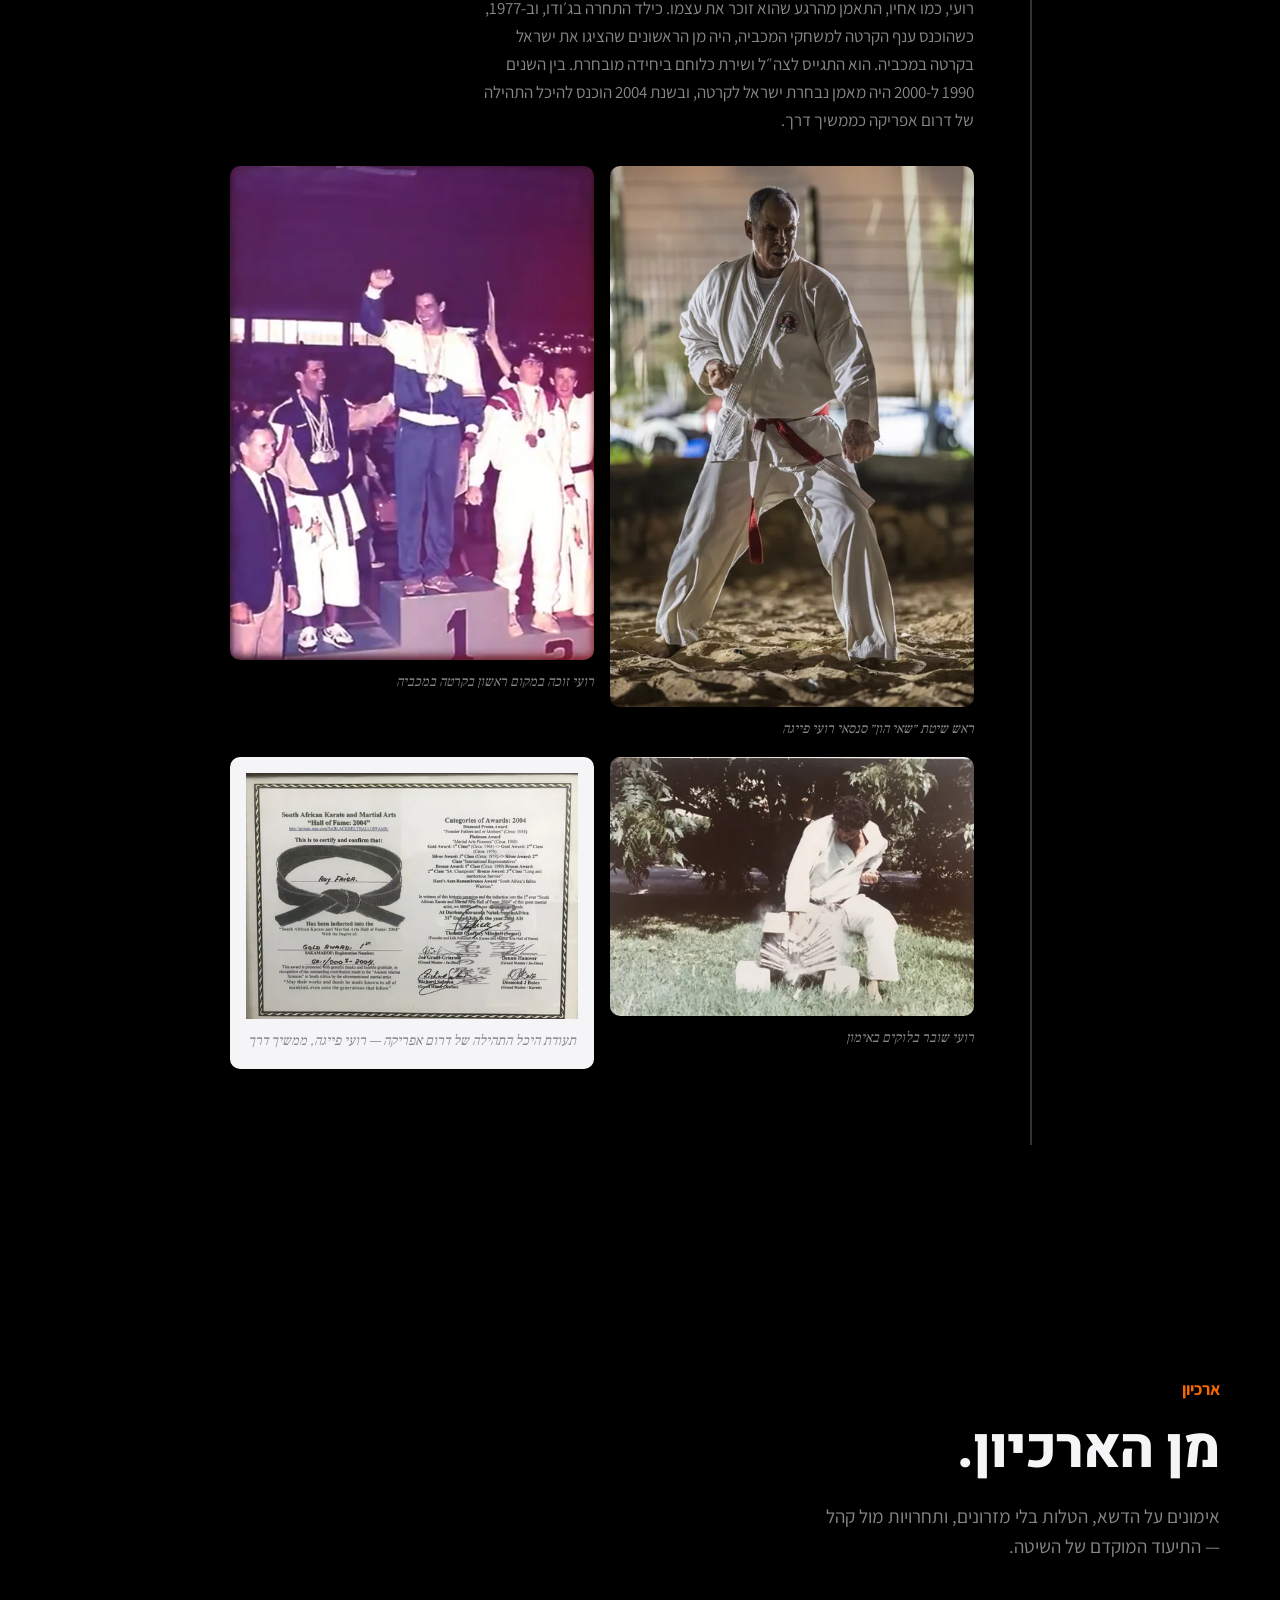
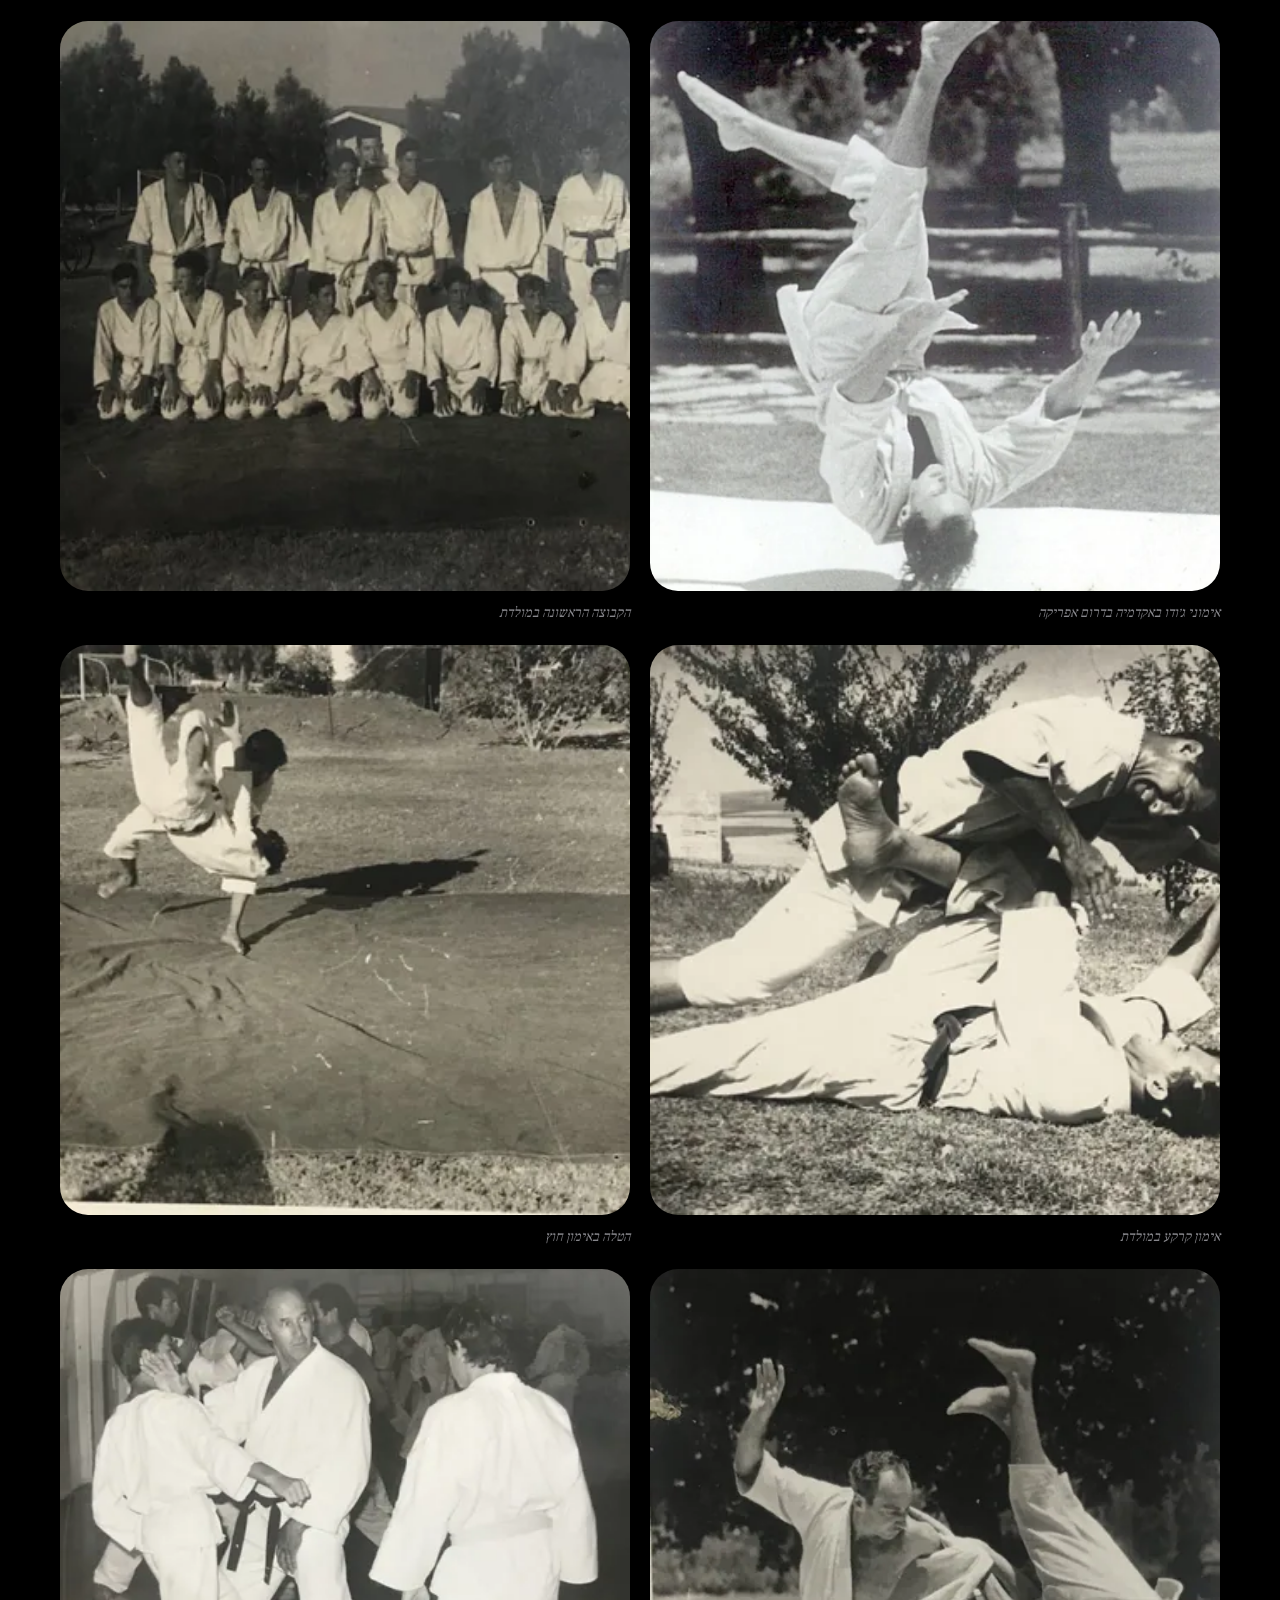
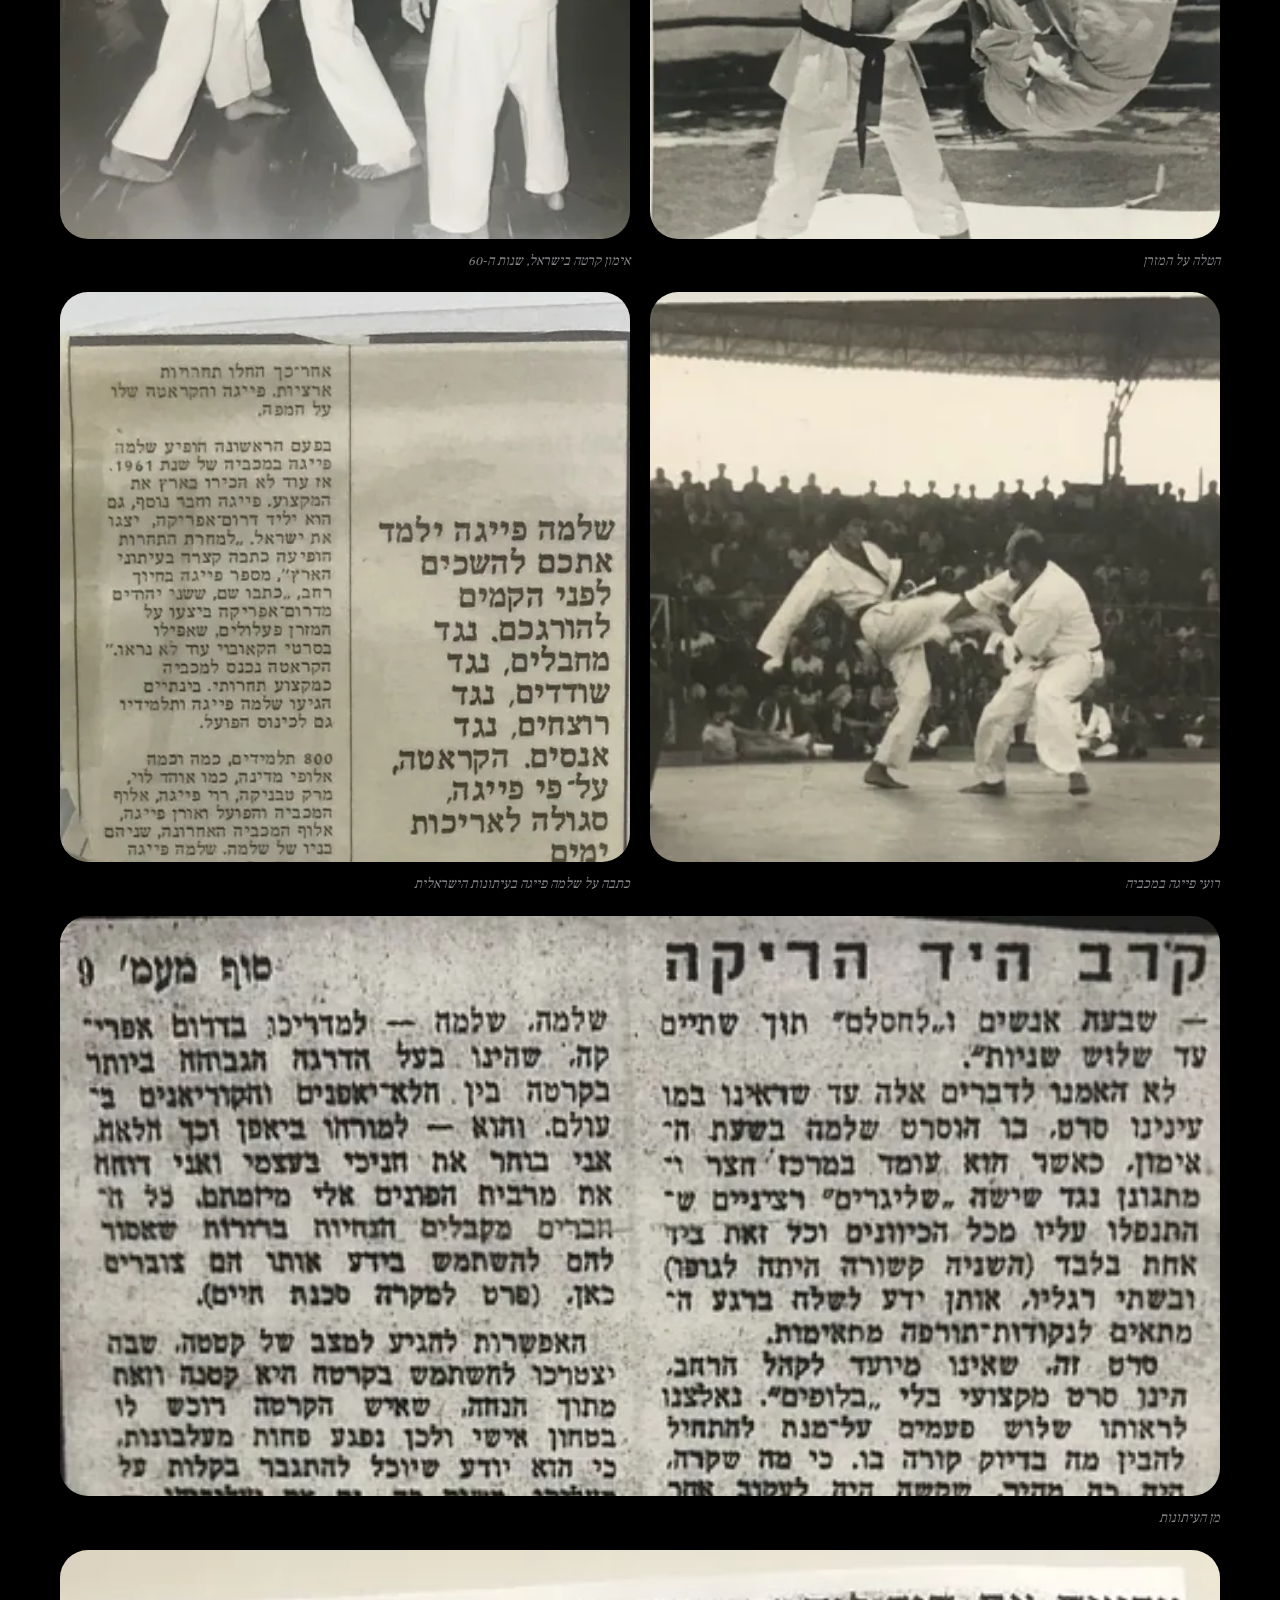
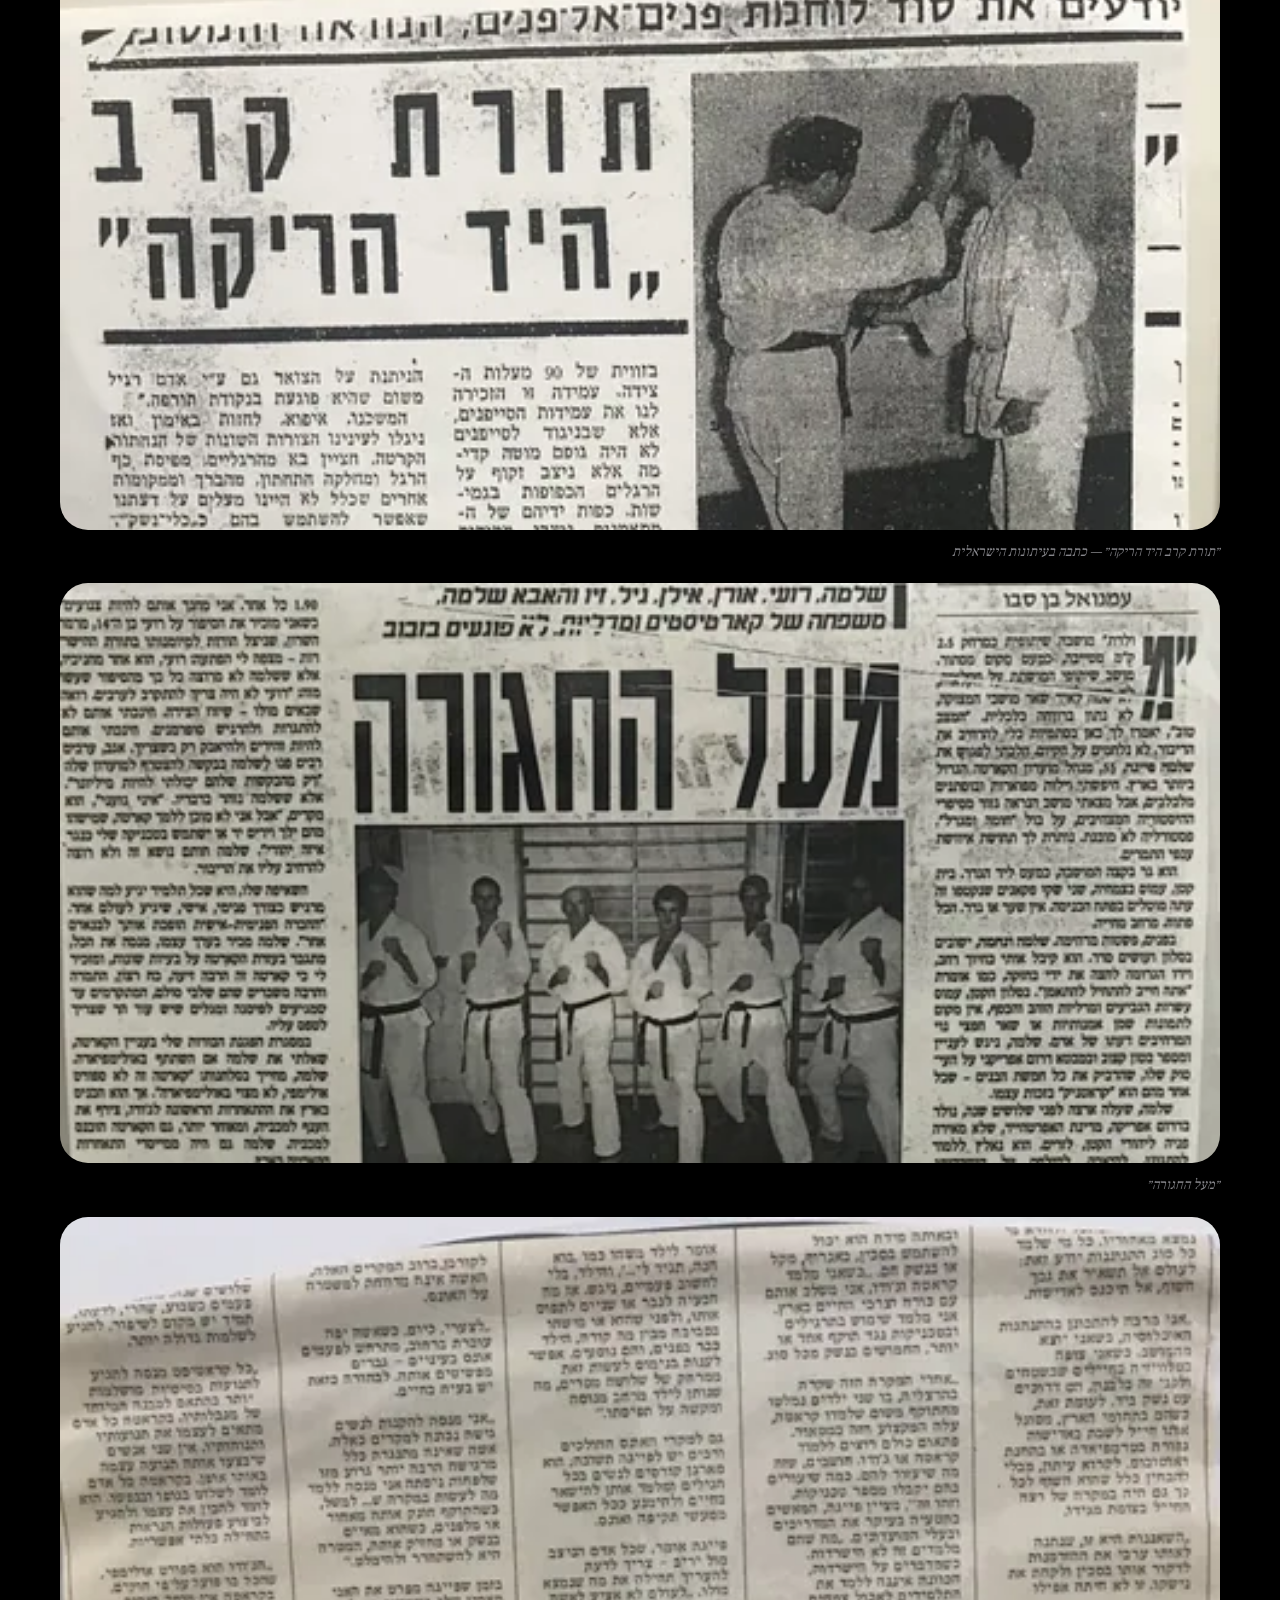
<file: history.html>
<!DOCTYPE html>
<html lang="he" dir="rtl">
<head>
<meta charset="utf-8">
<meta name="viewport" content="width=device-width, initial-scale=1">
<title>היסטוריה · שיטת שאי-הון</title>
<meta name="description" content="ההיסטוריה של שיטת שאי-הון: מסידני שלמה פייגה ז״ל בדרום אפריקה, דרך מושב מולדת והמכביה השישית ב-1960, ועד היום.">
<meta name="theme-color" content="#000000">
<meta property="og:title" content="היסטוריה · שיטת שאי-הון">
<meta property="og:description" content="ההיסטוריה של שיטת שאי-הון: מסידני שלמה פייגה ז״ל בדרום אפריקה, דרך מושב מולדת והמכביה השישית ב-1960, ועד היום.">
<meta property="og:type" content="website">
<meta property="og:locale" content="he_IL">
<meta property="og:image" content="https://www.shi-heun.com/assets/img/action/fire-defense-1280.webp">
<meta property="og:url" content="https://www.shi-heun.com/history.html">
<meta property="og:site_name" content="שיטת שאי-הון">
<meta name="robots" content="index, follow, max-image-preview:large, max-snippet:-1">
<link rel="canonical" href="https://www.shi-heun.com/history.html">
<link rel="icon" href="favicon.ico" sizes="any">
<link rel="icon" href="assets/img/brand/favicon-32.png" type="image/png">
<link rel="apple-touch-icon" href="assets/img/brand/favicon-180.png">
<link rel="preconnect" href="https://fonts.googleapis.com">
<link rel="preconnect" href="https://fonts.gstatic.com" crossorigin>
<link href="https://fonts.googleapis.com/css2?family=Heebo:wght@400;600;700;800;900&family=Assistant:wght@400;600;700&family=Frank+Ruhl+Libre:wght@400;500&display=swap" rel="stylesheet">
<link rel="stylesheet" href="assets/css/style.css">
<script type="application/ld+json">
{
  "@context": "https://schema.org",
  "@graph": [
    {
      "@type": "SportsActivityLocation",
      "@id": "https://www.shi-heun.com/#organization",
      "name": "שיטת שאי-הון",
      "alternateName": "Shi-Heun",
      "url": "https://www.shi-heun.com/",
      "description": "שיטת לחימה ישראלית מקורית שנוסדה ב-1960, המשלבת קרטה, ג׳ודו, איגרוף והגנה עצמית.",
      "foundingDate": "1960",
      "founder": {
        "@type": "Person",
        "name": "סידני שלמה פייגה"
      },
      "sport": "Martial Arts",
      "inLanguage": "he",
      "telephone": "+972507654145",
      "email": "shiheun.joey@gmail.com",
      "logo": "https://www.shi-heun.com/assets/img/brand/logo-512.png",
      "image": "https://www.shi-heun.com/assets/img/action/fire-defense-1280.webp",
      "sameAs": [
        "https://www.instagram.com/p/C9FxTw9I-Rl/",
        "https://www.youtube.com/@joey_shi-heun7309"
      ],
      "areaServed": {
        "@type": "Country",
        "name": "IL"
      },
      "knowsAbout": [
        "קראטה",
        "ג׳ודו",
        "איגרוף",
        "הגנה עצמית",
        "ביטחון עצמי",
        "אומנויות לחימה"
      ]
    },
    {
      "@type": "WebSite",
      "@id": "https://www.shi-heun.com/#website",
      "url": "https://www.shi-heun.com/",
      "name": "שיטת שאי-הון",
      "inLanguage": "he",
      "publisher": {
        "@id": "https://www.shi-heun.com/#organization"
      }
    },
    {
      "@type": "WebPage",
      "@id": "https://www.shi-heun.com/history.html",
      "url": "https://www.shi-heun.com/history.html",
      "name": "היסטוריה · שיטת שאי-הון",
      "description": "ההיסטוריה של שיטת שאי-הון: מסידני שלמה פייגה ז״ל בדרום אפריקה, דרך מושב מולדת והמכביה השישית ב-1960, ועד היום.",
      "inLanguage": "he",
      "isPartOf": {
        "@id": "https://www.shi-heun.com/#website"
      },
      "about": {
        "@id": "https://www.shi-heun.com/#organization"
      },
      "breadcrumb": {
        "@type": "BreadcrumbList",
        "itemListElement": [
          {
            "@type": "ListItem",
            "position": 1,
            "name": "ראשי",
            "item": "https://www.shi-heun.com/"
          },
          {
            "@type": "ListItem",
            "position": 2,
            "name": "היסטוריה",
            "item": "https://www.shi-heun.com/history.html"
          }
        ]
      }
    }
  ]
}
</script>
</head>
<body>
<a class="skip-link" href="#main">דילוג לתוכן הראשי</a>
<div class="nav-shell">
  <nav class="nav" aria-label="ניווט ראשי">
    <a class="nav__brand" href="index.html">
      <img src="assets/img/brand/logo-128.png" width="40" height="40" alt="סמל שיטת שאי-הון">
      <span>שאי-הון</span>
    </a>
    <button class="nav__toggle" type="button" aria-label="תפריט" aria-expanded="false" aria-controls="nav-links">
      <span></span><span></span><span></span>
    </button>
    <div class="nav__links" id="nav-links">
      <a href="index.html">ראשי</a><a href="history.html" aria-current="page">היסטוריה</a><a href="courses.html">קורסים</a><a href="coaches.html">מאמנים</a><a href="events.html">אירועים</a><a href="contact.html">צור קשר</a>
    </div>
    <a class="btn btn--primary nav__cta" href="contact.html">שיעור ניסיון</a>
  </nav>
</div>
<main id="main">

<section class="pagehero">
  <div class="pagehero__media"><img src="assets/img/history/first-club-train-1920.webp" srcset="assets/img/history/first-club-train-480.webp 480w, assets/img/history/first-club-train-800.webp 800w, assets/img/history/first-club-train-1280.webp 1280w, assets/img/history/first-club-train-1920.webp 1920w" sizes="100vw" width="2861" height="1945" alt="אימון במועדון הקרטה הראשון בישראל" loading="eager" decoding="async" fetchpriority="high"></div>
  <div class="pagehero__scrim"></div>
  <div class="pagehero__inner wrap">
    <p class="eyebrow">היסטוריה</p>
    <h1 class="display">מדרום אפריקה<br>למושב מולדת.</h1>
    <p class="lede" style="margin-block-start:var(--s24);max-width:52ch;color:rgba(245,245,247,.86)">
      שיטת שאי-הון נוסדה בישראל בשנת <span class="ltr">1960</span> בידי סנסאי סידני שלמה פייגה ז״ל, כששילב את אומנויות הלחימה שבהן התאמן בדרום אפריקה: קרטה, ג׳ודו, איגרוף קלאסי ושיטת הגנה עצמית ייחודית.
    </p>
  </div>
</section>

<section class="stage section">
  <div class="wrap wrap--narrow">
    <div class="timeline">
      <div class="timeline__progress" aria-hidden="true"></div>
    <article class="tl-item reveal">
      <p class="tl-year">1932</p><h3>ראשית הדרך בדרום אפריקה</h3>
      <div class="tl-body"><p>סידני שלמה פייגה נולד בדרום אפריקה בשנת <span class="ltr">1932</span>. לאחר גירושי הוריו, בהיותו בן שבע, עבר לגור עם אביו בבית מלון. אביו היה חייל, ולכן פגש אותו רק בסופי שבוע.</p><p>כילד יהודי שגדל לבד, הוא נאלץ להגן על עצמו לא מעט — וזו הסיבה שבגללה התחיל ללמוד אומנויות לחימה. הצורך להילחם ולהגן על עצמו המשיך גם כשהתגייס לצבא, שם היה היהודי היחיד מבין <span class="ltr">600</span> חיילים בפלוגתו. בשירותו הצבאי נחשב ללוחם קשוח וזכה להערכה רבה.</p></div>
      <div class="tl-media tl-media--1"><figure class="plate"><img src="assets/img/history/founder-portrait-480.webp" srcset="assets/img/history/founder-portrait-480.webp 480w" sizes="(max-width:700px) 92vw, 60vw" width="756" height="1080" alt="סנסאי אנושי סידני שלמה פייגה ז״ל (1932–2007)" loading="lazy" decoding="async"><figcaption>סנסאי אנושי סידני שלמה פייגה ז״ל (1932–2007)</figcaption></figure></div>
    </article>
    <article class="tl-item reveal">
      <p class="tl-year">שנות ה-50</p><h3>ג׳ודו, קרטה ואיגרוף</h3>
      <div class="tl-body"><p>לאחר שירותו הצבאי חזר סידני שלמה להתאמן באומנויות לחימה, והתמסר לשלושה עולמות במקביל:</p><p><strong>ג׳ודו</strong> — באקדמיה לג׳ודו במועדון בשם ״שאי הון״, שם הגיע לדרגת דאן-<span class="ltr">1</span>. משם לקח לימים את השם לשיטה שייסד.<br><strong>קרטה</strong> — אצל צ׳ארלס רובינס, באחד ממועדוני הקרטה הראשונים בדרום אפריקה, שם הגיע לדרגת דאן-<span class="ltr">4</span>.<br><strong>הגנה עצמית ואיגרוף קלאסי</strong> — גם אצל רובינס למד שיטת הגנה עצמית ייחודית, ובמקביל התאמן באיגרוף קלאסי שאותו אהב מאוד.</p></div>
      <div class="tl-media tl-media--3"><figure class="plate"><img src="assets/img/history/judo-throw-2-1280.webp" srcset="assets/img/history/judo-throw-2-480.webp 480w, assets/img/history/judo-throw-2-800.webp 800w, assets/img/history/judo-throw-2-1280.webp 1280w" sizes="(max-width:700px) 92vw, 24vw" width="1479" height="1983" alt="הטלת ג׳ודו, שנות ה-60" loading="lazy" decoding="async"><figcaption>הטלת ג׳ודו, שנות ה-60</figcaption></figure><figure class="plate plate--contain"><img src="assets/img/history/cert-judo-dan-1920.webp" srcset="assets/img/history/cert-judo-dan-480.webp 480w, assets/img/history/cert-judo-dan-800.webp 800w, assets/img/history/cert-judo-dan-1280.webp 1280w, assets/img/history/cert-judo-dan-1920.webp 1920w" sizes="(max-width:700px) 92vw, 24vw" width="2644" height="3735" alt="תעודת דאן-1 בג׳ודו ממועדון ״שאי הון״" loading="lazy" decoding="async"><figcaption>תעודת דאן-1 בג׳ודו ממועדון ״שאי הון״</figcaption></figure><figure class="plate plate--contain"><img src="assets/img/history/cert-karate-robins-1920.webp" srcset="assets/img/history/cert-karate-robins-480.webp 480w, assets/img/history/cert-karate-robins-800.webp 800w, assets/img/history/cert-karate-robins-1280.webp 1280w, assets/img/history/cert-karate-robins-1920.webp 1920w" sizes="(max-width:700px) 92vw, 24vw" width="2156" height="3200" alt="תעודת דאן-4 בקרטה שניתנה לסידני שלמה על ידי צ׳ארלס רובינס" loading="lazy" decoding="async"><figcaption>תעודת דאן-4 בקרטה שניתנה לסידני שלמה על ידי צ׳ארלס רובינס</figcaption></figure></div>
    </article>
    <article class="tl-item reveal">
      <h3>אצל צ׳ארלס רובינס</h3>
      <div class="tl-body"><p>אצל רובינס למד סידני שלמה לא רק קרטה, אלא גם שיטת הגנה עצמית ייחודית — הבסיס שממנו צמח לימים מרכיב ההגנה העצמית של שאי-הון.</p></div>
      <div class="tl-media tl-media--1"><figure class="plate"><img src="assets/img/history/founder-robins-480.webp" srcset="assets/img/history/founder-robins-480.webp 480w" sizes="(max-width:700px) 92vw, 60vw" width="490" height="366" alt="סידני שלמה באימון הגנה עצמית אצל צ׳ארלס רובינס" loading="lazy" decoding="async"><figcaption>סידני שלמה באימון הגנה עצמית אצל צ׳ארלס רובינס</figcaption></figure></div>
    </article>
    <article class="tl-item reveal">
      <h3>עלייה לישראל · מושב מולדת</h3>
      <div class="tl-body"><p>כשעלה לישראל הגיע סידני שלמה למושב מולדת. שם, יחד עם דניס הנובר (מייסד ״דניס הישרדות״), התחילו ללמד ג׳ודו.</p><p>בתקופה זו אימוני אומנויות לחימה בישראל לא היו נפוצים, וגם ציוד מסודר כמו מזרונים וחליפות היה קשה להשגה. כשהתאמנו בחוץ ביצעו את ההטלות על הדשא; כשהתאמנו בפנים — בתוך אסם תבואה — פרסו שקי יוטה על הרצפה ונפלו עליהם. בשלב מאוחר יותר השתדרגו למחצלות, ולבסוף למזרונים. אפילו את החליפות תפרו בעצמם, במתפרה של המושב.</p></div>
      <div class="tl-media tl-media--2"><figure class="plate"><img src="assets/img/history/founder-family-574.webp" srcset="assets/img/history/founder-family-480.webp 480w, assets/img/history/founder-family-574.webp 574w" sizes="(max-width:700px) 92vw, 34vw" width="574" height="433" alt="משפחת פייגה במושב מולדת — שלמה, נחמה והילדים" loading="lazy" decoding="async"><figcaption>משפחת פייגה במושב מולדת — שלמה, נחמה והילדים</figcaption></figure><figure class="plate"><img src="assets/img/history/founder-hanover-480.webp" srcset="assets/img/history/founder-hanover-480.webp 480w" sizes="(max-width:700px) 92vw, 34vw" width="754" height="520" alt="סידני שלמה פייגה ודניס הנובר מתאמנים יחד במולדת" loading="lazy" decoding="async"><figcaption>סידני שלמה פייגה ודניס הנובר מתאמנים יחד במולדת</figcaption></figure><figure class="plate"><img src="assets/img/history/barn-sacks-480.webp" srcset="assets/img/history/barn-sacks-480.webp 480w" sizes="(max-width:700px) 92vw, 34vw" width="763" height="641" alt="אסם התבואה שבו התאמנו, והשקים ששימשו במקום מזרונים" loading="lazy" decoding="async"><figcaption>אסם התבואה שבו התאמנו, והשקים ששימשו במקום מזרונים</figcaption></figure><figure class="plate"><img src="assets/img/history/judo-throw-6-1280.webp" srcset="assets/img/history/judo-throw-6-480.webp 480w, assets/img/history/judo-throw-6-800.webp 800w, assets/img/history/judo-throw-6-1280.webp 1280w" sizes="(max-width:700px) 92vw, 34vw" width="1865" height="1269" alt="הטלה באימון על הדשא במולדת" loading="lazy" decoding="async"><figcaption>הטלה באימון על הדשא במולדת</figcaption></figure></div>
    </article>
    <article class="tl-item reveal">
      <p class="tl-year">1960</p><h3>הקרטה מגיע לישראל</h3>
      <div class="tl-body"><p>סידני שלמה היה הראשון שהביא את הקרטה לישראל, והחל לאמן קרטה גם במולדת.</p><p>בשנת <span class="ltr">1960</span>, במכביה השישית, חשפו סידני שלמה ודניס לראשונה את הקרטה באופן רשמי לישראל — בהופעת ראווה. באותה שנה נוסדה שיטת שאי-הון.</p></div>
      <div class="tl-media tl-media--3"><figure class="plate"><img src="assets/img/history/maccabiah-cert-1920.webp" srcset="assets/img/history/maccabiah-cert-480.webp 480w, assets/img/history/maccabiah-cert-800.webp 800w, assets/img/history/maccabiah-cert-1280.webp 1280w, assets/img/history/maccabiah-cert-1920.webp 1920w" sizes="(max-width:700px) 92vw, 24vw" width="3817" height="2677" alt="תעודת הוקרה על הופעת הראווה הראשונה של קרטה בישראל, המכביה השישית" loading="lazy" decoding="async"><figcaption>תעודת הוקרה על הופעת הראווה הראשונה של קרטה בישראל, המכביה השישית</figcaption></figure><figure class="plate"><img src="assets/img/history/first-club-line-1920.webp" srcset="assets/img/history/first-club-line-480.webp 480w, assets/img/history/first-club-line-800.webp 800w, assets/img/history/first-club-line-1280.webp 1280w, assets/img/history/first-club-line-1920.webp 1920w" sizes="(max-width:700px) 92vw, 24vw" width="2918" height="2153" alt="מועדון הקרטה הראשון בישראל" loading="lazy" decoding="async"><figcaption>מועדון הקרטה הראשון בישראל</figcaption></figure><figure class="plate"><img src="assets/img/history/first-club-train-1920.webp" srcset="assets/img/history/first-club-train-480.webp 480w, assets/img/history/first-club-train-800.webp 800w, assets/img/history/first-club-train-1280.webp 1280w, assets/img/history/first-club-train-1920.webp 1920w" sizes="(max-width:700px) 92vw, 24vw" width="2861" height="1945" alt="אימון במועדון הקרטה הראשון בישראל" loading="lazy" decoding="async"><figcaption>אימון במועדון הקרטה הראשון בישראל</figcaption></figure></div>
    </article>
    <article class="tl-item reveal">
      <h3>השם והסמל</h3>
      <div class="tl-body"><p>השם ״שאי הון״ נלקח ממועדון הג׳ודו בדרום אפריקה שבו התאמן סידני שלמה. כיום המועדון אינו קיים עוד — סידני שלמה קרא לשיטת הלחימה שלו ״שאי הון״ כדי לכבד ולהמשיך את המורשת של המועדון שבו התאמן.</p></div>
      <div class="emblems"><figure><img src="assets/img/history/emblem-sa-club-1280.webp" srcset="assets/img/history/emblem-sa-club-480.webp 480w, assets/img/history/emblem-sa-club-800.webp 800w, assets/img/history/emblem-sa-club-1280.webp 1280w" sizes="(max-width:700px) 84vw, 28vw" width="1365" height="517" alt="סמל אגודת הג׳ודו ״שאי-הון״ בדרום אפריקה — המקור לשם השיטה" loading="lazy" decoding="async"><figcaption>סמל אגודת הג׳ודו ״שאי-הון״ בדרום אפריקה — המקור לשם השיטה</figcaption></figure><figure><img src="assets/img/history/emblem-original-800.webp" srcset="assets/img/history/emblem-original-480.webp 480w, assets/img/history/emblem-original-800.webp 800w" sizes="(max-width:700px) 84vw, 28vw" width="963" height="406" alt="סמל שיטת שאי-הון הנושא את שם מייסד השיטה" loading="lazy" decoding="async"><figcaption>סמל שיטת שאי-הון הנושא את שם מייסד השיטה</figcaption></figure><figure><img src="assets/img/brand/logo-512.png" width="512" height="512" alt="סמל השיטה כיום" loading="lazy" decoding="async"><figcaption>סמל השיטה כיום</figcaption></figure></div>
    </article>
    <article class="tl-item reveal">
      <p class="tl-year">1979–1982</p><h3>תפקידים נוספים באומנויות הלחימה בישראל</h3>
      <div class="tl-body"><p>סידני שלמה היה בין מייסדי איגוד הג׳ודו בישראל ובין מייסדי איגוד הקרטה בישראל, כיהן כראש התאחדות הקרטה בישראל וריכז את ענף הקרטה במרכז הפועל.</p><p>בין השנים <span class="ltr">1979–1982</span> הדריך קרב מגע בקרב לוחמי סיירת גולני.</p></div>
      <div class="tl-media tl-media--1"><figure class="plate plate--contain"><img src="assets/img/history/cert-golani-1920.webp" srcset="assets/img/history/cert-golani-480.webp 480w, assets/img/history/cert-golani-800.webp 800w, assets/img/history/cert-golani-1280.webp 1280w, assets/img/history/cert-golani-1920.webp 1920w" sizes="(max-width:700px) 92vw, 60vw" width="3024" height="4032" alt="תעודת הוקרה על הדרכת לוחמי סיירת גולני" loading="lazy" decoding="async"><figcaption>תעודת הוקרה על הדרכת לוחמי סיירת גולני</figcaption></figure></div>
    </article>
    <article class="tl-item reveal">
      <h3>הבנים</h3>
      <div class="tl-body"><p>סידני שלמה אימן את כל חמשת בניו — רועי, אילן, אורן, גיל וזיו — בשיטת הלחימה ״שאי-הון״, והם ממשיכים את דרכו ואת המורשת.</p></div>
      <div class="tl-media tl-media--3"><figure class="plate"><img src="assets/img/history/father-and-sons-1920.webp" srcset="assets/img/history/father-and-sons-480.webp 480w, assets/img/history/father-and-sons-800.webp 800w, assets/img/history/father-and-sons-1280.webp 1280w, assets/img/history/father-and-sons-1920.webp 1920w" sizes="(max-width:700px) 92vw, 24vw" width="3516" height="2387" alt="סידני שלמה פייגה יחד עם חמשת בניו" loading="lazy" decoding="async"><figcaption>סידני שלמה פייגה יחד עם חמשת בניו</figcaption></figure><figure class="plate"><img src="assets/img/history/brothers-gyaku-1920.webp" srcset="assets/img/history/brothers-gyaku-480.webp 480w, assets/img/history/brothers-gyaku-800.webp 800w, assets/img/history/brothers-gyaku-1280.webp 1280w, assets/img/history/brothers-gyaku-1920.webp 1920w" sizes="(max-width:700px) 92vw, 24vw" width="1920" height="1080" alt="האחים פייגה מבצעים גיאקו-זוקי" loading="lazy" decoding="async"><figcaption>האחים פייגה מבצעים גיאקו-זוקי</figcaption></figure><figure class="plate"><img src="assets/img/history/brothers-jump-1920.webp" srcset="assets/img/history/brothers-jump-480.webp 480w, assets/img/history/brothers-jump-800.webp 800w, assets/img/history/brothers-jump-1280.webp 1280w, assets/img/history/brothers-jump-1920.webp 1920w" sizes="(max-width:700px) 92vw, 24vw" width="1920" height="1080" alt="האחים פייגה מבצעים בעיטה בקפיצה" loading="lazy" decoding="async"><figcaption>האחים פייגה מבצעים בעיטה בקפיצה</figcaption></figure></div>
    </article>
    <article class="tl-item reveal">
      <p class="tl-year">1994</p><h3>הכרה כשיטה מקורית</h3>
      <div class="tl-body"><p>בשנת <span class="ltr">1994</span> הוקרה שיטת ״שאי הון״ על ידי רשות הספורט ומשרד החינוך כשיטה מקורית.</p></div>
      
    </article>
    <article class="tl-item reveal">
      <p class="tl-year">2004</p><h3>היכל התהילה</h3>
      <div class="tl-body"><p>בשנת <span class="ltr">2004</span> הוכנס סידני שלמה פייגה להיכל התהילה של דרום אפריקה, כמייסד שיטה וראש שיטה.</p></div>
      <div class="tl-media tl-media--1"><figure class="plate plate--contain"><img src="assets/img/history/cert-halloffame-1920.webp" srcset="assets/img/history/cert-halloffame-480.webp 480w, assets/img/history/cert-halloffame-800.webp 800w, assets/img/history/cert-halloffame-1280.webp 1280w, assets/img/history/cert-halloffame-1920.webp 1920w" sizes="(max-width:700px) 92vw, 60vw" width="4032" height="3024" alt="תעודה המכירה בהכנסתו של סידני שלמה פייגה להיכל התהילה של דרום אפריקה כמייסד שיטה" loading="lazy" decoding="async"><figcaption>תעודה המכירה בהכנסתו של סידני שלמה פייגה להיכל התהילה של דרום אפריקה כמייסד שיטה</figcaption></figure></div>
    </article>
    <article class="tl-item reveal">
      <p class="tl-year">2007</p><h3>מורשת</h3>
      <div class="tl-body"><p>ב-<span class="ltr">13.12.2007</span>, מספר ימים לאחר יום הולדתו ה-<span class="ltr">75</span>, נפטר סידני שלמה פייגה — ברכות ובשקט, רק כמו שהוא ידע. מורשתו היא דרך חיים לכל תלמידיו.</p><p>ליד שדות מולדת הוקמה לזכרו ״חורשת שאי הון״. פעם בשנה מגיעים לשם מתאמני השיטה כדי להכיר, לשמוע על מייסד השיטה ולקחת חלק מהמורשת שלו. מיקום החורשה מעיד גם על הקשר של סידני שלמה לטבע ועל חיבורו לעבודת האדמה, שכן היה מסור לעבודת המשק.</p></div>
      <div class="tl-media tl-media--3"><figure class="plate"><img src="assets/img/history/founder-sunflower-295.webp" srcset="assets/img/history/founder-sunflower-295.webp 295w" sizes="(max-width:700px) 92vw, 24vw" width="295" height="448" alt="סנסאי אנושי סידני שלמה פייגה ז״ל בשדה חמניות ליד מושב מולדת" loading="lazy" decoding="async"><figcaption>סנסאי אנושי סידני שלמה פייגה ז״ל בשדה חמניות ליד מושב מולדת</figcaption></figure><figure class="plate"><img src="assets/img/history/memorial-stone-800.webp" srcset="assets/img/history/memorial-stone-480.webp 480w, assets/img/history/memorial-stone-800.webp 800w" sizes="(max-width:700px) 92vw, 24vw" width="894" height="851" alt="אנדרטה בחורשת ״שאי הון״ לזכר סידני שלמה פייגה ז״ל" loading="lazy" decoding="async"><figcaption>אנדרטה בחורשת ״שאי הון״ לזכר סידני שלמה פייגה ז״ל</figcaption></figure><figure class="plate"><img src="assets/img/history/moledet-fields-1280.webp" srcset="assets/img/history/moledet-fields-480.webp 480w, assets/img/history/moledet-fields-800.webp 800w, assets/img/history/moledet-fields-1280.webp 1280w" sizes="(max-width:700px) 92vw, 24vw" width="1600" height="1200" alt="אימון בשדות מולדת לזכר סידני שלמה פייגה ז״ל" loading="lazy" decoding="async"><figcaption>אימון בשדות מולדת לזכר סידני שלמה פייגה ז״ל</figcaption></figure></div>
    </article>
    <article class="tl-item reveal">
      <p class="tl-year">היום</p><h3>סנסאי רועי פייגה · ראש השיטה</h3>
      <div class="tl-body"><p>כיום בנו הבכור של סידני שלמה, רועי פייגה, הוא ראש שיטת ״שאי הון״.</p><p>רועי, כמו אחיו, התאמן מהרגע שהוא זוכר את עצמו. כילד התחרה בג׳ודו, וב-<span class="ltr">1977</span>, כשהוכנס ענף הקרטה למשחקי המכביה, היה מן הראשונים שהציגו את ישראל בקרטה במכביה. הוא התגייס לצה״ל ושירת כלוחם ביחידה מובחרת. בין השנים <span class="ltr">1990</span> ל-<span class="ltr">2000</span> היה מאמן נבחרת ישראל לקרטה, ובשנת <span class="ltr">2004</span> הוכנס להיכל התהילה של דרום אפריקה כממשיך דרך.</p></div>
      <div class="tl-media tl-media--2"><figure class="plate"><img src="assets/img/history/roi-stance-1920.webp" srcset="assets/img/history/roi-stance-480.webp 480w, assets/img/history/roi-stance-800.webp 800w, assets/img/history/roi-stance-1280.webp 1280w, assets/img/history/roi-stance-1920.webp 1920w" sizes="(max-width:700px) 92vw, 34vw" width="5034" height="7475" alt="ראש שיטת ״שאי הון״ סנסאי רועי פייגה" loading="lazy" decoding="async"><figcaption>ראש שיטת ״שאי הון״ סנסאי רועי פייגה</figcaption></figure><figure class="plate"><img src="assets/img/history/maccabiah-podium-480.webp" srcset="assets/img/history/maccabiah-podium-480.webp 480w" sizes="(max-width:700px) 92vw, 34vw" width="799" height="1083" alt="רועי זוכה במקום ראשון בקרטה במכביה" loading="lazy" decoding="async"><figcaption>רועי זוכה במקום ראשון בקרטה במכביה</figcaption></figure><figure class="plate"><img src="assets/img/history/roi-blocks-1920.webp" srcset="assets/img/history/roi-blocks-480.webp 480w, assets/img/history/roi-blocks-800.webp 800w, assets/img/history/roi-blocks-1280.webp 1280w, assets/img/history/roi-blocks-1920.webp 1920w" sizes="(max-width:700px) 92vw, 34vw" width="3357" height="2391" alt="רועי שובר בלוקים באימון" loading="lazy" decoding="async"><figcaption>רועי שובר בלוקים באימון</figcaption></figure><figure class="plate plate--contain"><img src="assets/img/history/cert-halloffame-roi-1920.webp" srcset="assets/img/history/cert-halloffame-roi-480.webp 480w, assets/img/history/cert-halloffame-roi-800.webp 800w, assets/img/history/cert-halloffame-roi-1280.webp 1280w, assets/img/history/cert-halloffame-roi-1920.webp 1920w" sizes="(max-width:700px) 92vw, 34vw" width="3860" height="2861" alt="תעודת היכל התהילה של דרום אפריקה — רועי פייגה, ממשיך דרך" loading="lazy" decoding="async"><figcaption>תעודת היכל התהילה של דרום אפריקה — רועי פייגה, ממשיך דרך</figcaption></figure></div>
    </article>
    </div>
  </div>
</section>

<section class="stage section">
  <div class="wrap">
    <header class="reveal" style="max-width:50ch">
      <p class="eyebrow">ארכיון</p>
      <h2 class="display">מן הארכיון.</h2>
      <p class="lede" style="margin-block-start:var(--s20)">אימונים על הדשא, הטלות בלי מזרונים, ותחרויות מול קהל — התיעוד המוקדם של השיטה.</p>
    </header>
    <div class="mosaic reveal" style="margin-block-start:var(--s60)">
      <figure class="plate"><img src="assets/img/history/judo-throw-1-480.webp" srcset="assets/img/history/judo-throw-1-480.webp 480w" sizes="(max-width:900px) 50vw, 25vw" width="590" height="628" alt="אימוני ג׳ודו באקדמיה בדרום אפריקה" loading="lazy" decoding="async"><figcaption>אימוני ג׳ודו באקדמיה בדרום אפריקה</figcaption></figure>
      <figure class="plate"><img src="assets/img/history/moledet-group-1920.webp" srcset="assets/img/history/moledet-group-480.webp 480w, assets/img/history/moledet-group-800.webp 800w, assets/img/history/moledet-group-1280.webp 1280w, assets/img/history/moledet-group-1920.webp 1920w" sizes="(max-width:900px) 50vw, 25vw" width="2862" height="2027" alt="הקבוצה הראשונה במולדת" loading="lazy" decoding="async"><figcaption>הקבוצה הראשונה במולדת</figcaption></figure>
      <figure class="plate"><img src="assets/img/history/judo-throw-4-1920.webp" srcset="assets/img/history/judo-throw-4-480.webp 480w, assets/img/history/judo-throw-4-800.webp 800w, assets/img/history/judo-throw-4-1280.webp 1280w, assets/img/history/judo-throw-4-1920.webp 1920w" sizes="(max-width:900px) 50vw, 25vw" width="2413" height="1662" alt="אימון קרקע במולדת" loading="lazy" decoding="async"><figcaption>אימון קרקע במולדת</figcaption></figure>
      <figure class="plate"><img src="assets/img/history/judo-throw-5-1280.webp" srcset="assets/img/history/judo-throw-5-480.webp 480w, assets/img/history/judo-throw-5-800.webp 800w, assets/img/history/judo-throw-5-1280.webp 1280w" sizes="(max-width:900px) 50vw, 25vw" width="1917" height="1369" alt="הטלה באימון חוץ" loading="lazy" decoding="async"><figcaption>הטלה באימון חוץ</figcaption></figure>
      <figure class="plate"><img src="assets/img/history/judo-throw-3-1280.webp" srcset="assets/img/history/judo-throw-3-480.webp 480w, assets/img/history/judo-throw-3-800.webp 800w, assets/img/history/judo-throw-3-1280.webp 1280w" sizes="(max-width:900px) 50vw, 25vw" width="1621" height="2158" alt="הטלה על המזרן" loading="lazy" decoding="async"><figcaption>הטלה על המזרן</figcaption></figure>
      <figure class="plate"><img src="assets/img/history/karate-indoor-1920.webp" srcset="assets/img/history/karate-indoor-480.webp 480w, assets/img/history/karate-indoor-800.webp 800w, assets/img/history/karate-indoor-1280.webp 1280w, assets/img/history/karate-indoor-1920.webp 1920w" sizes="(max-width:900px) 50vw, 25vw" width="3062" height="2590" alt="אימון קרטה בישראל, שנות ה-60" loading="lazy" decoding="async"><figcaption>אימון קרטה בישראל, שנות ה-60</figcaption></figure>
      <figure class="plate"><img src="assets/img/history/competition-crowd-1920.webp" srcset="assets/img/history/competition-crowd-480.webp 480w, assets/img/history/competition-crowd-800.webp 800w, assets/img/history/competition-crowd-1280.webp 1280w, assets/img/history/competition-crowd-1920.webp 1920w" sizes="(max-width:900px) 50vw, 25vw" width="2629" height="1823" alt="רועי פייגה במכביה" loading="lazy" decoding="async"><figcaption>רועי פייגה במכביה</figcaption></figure>
      <figure class="plate plate--top"><img src="assets/img/history/press-5-800.webp" srcset="assets/img/history/press-5-480.webp 480w, assets/img/history/press-5-800.webp 800w" sizes="(max-width:900px) 50vw, 25vw" width="892" height="2959" alt="כתבה על שלמה פייגה בעיתונות הישראלית" loading="lazy" decoding="async"><figcaption>כתבה על שלמה פייגה בעיתונות הישראלית</figcaption></figure>
      <figure class="plate plate--wide"><img src="assets/img/history/press-1-1920.webp" srcset="assets/img/history/press-1-480.webp 480w, assets/img/history/press-1-800.webp 800w, assets/img/history/press-1-1280.webp 1280w, assets/img/history/press-1-1920.webp 1920w" sizes="(max-width:900px) 50vw, 25vw" width="2797" height="2997" alt="מן העיתונות" loading="lazy" decoding="async"><figcaption>מן העיתונות</figcaption></figure>
      <figure class="plate plate--wide"><img src="assets/img/history/press-2-1920.webp" srcset="assets/img/history/press-2-480.webp 480w, assets/img/history/press-2-800.webp 800w, assets/img/history/press-2-1280.webp 1280w, assets/img/history/press-2-1920.webp 1920w" sizes="(max-width:900px) 50vw, 25vw" width="2363" height="3989" alt="״תורת קרב היד הריקה״ — כתבה בעיתונות הישראלית" loading="lazy" decoding="async"><figcaption>״תורת קרב היד הריקה״ — כתבה בעיתונות הישראלית</figcaption></figure>
      <figure class="plate plate--wide"><img src="assets/img/history/press-3-1920.webp" srcset="assets/img/history/press-3-480.webp 480w, assets/img/history/press-3-800.webp 800w, assets/img/history/press-3-1280.webp 1280w, assets/img/history/press-3-1920.webp 1920w" sizes="(max-width:900px) 50vw, 25vw" width="1982" height="2717" alt="״מעל החגורה״" loading="lazy" decoding="async"><figcaption>״מעל החגורה״</figcaption></figure>
      <figure class="plate plate--wide"><img src="assets/img/history/press-4-1920.webp" srcset="assets/img/history/press-4-480.webp 480w, assets/img/history/press-4-800.webp 800w, assets/img/history/press-4-1280.webp 1280w, assets/img/history/press-4-1920.webp 1920w" sizes="(max-width:900px) 50vw, 25vw" width="2333" height="3295" alt="״קראטה כצורך קיומי״" loading="lazy" decoding="async"><figcaption>״קראטה כצורך קיומי״</figcaption></figure>
    </div>
  </div>
</section>

<section class="stage--obsidian stage section closer">
  <div class="wrap">
    <div class="reveal">
      <h2 class="display">המורשת ממשיכה.</h2>
      <p class="lede">אותה שיטה, אותם ערכים — היום, על המזרן.</p>
      <div class="hero__actions">
        <a class="btn btn--primary" href="contact.html">לשיעור ניסיון</a>
        <a class="btn btn--ghost" href="coaches.html">הכירו את המאמנים</a>
      </div>
    </div>
  </div>
</section>
</main>
<footer class="footer">
  <div class="wrap">
    <div class="footer__top">
      <div class="footer__brand">
        <img src="assets/img/brand/logo-256.png" width="76" height="76" alt="סמל שיטת שאי-הון">
        <p class="muted" style="max-width:34ch">שיטת לחימה ישראלית מקורית, נוסדה ב-<span class="ltr">1960</span> בידי סנסאי סידני שלמה פייגה ז״ל. קראטה, ג׳ודו, איגרוף והגנה עצמית — שיטה אחת.</p>
      </div>
      <div>
        <h4>השיטה</h4>
        <ul>
          <li><a href="history.html">היסטוריה</a></li>
          <li><a href="coaches.html">מאמנים</a></li>
          <li><a href="index.html#components">מרכיבי השיטה</a></li>
        </ul>
      </div>
      <div>
        <h4>אימונים</h4>
        <ul>
          <li><a href="courses.html">קורסים וקבוצות</a></li>
          <li><a href="events.html">אירועים</a></li>
        </ul>
      </div>
      <div>
        <h4>יצירת קשר</h4>
        <ul>
          <li><a href="contact.html">טופס פנייה</a></li>
          <li><a href="tel:+972507654145"><span class="ltr">050-765-4145</span></a></li>
          <li><a href="mailto:shiheun.joey@gmail.com">shiheun.joey@gmail.com</a></li>
        </ul>
        <ul class="footer__social">
          <li><a href="https://www.instagram.com/p/C9FxTw9I-Rl/" target="_blank" rel="noopener">אינסטגרם</a></li>
          <li><a href="https://www.youtube.com/@joey_shi-heun7309" target="_blank" rel="noopener">יוטיוב</a></li>
        </ul>
      </div>
    </div>
    <div class="footer__legal">
      <span>© <span data-year></span> שיטת שאי-הון. כל הזכויות שמורות.</span>
      <span>לזכרו של סנסאי אנושי סידני שלמה פייגה ז״ל · <span class="ltr">1932–2007</span></span>
    </div>
  </div>
</footer>
<script src="assets/js/app.js"></script>
</body>
</html>
</file>
<file: assets/css/style.css>
/* ==========================================================================
   שאי-הון · Shi-Heun — Design System
   Structure per DESIGN.md (Apple obsidian gallery vitrine).
   Single adaptation: the filled chromatic action colour is the brand red
   #e00810 sampled from the crest, not Apple Blue. Everything else is spec.
   ========================================================================== */

/* ---------- Tokens ---------- */
:root {
  /* Surfaces & neutrals — verbatim from DESIGN.md */
  --pure-black:   #000000;
  --carbon:       #111111;
  --obsidian:     #1d1d1f;
  --graphite:     #333336;
  --smoke:        #424245;
  --platinum:     #86868b;
  --silver-mist:  #cccccc;
  --hairline:     #d2d2d7;
  --frost-white:  #f5f5f7;
  --paper-white:  #ffffff;

  /* Chromatic */
  --brand-red:    #e00810;   /* the single filled action colour */
  --brand-red-hi: #ff1f28;   /* hover only */
  --signal-orange:#f56900;   /* category eyebrows only */
  --link:         #0066cc;
  --link-dark:    #2997ff;

  /* Type */
  --font-display: 'Heebo', system-ui, sans-serif;
  --font-text:    'Assistant', system-ui, sans-serif;
  --font-archive: 'Frank Ruhl Libre', Georgia, serif;

  /* Hebrew-calibrated scale. DESIGN.md tracking is Latin-tuned; Hebrew
     letterforms are already dense, so negative tracking is cut to ~1/3
     and line-heights run slightly looser. */
  --t-caption:     0.75rem;  --lh-caption: 1.7;   --tr-caption: 0;
  --t-body:        1.0625rem;--lh-body:    1.65;  --tr-body:    0;
  --t-body-lg:     1.1875rem;--lh-body-lg: 1.6;
  --t-h4:          1.375rem; --lh-h4:      1.35;  --tr-h4:   -0.005em;
  --t-h3:          1.75rem;  --lh-h3:      1.25;  --tr-h3:   -0.01em;
  --t-h2:          2.5rem;   --lh-h2:      1.18;  --tr-h2:   -0.015em;
  --t-display:     3.5rem;   --lh-display: 1.1;   --tr-display: -0.02em;
  --t-hero:        5rem;     --lh-hero:    1.05;  --tr-hero: -0.022em;

  /* Spacing — 4px base */
  --s4:4px; --s8:8px; --s12:12px; --s16:16px; --s20:20px; --s24:24px;
  --s28:28px; --s32:32px; --s40:40px; --s48:48px; --s60:60px; --s76:76px;
  --s80:80px; --s96:96px; --s104:104px; --s160:160px;

  /* Radii — the restricted set */
  --r-link:10px; --r-card:28px; --r-md:32px; --r-btn:36px; --r-pill:980px;

  /* Layout */
  --page: 1440px;
  --nav-h: 86px;     /* height of the sticky nav shell */
  --gutter: clamp(20px, 5vw, 60px);
  --section-gap: clamp(72px, 9vw, 120px);
}

@media (max-height: 720px) and (min-width: 901px) {
  :root { --t-hero: 3.5rem; }
  .hero__inner { padding-block: var(--s24) var(--s40); }
}

@media (max-width: 900px) {
  :root {
    --t-hero: 2.75rem; --t-display: 2.25rem; --t-h2: 1.875rem;
    --t-h3: 1.375rem; --t-body: 1rem;
  }
}

/* ---------- Reset ---------- */
*, *::before, *::after { box-sizing: border-box; }
html { -webkit-text-size-adjust: 100%; scroll-behavior: smooth; }
@media (prefers-reduced-motion: reduce) { html { scroll-behavior: auto; } }

body {
  margin: 0;
  background: var(--pure-black);
  color: var(--frost-white);
  font-family: var(--font-text);
  font-size: var(--t-body);
  line-height: var(--lh-body);
  font-weight: 400;
  -webkit-font-smoothing: antialiased;
  text-rendering: optimizeLegibility;
  overflow-x: hidden;
}

/* height:auto so the width/height attributes we emit for CLS never override
   an aspect-ratio set in CSS. Rules that need a real height set it explicitly. */
img, video, svg { max-width: 100%; height: auto; display: block; }
a { color: inherit; text-decoration: none; }
button { font: inherit; color: inherit; }
h1,h2,h3,h4,p,figure,blockquote { margin: 0; }
ul, ol { margin: 0; padding: 0; list-style: none; }

::selection { background: var(--brand-red); color: #fff; }

:focus-visible {
  outline: 2px solid var(--brand-red);
  outline-offset: 3px;
  border-radius: var(--r-link);
}

.skip-link {
  position: absolute; inset-inline-start: 50%; top: -100px;
  transform: translateX(50%);
  background: var(--brand-red); color: #fff;
  padding: var(--s12) var(--s24); border-radius: 0 0 var(--r-link) var(--r-link);
  z-index: 200; font-weight: 700; transition: top .2s;
}
.skip-link:focus { top: 0; }

/* ---------- Type helpers ---------- */
.display, .hero-title, h1, h2, h3 {
  font-family: var(--font-display);
  font-weight: 800;
}
.hero-title { font-size: var(--t-hero);    line-height: var(--lh-hero);    letter-spacing: var(--tr-hero); font-weight: 900; }
.display    { font-size: var(--t-display); line-height: var(--lh-display); letter-spacing: var(--tr-display); }
h2, .h2     { font-size: var(--t-h2);      line-height: var(--lh-h2);      letter-spacing: var(--tr-h2); }
h3, .h3     { font-size: var(--t-h3);      line-height: var(--lh-h3);      letter-spacing: var(--tr-h3); font-weight: 700; }
h4, .h4     { font-size: var(--t-h4);      line-height: var(--lh-h4);      letter-spacing: var(--tr-h4); font-weight: 700; }

.lede  { font-size: var(--t-body-lg); line-height: var(--lh-body-lg); color: var(--platinum); }
.muted { color: var(--platinum); }
.measure { max-width: 58ch; }
.measure-sm { max-width: 46ch; }

/* Category eyebrow — orange, text only, never a chip */
.eyebrow {
  font-family: var(--font-text);
  font-size: 1.0625rem; font-weight: 700;
  color: var(--signal-orange);
  margin-block-end: var(--s16);
}
.eyebrow--quiet { color: var(--platinum); }

/* Numerals & latin fragments stay LTR inside RTL text */
.ltr { direction: ltr; unicode-bidi: isolate; display: inline-block; }

/* ---------- Layout primitives ---------- */
.wrap { max-width: var(--page); margin-inline: auto; padding-inline: var(--gutter); }
.wrap--narrow { max-width: 940px; }

.stage { background: var(--pure-black); color: var(--frost-white); }
.stage--obsidian { background: var(--obsidian); }
.stage--carbon   { background: var(--carbon); }
.band  { background: var(--paper-white); color: var(--obsidian); }
.band--frost { background: var(--frost-white); color: var(--obsidian); }
.band .muted, .band--frost .muted { color: var(--platinum); }
.band .lede, .band--frost .lede { color: var(--platinum); }

.section { padding-block: var(--section-gap); }
.section--tight { padding-block: clamp(48px, 6vw, 80px); }

.rule { height: 1px; background: var(--graphite); border: 0; margin: 0; }
.band .rule, .band--frost .rule { background: var(--hairline); }

/* The belt line — a hairline red accent used as a structural marker */
.belt {
  width: 56px; height: 3px; background: var(--brand-red);
  border-radius: var(--r-pill); margin-block-end: var(--s24);
}

/* ---------- Buttons ---------- */
.btn {
  display: inline-flex; align-items: center; gap: var(--s8);
  padding: 12px 26px; border-radius: var(--r-btn);
  font-family: var(--font-text); font-size: 1.0625rem; font-weight: 700;
  border: 1px solid transparent; cursor: pointer;
  transition: background-color .25s ease, color .25s ease,
              border-color .25s ease, transform .25s ease;
}
.btn:hover { transform: translateY(-1px); }
.btn:active { transform: translateY(0); }

/* The only filled chromatic button in the system */
.btn--primary { background: var(--brand-red); color: #fff; }
.btn--primary:hover { background: var(--brand-red-hi); }

.btn--ghost { background: transparent; color: var(--frost-white); border-color: var(--smoke); }
.btn--ghost:hover { border-color: var(--frost-white); }
.band .btn--ghost, .band--frost .btn--ghost { color: var(--obsidian); border-color: var(--hairline); }
.band .btn--ghost:hover, .band--frost .btn--ghost:hover { border-color: var(--obsidian); }

.btn--plain { padding-inline: 0; background: none; }

.arrow-link {
  display: inline-flex; align-items: center; gap: var(--s8);
  color: var(--link-dark); font-weight: 700;
  transition: gap .25s ease;
}
.band .arrow-link, .band--frost .arrow-link { color: var(--link); }
.arrow-link:hover { gap: var(--s16); }
.arrow-link svg { transition: transform .25s ease; }
.arrow-link:hover svg { transform: translateX(-3px); }

/* ---------- Navigation ---------- */
.nav-shell {
  position: sticky; top: 0; z-index: 100;
  height: var(--nav-h);
  padding: var(--s12) var(--gutter);
}
.nav {
  /* Explicit containing block for the mobile panel. Do not rely on
     backdrop-filter to create one — it is dropped on mobile below, and on
     GPU-blocklisted Android builds it is a no-op anyway, which would leave
     the panel anchored to .nav-shell instead. */
  position: relative;
  max-width: var(--page); margin-inline: auto;
  display: flex; align-items: center; gap: var(--s20);
  padding: 10px var(--s20);
  border-radius: var(--r-pill);
  background: rgba(0,0,0,.6);
  border: 1px solid rgba(255,255,255,.10);
  backdrop-filter: blur(20px) saturate(180%);
  -webkit-backdrop-filter: blur(20px) saturate(180%);
  transition: background-color .3s ease, border-color .3s ease;
}
.is-scrolled .nav { background: rgba(0,0,0,.86); border-color: rgba(255,255,255,.16); }

.nav__brand { display: flex; align-items: center; gap: var(--s12); flex: 0 0 auto; }
.nav__brand img { width: 40px; height: 40px; }
.nav__brand span {
  font-family: var(--font-display); font-weight: 800; font-size: 1.0625rem;
  letter-spacing: -0.01em; color: var(--frost-white);
}
.nav__links { display: flex; align-items: center; gap: var(--s4); margin-inline: auto; }
.nav__links a {
  padding: 8px var(--s16); border-radius: var(--r-pill);
  font-size: 0.9375rem; font-weight: 600; color: var(--frost-white);
  opacity: .82; transition: opacity .2s ease, background-color .2s ease;
}
.nav__links a:hover { opacity: 1; background: rgba(255,255,255,.08); }
.nav__links a[aria-current="page"] { opacity: 1; background: rgba(255,255,255,.12); }
.nav__cta { flex: 0 0 auto; padding: 9px 20px; font-size: 0.9375rem; }

.nav__toggle {
  display: none; background: none; border: 0; cursor: pointer;
  width: 40px; height: 40px; padding: 9px; border-radius: var(--r-pill);
}
.nav__toggle span {
  display: block; height: 2px; background: var(--frost-white);
  border-radius: 2px; transition: transform .3s ease, opacity .2s ease;
}
.nav__toggle span + span { margin-block-start: 5px; }
.is-open .nav__toggle span:nth-child(1) { transform: translateY(7px) rotate(45deg); }
.is-open .nav__toggle span:nth-child(2) { opacity: 0; }
.is-open .nav__toggle span:nth-child(3) { transform: translateY(-7px) rotate(-45deg); }

@media (max-width: 980px) {
  /* No live blur on phones. The nav sits over a playing hero clip, so a
     backdrop-filter re-rasterises the whole pill on every video frame;
     on Android that stalls the compositor long enough to read as the page
     freezing, and opening the menu on top of it made it worse. An opaque
     pill costs nothing and looks the same over dark video. */
  .nav {
    backdrop-filter: none; -webkit-backdrop-filter: none;
    background: rgba(8,8,10,.90);
  }
  .is-scrolled .nav { background: #08080a; }

  .nav__toggle { display: block; margin-inline-start: auto; }
  .nav__cta { display: none; }
  .nav__links {
    position: absolute; inset-inline: 0; inset-block-start: calc(100% + 10px);
    margin: 0; padding: var(--s8);
    flex-direction: column; align-items: stretch; gap: 2px;
    max-height: calc(100svh - var(--nav-h) - var(--s40));
    overflow-y: auto; overscroll-behavior: contain;
    /* Fixed px, not var(--r-card): if the custom property ever fails to
       resolve the panel must still read as a card, not a bare rectangle. */
    border-radius: 22px;
    background: #0a0a0c;
    border: 1px solid rgba(255,255,255,.14);
    box-shadow: 0 26px 64px rgba(0,0,0,.66);
    opacity: 0; visibility: hidden; transform: translateY(-8px);
    pointer-events: none;
    transition: opacity .2s ease, transform .2s ease, visibility .2s;
  }
  .is-open .nav__links {
    opacity: 1; visibility: visible; transform: none; pointer-events: auto;
  }
  .nav__links a {
    font-size: 1.0625rem; font-family: var(--font-display); font-weight: 700;
    padding: 13px var(--s16); border-radius: 12px; opacity: .92;
    text-align: start;
  }
  /* Touch feedback — :hover never fires on a phone, so the active state is
     the only signal that the tap registered. */
  .nav__links a:active { background: rgba(255,255,255,.14); opacity: 1; }
}
@media (max-width: 980px) and (prefers-reduced-motion: reduce) {
  .nav__links { transition: none; }
}

/* ---------- Hero ---------- */
.hero {
  position: relative;
  min-height: 100svh;
  margin-block-start: calc(var(--nav-h) * -1);
  padding-block-start: var(--nav-h);
  display: flex; align-items: flex-end;
  background: var(--pure-black); overflow: hidden;
  isolation: isolate;
}
.hero__media { position: absolute; inset: 0; z-index: -2; }
.hero__media img, .hero__media video {
  width: 100%; height: 100%; object-fit: cover;
}
/* The kiai clip puts its subject in the left third of a 16:9 frame. A tall
   viewport crops ~1100px of width, so a centred crop loses him entirely —
   bias the crop toward him on narrow screens. */
@media (max-width: 700px) {
  .hero__media video { object-position: 22% center; }
}
/* Ken Burns — the still breathes when there is no video track */
.hero__media img.is-kenburns { animation: kenburns 26s ease-in-out infinite alternate; }
@keyframes kenburns {
  from { transform: scale(1.02) translate3d(0,0,0); }
  to   { transform: scale(1.12) translate3d(1.5%, -1.5%, 0); }
}
#embers { position: absolute; inset: 0; z-index: -1; pointer-events: none; }

.hero__scrim {
  position: absolute; inset: 0; z-index: -1;
  background:
    linear-gradient(to top, rgba(0,0,0,.92) 0%, rgba(0,0,0,.55) 34%, rgba(0,0,0,.12) 62%, rgba(0,0,0,.45) 100%);
}
.hero__inner {
  position: relative; width: 100%;
  padding-block: var(--s40) clamp(56px, 8vh, 92px);
}
.hero__eyebrow {
  display: flex; align-items: center; gap: var(--s12);
  font-size: 1.0625rem; font-weight: 700; color: var(--frost-white);
  margin-block-end: var(--s20);
}
.hero__eyebrow img { width: 34px; height: 34px; }

.hero__brand {
  display: flex; align-items: center; gap: clamp(16px, 2.4vw, 28px);
  margin-block-end: clamp(20px, 3vw, 34px);
}
.hero__brand-mark {
  width: clamp(64px, 7.5vw, 100px); height: auto; flex: 0 0 auto;
  /* Hard ceiling independent of the width above: the crest ships with
     width="512" in the markup, so any failure to apply that clamp would
     otherwise blow it up to the full column. */
  max-width: 28vw;
  filter: drop-shadow(0 10px 30px rgba(0,0,0,.6));
}
.hero__brand-name {
  font-family: var(--font-display); font-weight: 900;
  font-size: clamp(1.75rem, 4.6vw, 3.25rem); line-height: 1.05;
  letter-spacing: -0.015em; color: var(--frost-white);
  text-shadow: 0 2px 24px rgba(0,0,0,.55);
}
.hero__brand-since {
  display: block; margin-block-start: .35em;
  font-family: var(--font-text); font-weight: 600;
  font-size: clamp(.875rem, 1.5vw, 1.125rem);
  letter-spacing: .14em; text-transform: uppercase;
  color: var(--brand-red);
}
/* Phones: keep the crest a small badge beside the wordmark, at roughly the
   nav-brand size. A large crest here sits dead centre of the hero clip and
   blocks the fighter behind it. */
@media (max-width: 620px) {
  .hero__brand {
    gap: var(--s12);
    margin-block-end: var(--s20);
  }
  .hero__brand-mark { width: 44px; max-width: 44px; }
  .hero__brand-name { font-size: 1.5rem; }
  .hero__brand-since { margin-block-start: .2em; letter-spacing: .1em; }
}

.hero-title { max-width: 16ch; }
.hero__sub { margin-block-start: var(--s24); max-width: 46ch; font-size: var(--t-body-lg); color: rgba(245,245,247,.86); }
.hero__actions { display: flex; flex-wrap: wrap; align-items: center; gap: var(--s16); margin-block-start: var(--s40); }

.hero__scroll {
  position: absolute; inset-block-end: var(--s24); inset-inline-end: var(--gutter);
  font-size: .75rem; letter-spacing: .1em; color: var(--platinum);
  white-space: nowrap;
  display: flex; flex-direction: column; align-items: center; gap: var(--s12);
}
.hero__scroll::after {
  content: ''; width: 1px; height: 34px;
  background: linear-gradient(to bottom, var(--platinum), transparent);
  animation: drip 2.4s ease-in-out infinite;
}
@keyframes drip { 0%,100% { opacity:.25; transform: scaleY(.5); transform-origin: top; } 50% { opacity:1; transform: scaleY(1); } }
@media (max-width: 720px) { .hero__scroll { display: none; } }

/* Page hero — shorter variant for interior pages */
.pagehero {
  position: relative; min-height: calc(62svh + var(--nav-h));
  margin-block-start: calc(var(--nav-h) * -1);
  padding-block-start: var(--nav-h);
  display: flex; align-items: flex-end; overflow: hidden;
  background: var(--pure-black); isolation: isolate;
}
.pagehero__media { position: absolute; inset: 0; z-index: -2; }
.pagehero__media img,
.pagehero__media video { width: 100%; height: 100%; object-fit: cover; object-position: center 22%; opacity: .68; }
/* The clip's subjects sit high in frame; anchor to the top so the wide,
   short pagehero box does not crop through their heads. */
.pagehero__media video { object-position: center top; }
/* The crest clip is composed around its centre — keep the whole mark in frame. */
.pagehero__media video.hero-clip--center { object-position: center; }
.pagehero__scrim { position: absolute; inset: 0; z-index: -1;
  background: linear-gradient(to top, rgba(0,0,0,.95), rgba(0,0,0,.45) 55%, rgba(0,0,0,.6)); }
.pagehero__inner { position: relative; width: 100%; padding-block: var(--s60); }

/* ---------- Cards & media ---------- */
.grid > * { height: 100%; }
.card {
  background: var(--obsidian); border-radius: var(--r-card);
  overflow: hidden; position: relative;
  display: flex; flex-direction: column;
}
.card__body { flex: 1 1 auto; }
.band .card, .band--frost .card { background: var(--frost-white); color: var(--obsidian); }

.card__media { position: relative; aspect-ratio: 4/5; overflow: hidden; }
.card__media img { width: 100%; height: 100%; object-fit: cover; transition: transform .8s cubic-bezier(.16,1,.3,1); }
.card:hover .card__media img { transform: scale(1.05); }
.card__media img.focal-start { object-position: 0% center; }
/* Square source in a 4/5 frame: nudge the window left so the rear fighter
   stays whole instead of being sliced by the centred crop. */
.card__media img.focal-near-start { object-position: 9% center; }
.card__body { padding: var(--s28); }
.card__body p { color: var(--platinum); margin-block-start: var(--s12); }

/* Photo card with text overlaid — dark stage feature */
.photocard {
  position: relative; border-radius: var(--r-card); overflow: hidden;
  aspect-ratio: 16/10; display: flex; align-items: flex-start;
}
.photocard img { position: absolute; inset: 0; width: 100%; height: 100%; object-fit: cover; }
.photocard__scrim { position: absolute; inset: 0;
  background: linear-gradient(to bottom, rgba(0,0,0,.75), rgba(0,0,0,.1) 60%); }
.photocard__body { position: relative; padding: var(--s28); max-width: 42ch; color: var(--frost-white); }
@media (max-width: 720px) { .photocard { aspect-ratio: 4/5; } }

/* Two-column image + copy */
.split {
  display: grid; gap: clamp(28px, 5vw, 76px);
  grid-template-columns: 1fr 1fr; align-items: center;
}
.split--reverse > :first-child { order: 2; }
.split__media img { width: 100%; height: 100%; object-fit: cover; border-radius: var(--r-card); }
.split__media--square img { aspect-ratio: 1/1; }
.split__media--tall img { aspect-ratio: 4/5; }
.split__media--wide img { aspect-ratio: 3/2; }
.split__media--flush img { border-radius: 0; }
.split__media img.focal-head { object-position: center 10%; }
@media (max-width: 860px) {
  .split { grid-template-columns: 1fr; }
  .split--reverse > :first-child { order: 0; }
}

/* Full-bleed statement band */
.statement { position: relative; min-height: 72svh; display: grid; place-items: center; overflow: hidden; isolation: isolate; text-align: center; }
.statement img { position: absolute; inset: 0; width: 100%; height: 100%; object-fit: cover; z-index: -2; }
.statement__scrim { position: absolute; inset: 0; background: rgba(0,0,0,.6); z-index: -1; }
.statement p {
  font-family: var(--font-display); font-weight: 800;
  font-size: clamp(1.75rem, 4.2vw, 3.25rem); line-height: 1.2;
  letter-spacing: var(--tr-h2); color: var(--frost-white);
  max-width: 22ch; padding-inline: var(--gutter);
}

/* Grid of feature cards */
.grid { display: grid; gap: var(--s32); }
.grid--2 { grid-template-columns: repeat(2, 1fr); }
.grid--3 { grid-template-columns: repeat(3, 1fr); }
.grid--4 { grid-template-columns: repeat(4, 1fr); }
@media (max-width: 1100px) { .grid--4 { grid-template-columns: repeat(2, 1fr); } }
@media (max-width: 900px)  { .grid--3 { grid-template-columns: repeat(2, 1fr); } }
@media (max-width: 640px)  { .grid--2, .grid--3, .grid--4 { grid-template-columns: 1fr; } }

.why__title {
  font-size: clamp(2.5rem, 5.4vw, 4.75rem);
  line-height: 1.04; letter-spacing: -0.024em;
}
.why__h {
  font-family: var(--font-display); font-weight: 700;
  font-size: clamp(1.5rem, 2.1vw, 1.9375rem);
  line-height: 1.25; letter-spacing: -0.01em;
}
.why__p {
  font-size: 1.0625rem; line-height: 1.7;
  color: var(--platinum); max-width: 52ch;
}

/* Numbered value rows */
.valuerow { display: grid; grid-template-columns: auto 1fr; gap: var(--s28); align-items: start; padding-block: var(--s40); }
.valuerow + .valuerow { border-top: 1px solid var(--graphite); }
.band .valuerow + .valuerow, .band--frost .valuerow + .valuerow { border-color: var(--hairline); }
.valuerow__num {
  font-family: var(--font-display); font-weight: 800; font-size: 1rem;
  color: var(--brand-red); padding-block-start: 6px; min-width: 3ch;
}
@media (max-width: 640px) { .valuerow { grid-template-columns: 1fr; gap: var(--s12); } }

/* ---------- Reveal animation ---------- */
.reveal { opacity: 0; transform: translateY(24px); }
.reveal.is-in {
  opacity: 1; transform: none;
  transition: opacity .8s cubic-bezier(.16,1,.3,1), transform .8s cubic-bezier(.16,1,.3,1);
}
.reveal[data-delay="1"].is-in { transition-delay: .09s; }
.reveal[data-delay="2"].is-in { transition-delay: .18s; }
.reveal[data-delay="3"].is-in { transition-delay: .27s; }
.reveal[data-delay="4"].is-in { transition-delay: .36s; }

@media (prefers-reduced-motion: reduce) {
  .reveal { opacity: 1; transform: none; transition: none; }
  .hero__media img.is-kenburns { animation: none; }
  .hero__scroll::after { animation: none; }
  #embers { display: none; }
  * { animation-duration: .001ms !important; transition-duration: .001ms !important; }
}

/* ---------- Footer ---------- */
.footer { background: var(--obsidian); color: var(--frost-white); padding-block: var(--s80) var(--s40); }
.footer__top { display: grid; grid-template-columns: 1.4fr 1fr 1fr 1fr; gap: var(--s40); }
.footer__brand img { width: 76px; height: 76px; margin-block-end: var(--s16); }
.footer h4 { font-size: 0.9375rem; font-weight: 700; color: var(--frost-white); margin-block-end: var(--s16); font-family: var(--font-text); }
.footer li + li { margin-block-start: var(--s12); }
.footer a { color: var(--platinum); font-size: 0.9375rem; transition: color .2s; }
.footer a:hover { color: var(--frost-white); }
.footer__social { margin-block-start: var(--s12); }
.footer__legal {
  margin-block-start: var(--s60); padding-block-start: var(--s24);
  border-top: 1px solid var(--graphite);
  display: flex; flex-wrap: wrap; gap: var(--s16); justify-content: space-between;
  font-size: 0.8125rem; color: var(--platinum);
}
@media (max-width: 860px) { .footer__top { grid-template-columns: 1fr 1fr; } }
@media (max-width: 560px) { .footer__top { grid-template-columns: 1fr; } }

/* ---------- Placeholder marker ---------- */
[data-placeholder] { position: relative; }
[data-placeholder]::after {
  content: 'תוכן לדוגמה';
  position: absolute; inset-block-start: 8px; inset-inline-end: 8px;
  background: var(--signal-orange); color: #000;
  font-size: 10px; font-weight: 700; letter-spacing: .04em;
  padding: 3px 8px; border-radius: var(--r-pill);
  z-index: 5; pointer-events: none;
}
body.hide-placeholders [data-placeholder]::after { display: none; }

/* ==========================================================================
   Page components
   ========================================================================== */

/* ---------- History: the belt-spine timeline ---------- */
.timeline { position: relative; padding-inline-start: clamp(28px, 6vw, 76px); }
.timeline::before {
  content: ''; position: absolute; inset-block: 0;
  inset-inline-start: clamp(6px, 1.6vw, 18px);
  width: 2px; background: var(--graphite);
}
/* the red fill that tracks scroll — a belt tightening down the page */
.timeline__progress {
  position: absolute; inset-block-start: 0;
  inset-inline-start: clamp(6px, 1.6vw, 18px);
  width: 2px; height: 0; background: var(--brand-red);
  transition: height .12s linear;
}
.band .timeline::before, .band--frost .timeline::before { background: var(--hairline); }

.tl-item { position: relative; padding-block: clamp(40px, 6vw, 76px); }
.tl-item::before {
  content: ''; position: absolute;
  inset-block-start: clamp(48px, 6.6vw, 86px);
  inset-inline-start: calc(clamp(28px, 6vw, 76px) * -1 + clamp(6px, 1.6vw, 18px) - 5px);
  width: 12px; height: 12px; border-radius: var(--r-pill);
  background: var(--brand-red);
  box-shadow: 0 0 0 5px var(--pure-black);
}
.band .tl-item::before, .band--frost .tl-item::before { box-shadow: 0 0 0 5px var(--paper-white); }

.tl-year {
  font-family: var(--font-display); font-weight: 900;
  font-size: clamp(2.25rem, 5vw, 3.75rem); line-height: 1;
  letter-spacing: -0.02em; color: var(--brand-red);
  margin-block-end: var(--s16);
}
.tl-item h3 { margin-block-end: var(--s16); }
.tl-item p + p { margin-block-start: var(--s16); }
.tl-body { color: var(--platinum); max-width: 62ch; }
.tl-media { margin-block-start: var(--s32); display: grid; gap: var(--s16); }
.tl-media--1 { max-width: 480px; }
.tl-media--2 { grid-template-columns: repeat(2, 1fr); }
.tl-media--3 { grid-template-columns: repeat(3, 1fr); }
.mosaic .plate--top img { object-position: center top; }
@media (max-width: 700px) { .tl-media--2, .tl-media--3 { grid-template-columns: 1fr; } }

/* ---------- Archive plate — museum treatment for scans & prints ---------- */
.plate { margin: 0; }
.plate img {
  width: 100%; border-radius: var(--r-link);
  background: var(--carbon);
}
.plate--contain {
  background: var(--frost-white); border-radius: var(--r-link);
  padding: var(--s16); display: grid; place-items: center;
}
.plate--contain img { object-fit: contain; max-height: 420px; width: auto; border-radius: 0; background: none; }
.plate figcaption {
  font-family: var(--font-archive);
  font-size: 0.875rem; line-height: 1.55; color: var(--platinum);
  margin-block-start: var(--s12); font-style: italic;
}
.band .plate figcaption, .band--frost .plate figcaption { color: var(--smoke); }

/* Archive gallery — dense mosaic */
.mosaic { display: grid; grid-template-columns: repeat(4, 1fr); gap: var(--s16); }
.mosaic .plate img { aspect-ratio: 1/1; object-fit: cover; }
.mosaic .plate--wide { grid-column: span 2; }
.mosaic .plate--wide img { aspect-ratio: 2/1; object-position: center top; }
@media (max-height: 720px) and (min-width: 901px) {
  :root { --t-hero: 3.5rem; }
  .hero__inner { padding-block: var(--s24) var(--s40); }
}

@media (max-width: 900px) { .mosaic { grid-template-columns: repeat(2, 1fr); } }

/* Emblem evolution row */
.emblems { display: grid; grid-template-columns: repeat(3, 1fr); gap: var(--s32); align-items: end; }
.emblems figure { text-align: center; }
.emblems img { margin-inline: auto; max-width: 100%; max-height: 200px;
               width: auto; height: auto; object-fit: contain; }
@media (max-width: 700px) { .emblems { grid-template-columns: 1fr; gap: var(--s24); } }
.emblems figcaption { font-family: var(--font-archive); font-size: 0.875rem; color: var(--platinum); margin-block-start: var(--s16); }
@media (max-width: 720px) { .emblems { grid-template-columns: 1fr; } }

/* Pull quote */
.pullquote {
  font-family: var(--font-archive); font-weight: 500;
  font-size: clamp(1.375rem, 3vw, 2rem); line-height: 1.45;
  color: var(--frost-white); max-width: 24ch;
  border-inline-start: 3px solid var(--brand-red);
  padding-inline-start: var(--s28);
}
.band .pullquote, .band--frost .pullquote { color: var(--obsidian); }
.pullquote cite { display: block; font-family: var(--font-text); font-style: normal;
  font-size: 0.9375rem; font-weight: 700; color: var(--platinum); margin-block-start: var(--s16); }

/* ---------- Coaches ---------- */
.coach { }
/* No portrait yet: drop the card to the row's baseline so the name lines
   up with the names beside it instead of floating above them. */
.coach--nophoto { display: flex; flex-direction: column; justify-content: flex-end; }
.coach__media { border-radius: var(--r-card); overflow: hidden; aspect-ratio: 3/4; background: var(--carbon); }
.coach__media img { width: 100%; height: 100%; object-fit: cover; transition: transform .8s cubic-bezier(.16,1,.3,1); }
.coach:hover .coach__media img { transform: scale(1.04); }
.coach__name { margin-block-start: var(--s20); }
.coach__role { color: var(--signal-orange); font-weight: 700; font-size: 0.9375rem; margin-block-start: var(--s4); }
.coach__bio { color: var(--platinum); margin-block-start: var(--s12); font-size: 1rem; }

.creds { display: flex; flex-wrap: wrap; gap: var(--s8); margin-block-start: var(--s20); }
.creds li {
  font-size: 0.8125rem; font-weight: 700;
  padding: 5px 14px; border-radius: var(--r-pill);
  border: 1px solid var(--smoke); color: var(--frost-white);
}
.band .creds li, .band--frost .creds li { border-color: var(--hairline); color: var(--obsidian); }

/* ---------- Courses: schedule ---------- */
.agecard { border: 1px solid var(--graphite); border-radius: var(--r-card); padding: var(--s28); background: var(--obsidian); }
.band .agecard, .band--frost .agecard { border-color: var(--hairline); background: var(--paper-white); }
.agecard__age {
  font-family: var(--font-display); font-weight: 900;
  font-size: 2.25rem; line-height: 1; color: var(--brand-red);
  margin-block-end: var(--s12);
}
.agecard ul { margin-block-start: var(--s20); }
.agecard li { position: relative; padding-inline-start: var(--s20); color: var(--platinum); font-size: 1rem; }
.agecard li + li { margin-block-start: var(--s8); }
.agecard li::before {
  content: ''; position: absolute; inset-inline-start: 0; inset-block-start: .62em;
  width: 6px; height: 6px; border-radius: var(--r-pill); background: var(--brand-red);
}

.table-scroll { overflow-x: auto; border-radius: var(--r-card); border: 1px solid var(--graphite); }
.band .table-scroll, .band--frost .table-scroll { border-color: var(--hairline); }
table.schedule { width: 100%; border-collapse: collapse; min-width: 640px; }
table.schedule th, table.schedule td { padding: var(--s16) var(--s20); text-align: start; font-size: 0.9375rem; }
table.schedule thead th {
  font-family: var(--font-text); font-weight: 700; font-size: 0.8125rem;
  letter-spacing: .04em; color: var(--platinum); text-transform: none;
  background: var(--carbon); border-bottom: 1px solid var(--graphite);
}
.band table.schedule thead th, .band--frost table.schedule thead th { background: var(--frost-white); border-color: var(--hairline); color: var(--smoke); }
table.schedule tbody tr + tr td { border-top: 1px solid var(--graphite); }
.band table.schedule tbody tr + tr td, .band--frost table.schedule tbody tr + tr td { border-color: var(--hairline); }
table.schedule td:first-child { font-weight: 700; }
table.schedule .grp { color: var(--signal-orange); font-weight: 700; }

/* ---------- Events ---------- */
.event { display: grid; grid-template-columns: 1fr 1.1fr; gap: clamp(24px, 4vw, 60px); align-items: center; }
/* Count articles only — the section headers must not flip the rhythm. */
.event:nth-of-type(even) > :first-child { order: 2; }
.event__media img { width: 100%; aspect-ratio: 3/2; object-fit: cover; border-radius: var(--r-card); }
/* Upright sources keep their proportions in a centred plate rather than
   being cropped to the 3:2 landscape frame. */
.event__media--portrait img { aspect-ratio: 3/4; max-width: 420px; margin-inline: auto; display: block; }
.event__date { font-family: var(--font-display); font-weight: 800; color: var(--signal-orange); font-size: 0.9375rem; margin-block-end: var(--s12); }
@media (max-width: 860px) { .event { grid-template-columns: 1fr; } .event:nth-of-type(even) > :first-child { order: 0; } }

/* Wider cards for the joint-training / contest pair-grid. */
.grid--events .card__media { aspect-ratio: 3/2; }

/* Gashuku: the four stills of one night, as one block. */
.mosaic { display: grid; grid-template-columns: repeat(2, 1fr); gap: var(--s20); }
.mosaic img { width: 100%; aspect-ratio: 3/2; object-fit: cover; border-radius: var(--r-card); display: block; }
@media (max-width: 640px) { .mosaic { grid-template-columns: 1fr; gap: var(--s16); } }

.nightplan { display: grid; grid-template-columns: repeat(3, 1fr); gap: clamp(24px, 3vw, 48px); }
.nightplan__item { border-top: 1px solid var(--graphite); padding-block-start: var(--s24); }
.band .nightplan__item, .band--frost .nightplan__item { border-color: var(--hairline); }
.nightplan__n { font-family: var(--font-display); font-weight: 800; font-size: 2rem; line-height: 1; color: var(--signal-orange); }
.nightplan__h { font-size: var(--t-h4); line-height: var(--lh-h4); margin-block-start: var(--s12); }
@media (max-width: 860px) { .nightplan { grid-template-columns: 1fr; } }

/* ---------- Contact ---------- */
.form { display: grid; gap: var(--s20); }
.field { display: grid; gap: var(--s8); }
.field label { font-size: 0.9375rem; font-weight: 700; }
.field input, .field select, .field textarea {
  font: inherit; font-size: 1rem; color: var(--frost-white);
  background: var(--carbon); border: 1px solid var(--graphite);
  border-radius: var(--r-link); padding: 13px var(--s16);
  transition: border-color .2s ease, background-color .2s ease;
}
.field textarea { min-height: 140px; resize: vertical; }
.field input:focus, .field select:focus, .field textarea:focus {
  outline: none; border-color: var(--brand-red); background: var(--obsidian);
}
.field input::placeholder, .field textarea::placeholder { color: var(--smoke); }
.form__row { display: grid; grid-template-columns: 1fr 1fr; gap: var(--s20); }
@media (max-width: 640px) { .form__row { grid-template-columns: 1fr; } }
.form__note { font-size: 0.8125rem; color: var(--platinum); }
.form__status { font-size: 0.9375rem; color: var(--platinum); }
.form__status.is-error { color: var(--brand-red); }

.contact-tile {
  border: 1px solid var(--graphite); border-radius: var(--r-card);
  padding: var(--s28); background: var(--obsidian);
}
.contact-tile h4 { margin-block-end: var(--s8); }
.contact-tile a { color: var(--link-dark); font-weight: 700; }
.contact-tile p { color: var(--platinum); font-size: 1rem; }

.branch { padding-block: var(--s28); }
.branch + .branch { border-top: 1px solid var(--graphite); }
.branch__name { font-weight: 700; }
.branch__meta { color: var(--platinum); font-size: 0.9375rem; margin-block-start: var(--s4); }

/* ---------- CTA closer ---------- */
.closer { text-align: center; }
.closer .display { margin-inline: auto; max-width: 18ch; }
.closer .lede { margin-inline: auto; max-width: 52ch; margin-block-start: var(--s20); }
.closer .hero__actions { justify-content: center; }
</file>
